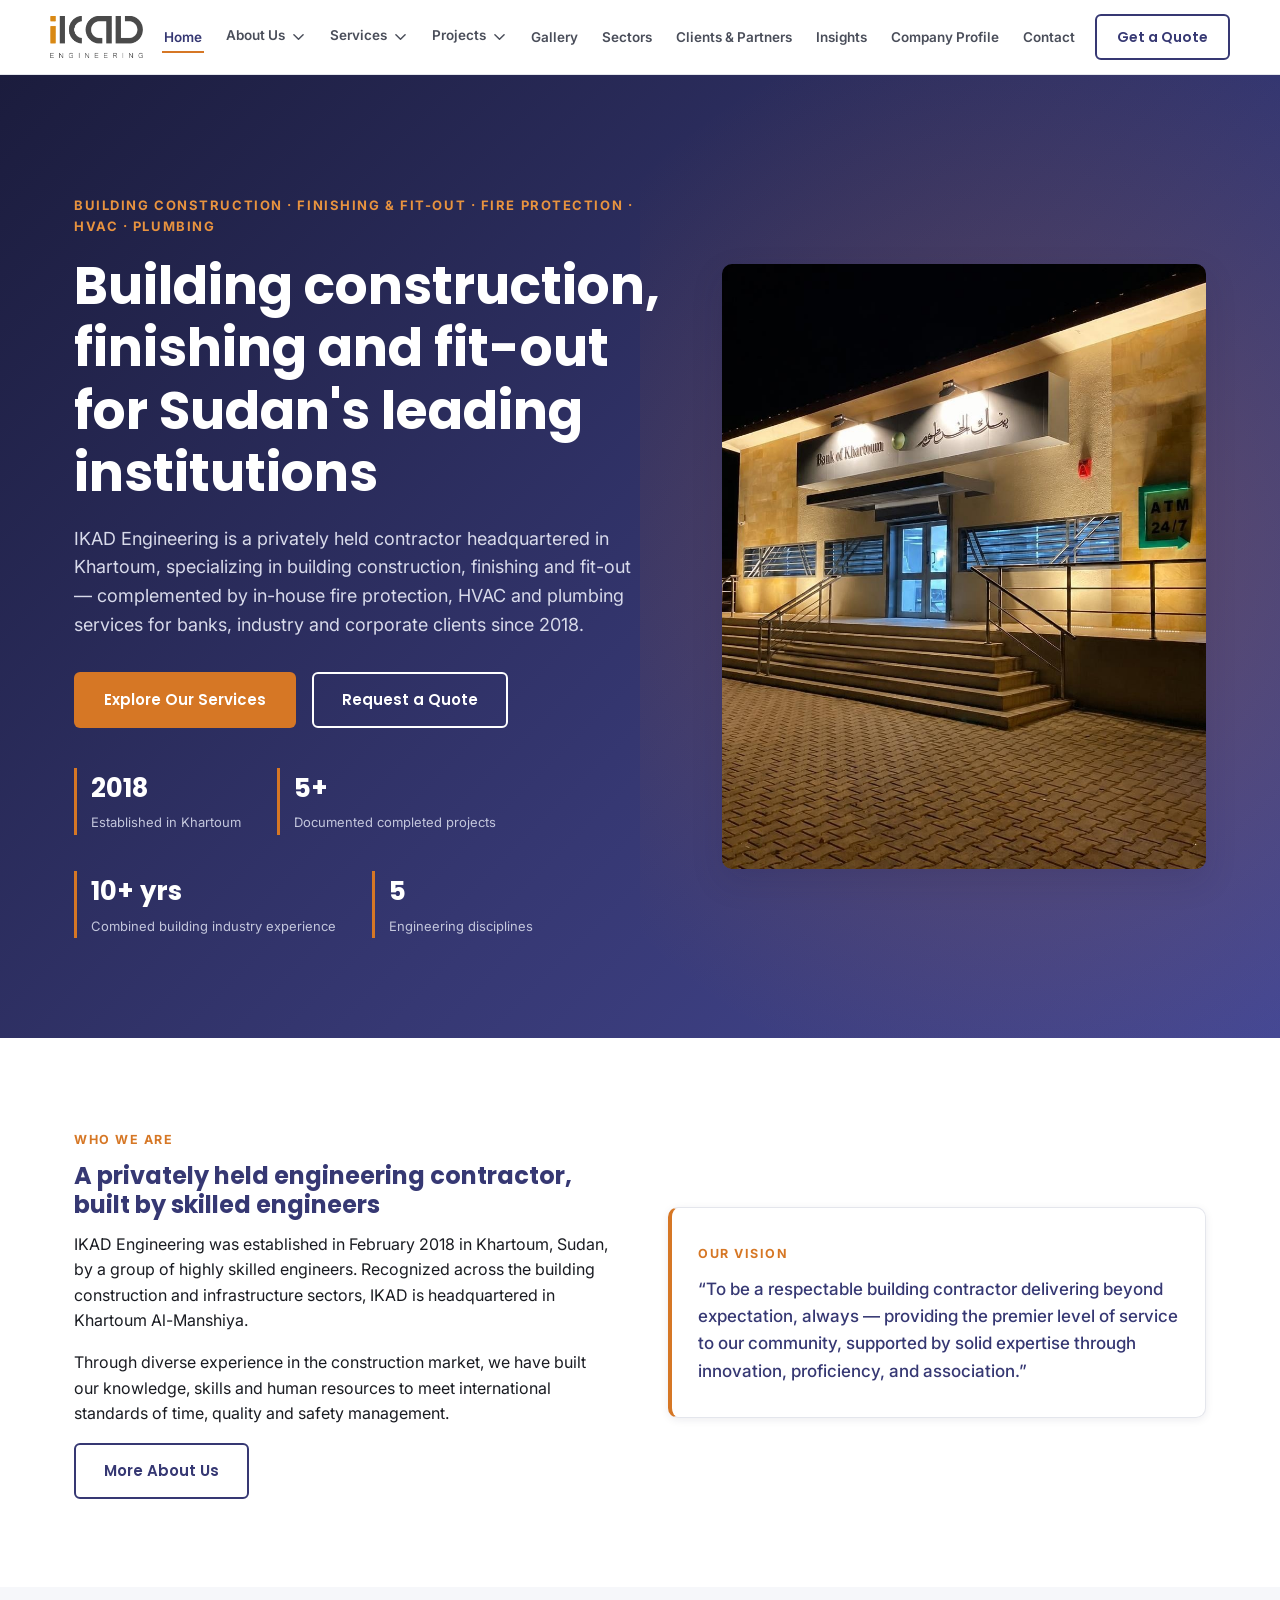
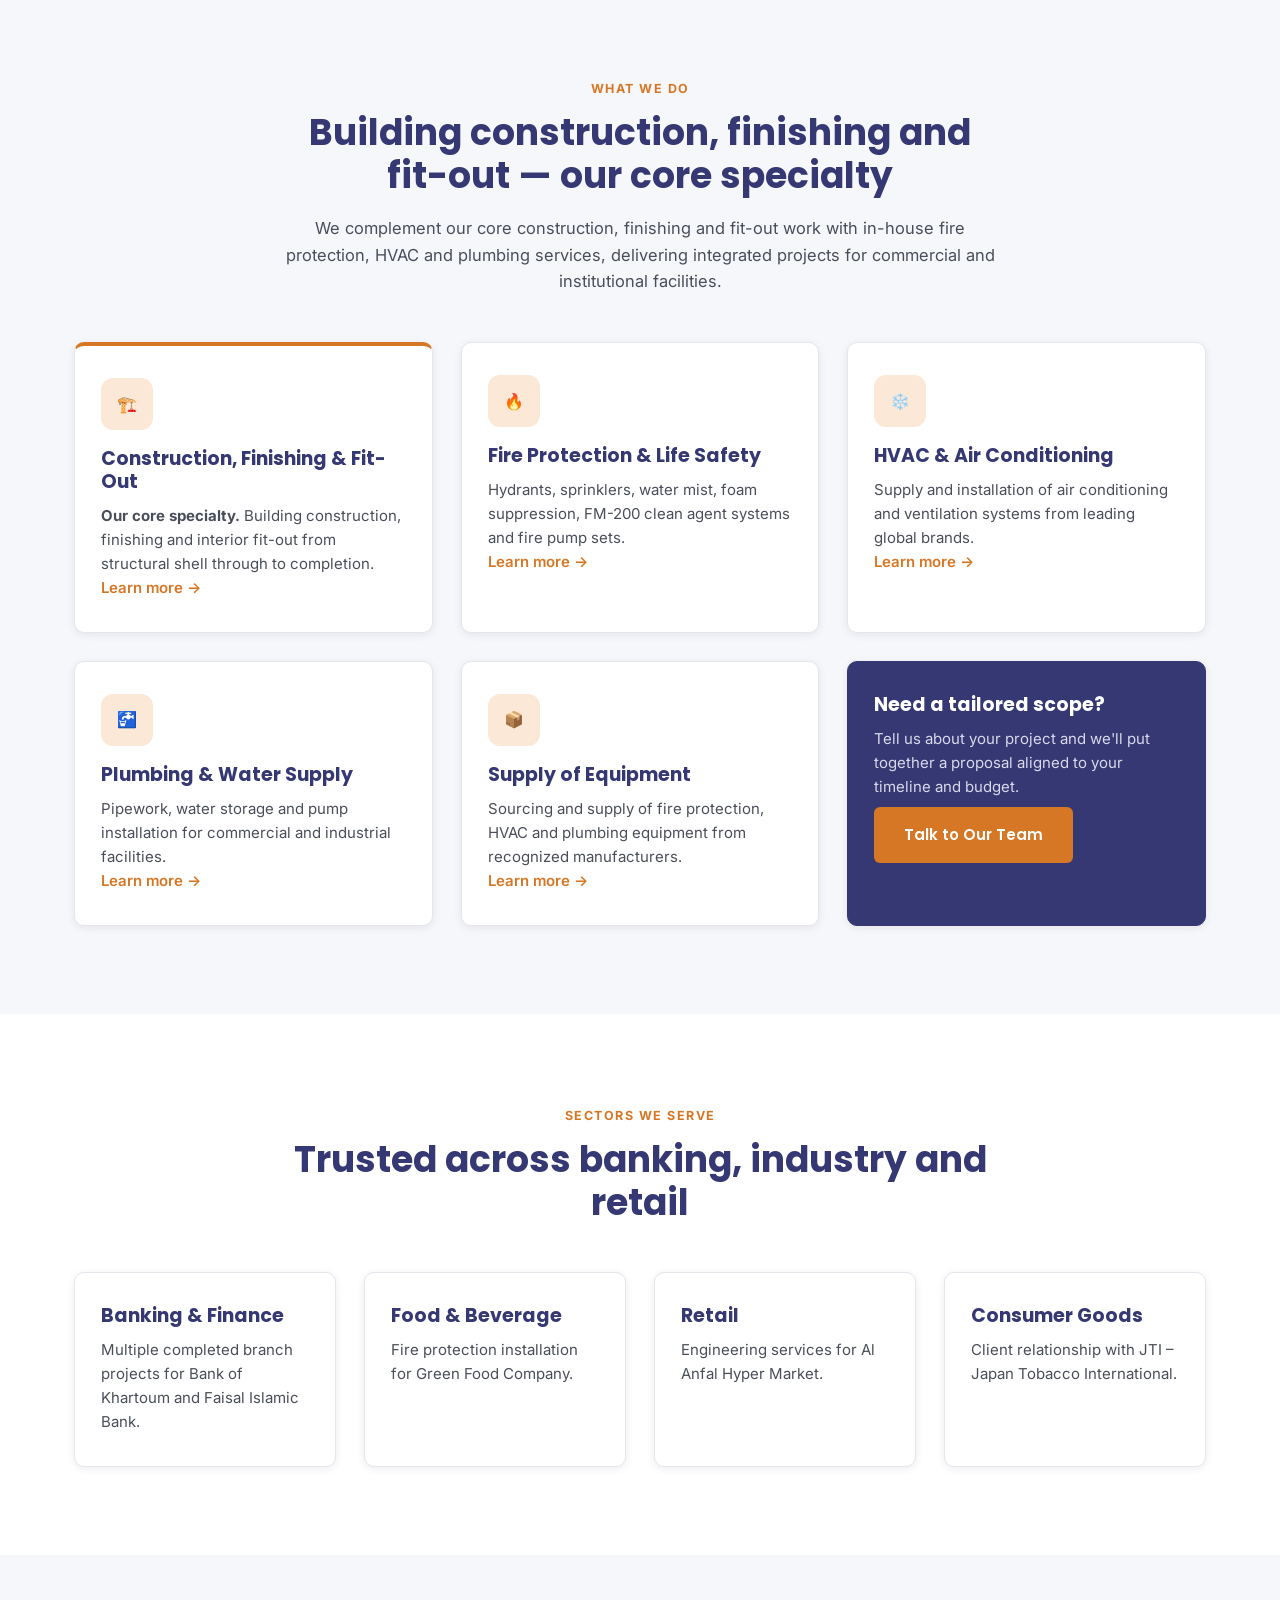
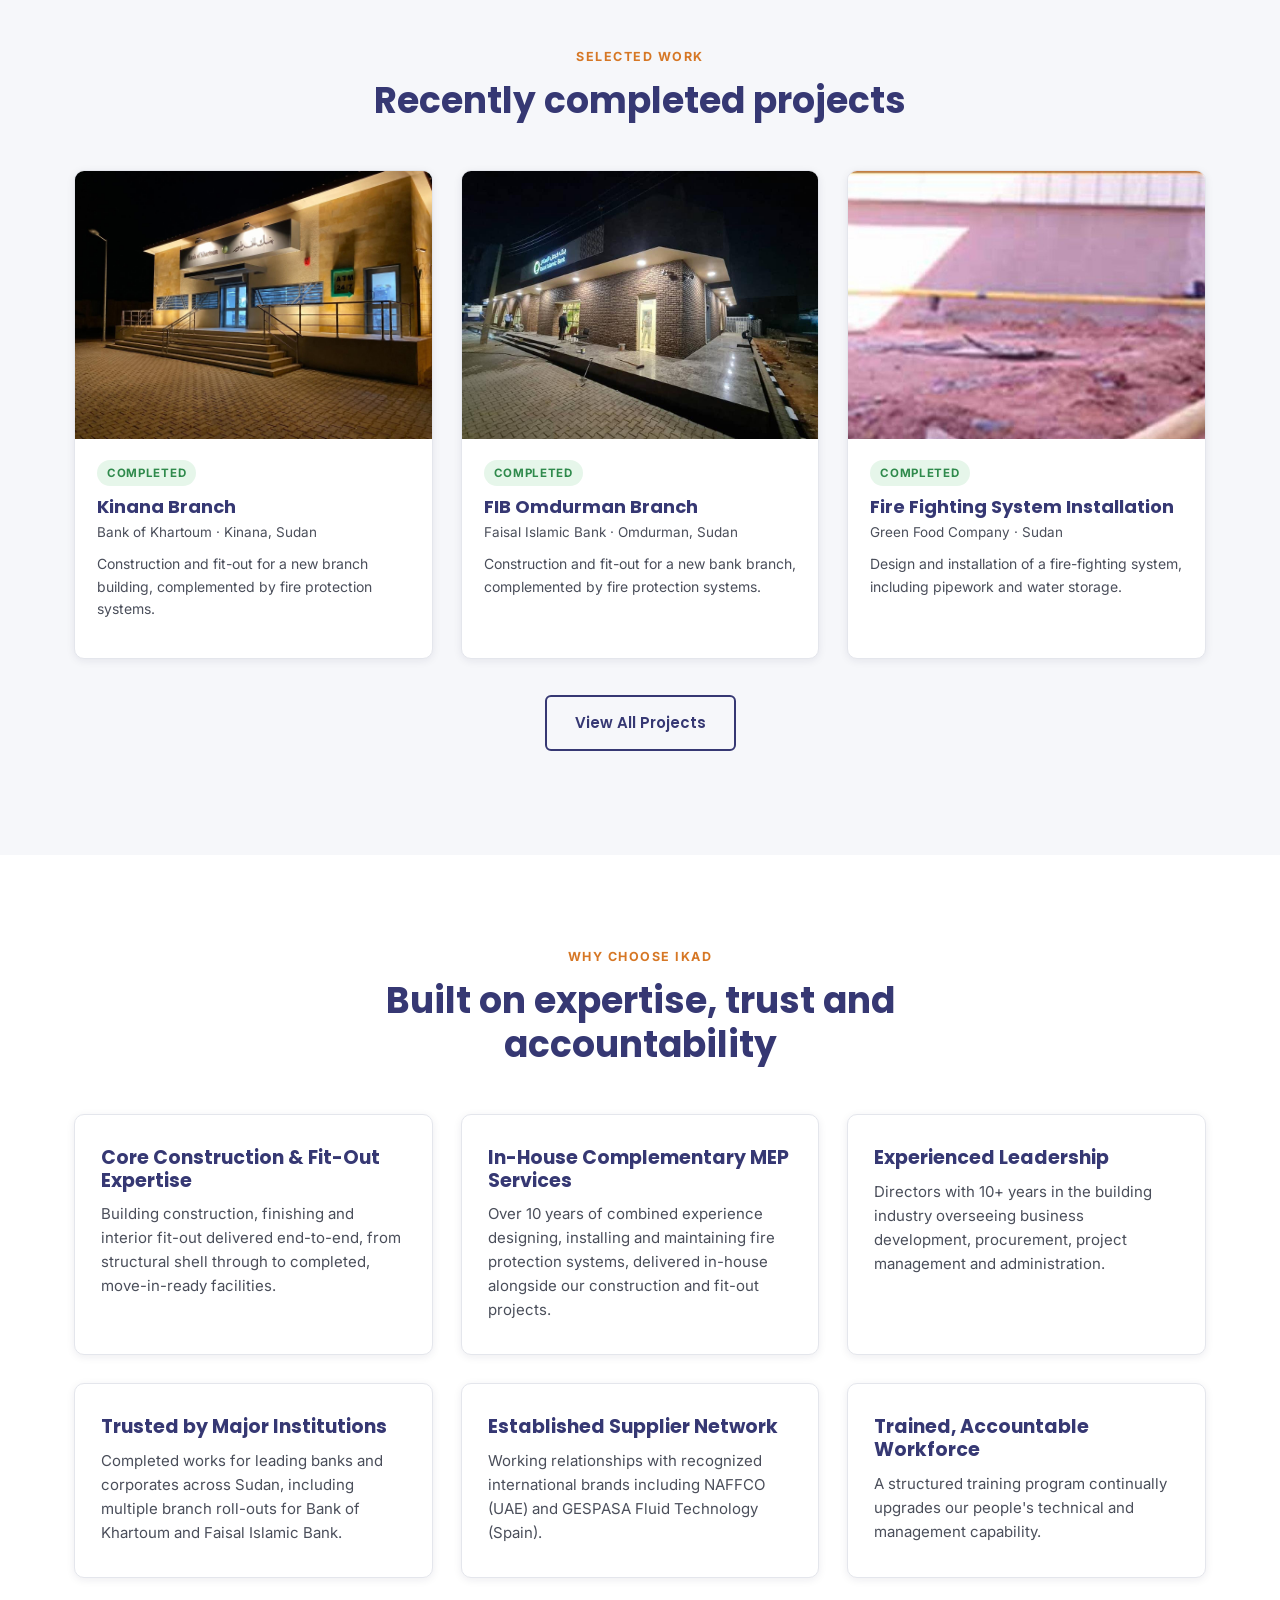
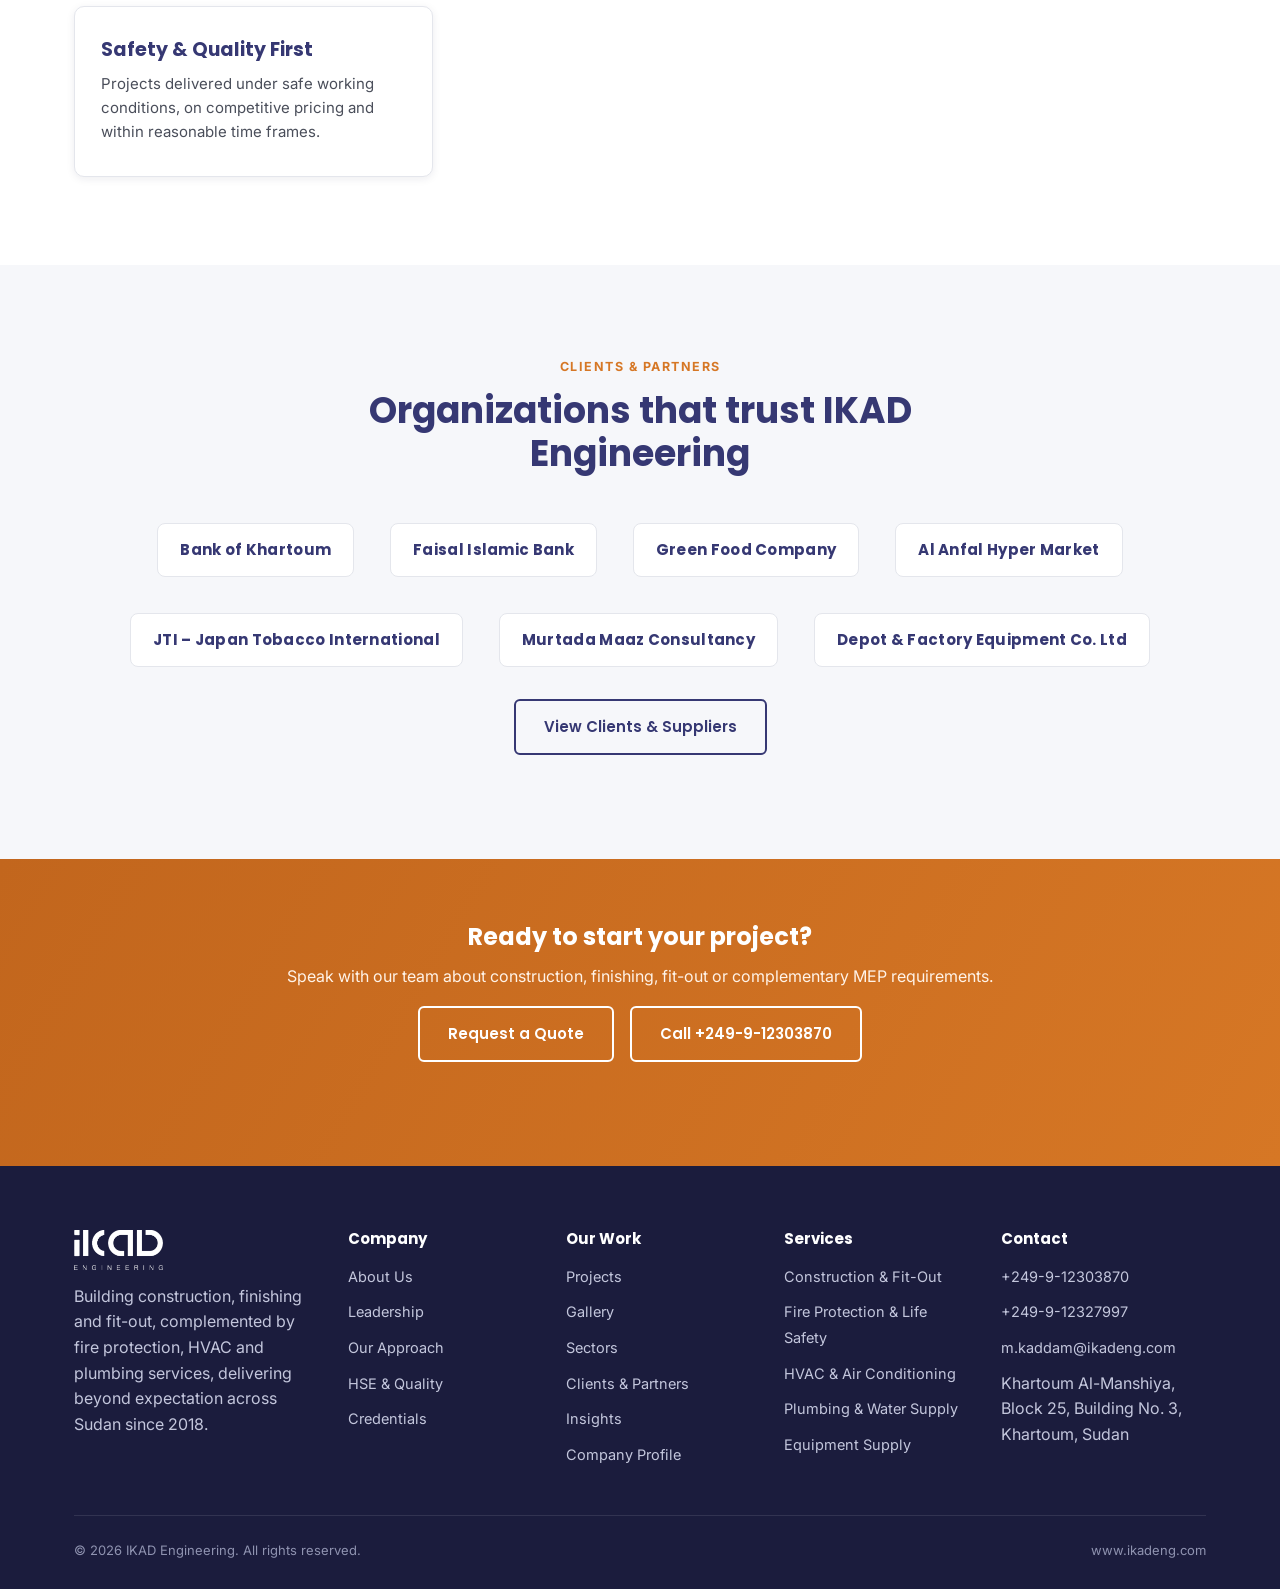
<file: index.html>
<!DOCTYPE html>
<html lang="en">
<head>
<meta charset="UTF-8">
<meta name="viewport" content="width=device-width, initial-scale=1.0">
<title>IKAD Engineering | Building Construction, Finishing &amp; Fit-Out — Khartoum, Sudan</title>
<meta name="description" content="IKAD Engineering is a Khartoum-based contractor specializing in building construction, finishing and fit-out, complemented by in-house fire protection, HVAC and plumbing services since 2018.">
<link rel="canonical" href="https://www.ikadeng.com/">
<meta property="og:type" content="website">
<meta property="og:title" content="IKAD Engineering | Building Construction, Finishing & Fit-Out">
<meta property="og:description" content="Khartoum-based contractor specializing in building construction, finishing and fit-out, complemented by in-house MEP services since 2018.">
<meta property="og:image" content="assets/img/projects/bahri-branch-construction.jpg">
<meta property="og:locale" content="en_US">
<meta name="robots" content="index,follow">
<link rel="icon" type="image/png" href="assets/img/brand/favicon-32.png">
<link rel="apple-touch-icon" href="assets/img/brand/favicon.png">
<link rel="preconnect" href="https://fonts.googleapis.com">
<link href="https://fonts.googleapis.com/css2?family=Inter:wght@400;500;600;700&family=Poppins:wght@600;700;800&display=swap" rel="stylesheet">
<link rel="stylesheet" href="assets/css/style.css">
<script>document.documentElement.classList.add("js");</script>
<script type="application/ld+json">
{
  "@context": "https://schema.org",
  "@type": "GeneralContractor",
  "name": "IKAD Engineering",
  "url": "https://www.ikadeng.com/",
  "logo": "assets/img/brand/ikad-logo-full.png",
  "foundingDate": "2018-02",
  "address": {
    "@type": "PostalAddress",
    "streetAddress": "Block 25, Building No. 3, Third Floor, Al-Manshiya",
    "addressLocality": "Khartoum",
    "addressCountry": "SD"
  },
  "telephone": ["+249-9-12303870", "+249-9-12327997"],
  "email": "m.kaddam@ikadeng.com",
  "sameAs": []
}
</script>
</head>
<body>

<header class="site-header">
  <div class="container nav">
    <a href="index.html" class="brand">
      <img src="assets/img/brand/ikad-logo-full.png" alt="IKAD Engineering logo" width="94" height="42">
    </a>
    <nav aria-label="Primary">
      <ul class="nav-links">
        <li><a href="index.html">Home</a></li>
        <li class="has-dropdown">
          <a href="about.html">About Us</a>
          <button class="dropdown-toggle" type="button" aria-expanded="false" aria-label="Toggle About submenu"><svg viewBox="0 0 12 8" fill="none" xmlns="http://www.w3.org/2000/svg"><path d="M1 1L6 6L11 1" stroke="currentColor" stroke-width="1.6" stroke-linecap="round" stroke-linejoin="round"/></svg></button>
          <ul class="dropdown-menu">
            <li><a href="about.html">Company</a></li>
            <li><a href="leadership.html">Leadership</a></li>
            <li><a href="approach.html">Our Approach</a></li>
            <li><a href="hse-quality.html">HSE &amp; Quality</a></li>
            <li><a href="credentials.html">Credentials</a></li>
          </ul>
        </li>
        <li class="has-dropdown">
          <a href="services.html">Services</a>
          <button class="dropdown-toggle" type="button" aria-expanded="false" aria-label="Toggle Services submenu"><svg viewBox="0 0 12 8" fill="none" xmlns="http://www.w3.org/2000/svg"><path d="M1 1L6 6L11 1" stroke="currentColor" stroke-width="1.6" stroke-linecap="round" stroke-linejoin="round"/></svg></button>
          <ul class="dropdown-menu">
            <li><a href="services.html#construction">Construction</a></li>
            <li><a href="services.html#finishing">Finishing &amp; Fit-Out</a></li>
            <li><a href="services.html#mep">MEP</a></li>
            <li><a href="services.html#fire-protection">Fire &amp; Life Safety</a></li>
            <li><a href="services.html#hvac">HVAC</a></li>
            <li><a href="services.html#plumbing">Plumbing</a></li>
            <li><a href="services.html#supply">Equipment Supply</a></li>
          </ul>
        </li>
        <li class="has-dropdown">
          <a href="projects.html">Projects</a>
          <button class="dropdown-toggle" type="button" aria-expanded="false" aria-label="Toggle Projects submenu"><svg viewBox="0 0 12 8" fill="none" xmlns="http://www.w3.org/2000/svg"><path d="M1 1L6 6L11 1" stroke="currentColor" stroke-width="1.6" stroke-linecap="round" stroke-linejoin="round"/></svg></button>
          <ul class="dropdown-menu">
            <li><a href="projects.html#banking">Banking</a></li>
            <li><a href="projects.html#commercial">Commercial</a></li>
            <li><a href="projects.html#industrial">Industrial</a></li>
            <li><a href="projects.html#retail">Retail</a></li>
            <li><a href="projects.html#fire-protection">Fire Protection</a></li>
          </ul>
        </li>
        <li><a href="gallery.html">Gallery</a></li>
        <li><a href="sectors.html">Sectors</a></li>
        <li><a href="clients.html">Clients &amp; Partners</a></li>
        <li><a href="insights.html">Insights</a></li>
        <li><a href="company-profile.html">Company Profile</a></li>
        <li><a href="contact.html">Contact</a></li>
      </ul>
    </nav>
    <div class="nav-cta">
      <a href="contact.html" class="btn btn-outline-dark">Get a Quote</a>
      <button class="nav-toggle" aria-label="Toggle menu" aria-expanded="false"><span></span><span></span><span></span></button>
    </div>
  </div>
</header>

<main>
  <section class="hero">
    <div class="container">
      <div>
        <span class="hero-eyebrow">Building Construction &middot; Finishing &amp; Fit-Out &middot; Fire Protection &middot; HVAC &middot; Plumbing</span>
        <h1>Building construction, finishing and fit-out for Sudan's leading institutions</h1>
        <p class="lead">IKAD Engineering is a privately held contractor headquartered in Khartoum, specializing in building construction, finishing and fit-out &mdash; complemented by in-house fire protection, HVAC and plumbing services for banks, industry and corporate clients since 2018.</p>
        <div class="hero-actions">
          <a href="services.html" class="btn btn-primary">Explore Our Services</a>
          <a href="contact.html" class="btn btn-outline">Request a Quote</a>
        </div>
        <div class="hero-stats">
          <div><strong>2018</strong><span>Established in Khartoum</span></div>
          <div><strong>5+</strong><span>Documented completed projects</span></div>
          <div><strong>10+ yrs</strong><span>Combined building industry experience</span></div>
          <div><strong>5</strong><span>Engineering disciplines</span></div>
        </div>
      </div>
      <div class="hero-media reveal">
        <img src="assets/img/projects/kinana-branch-exterior-finishing.jpg" alt="Completed Bank of Khartoum branch project delivered by IKAD Engineering" loading="eager">
      </div>
    </div>
  </section>

  <section aria-label="Introduction">
    <div class="container two-col">
      <div class="reveal">
        <span class="eyebrow">Who We Are</span>
        <h2>A privately held engineering contractor, built by skilled engineers</h2>
        <p>IKAD Engineering was established in February 2018 in Khartoum, Sudan, by a group of highly skilled engineers. Recognized across the building construction and infrastructure sectors, IKAD is headquartered in Khartoum Al-Manshiya.</p>
        <p>Through diverse experience in the construction market, we have built our knowledge, skills and human resources to meet international standards of time, quality and safety management.</p>
        <a href="about.html" class="btn btn-outline-dark">More About Us</a>
      </div>
      <div class="card reveal" style="border-left:4px solid var(--orange-500);">
        <span class="eyebrow">Our Vision</span>
        <p style="font-size:17px;color:var(--navy-700);font-weight:500;">&ldquo;To be a respectable building contractor delivering beyond expectation, always &mdash; providing the premier level of service to our community, supported by solid expertise through innovation, proficiency, and association.&rdquo;</p>
      </div>
    </div>
  </section>

  <section class="bg-soft" id="services">
    <div class="container">
      <div class="section-head center reveal">
        <span class="eyebrow">What We Do</span>
        <h2>Building construction, finishing and fit-out &mdash; our core specialty</h2>
        <p>We complement our core construction, finishing and fit-out work with in-house fire protection, HVAC and plumbing services, delivering integrated projects for commercial and institutional facilities.</p>
      </div>
      <div class="grid grid-3">
        <div class="card reveal" style="border-top:4px solid var(--orange-500);">
          <div class="icon">🏗️</div>
          <h3>Construction, Finishing &amp; Fit-Out</h3>
          <p><strong>Our core specialty.</strong> Building construction, finishing and interior fit-out from structural shell through to completion.</p>
          <p><a href="services.html#construction" style="color:var(--orange-500);font-weight:600;">Learn more &rarr;</a></p>
        </div>
        <div class="card reveal">
          <div class="icon">🔥</div>
          <h3>Fire Protection &amp; Life Safety</h3>
          <p>Hydrants, sprinklers, water mist, foam suppression, FM-200 clean agent systems and fire pump sets.</p>
          <p><a href="services.html#fire-protection" style="color:var(--orange-500);font-weight:600;">Learn more &rarr;</a></p>
        </div>
        <div class="card reveal">
          <div class="icon">❄️</div>
          <h3>HVAC &amp; Air Conditioning</h3>
          <p>Supply and installation of air conditioning and ventilation systems from leading global brands.</p>
          <p><a href="services.html#hvac" style="color:var(--orange-500);font-weight:600;">Learn more &rarr;</a></p>
        </div>
        <div class="card reveal">
          <div class="icon">🚰</div>
          <h3>Plumbing &amp; Water Supply</h3>
          <p>Pipework, water storage and pump installation for commercial and industrial facilities.</p>
          <p><a href="services.html#plumbing" style="color:var(--orange-500);font-weight:600;">Learn more &rarr;</a></p>
        </div>
        <div class="card reveal">
          <div class="icon">📦</div>
          <h3>Supply of Equipment</h3>
          <p>Sourcing and supply of fire protection, HVAC and plumbing equipment from recognized manufacturers.</p>
          <p><a href="services.html#supply" style="color:var(--orange-500);font-weight:600;">Learn more &rarr;</a></p>
        </div>
        <div class="card reveal" style="background:var(--navy-700);border-color:var(--navy-700);">
          <h3 style="color:#fff;">Need a tailored scope?</h3>
          <p style="color:#d8daea;">Tell us about your project and we'll put together a proposal aligned to your timeline and budget.</p>
          <a href="contact.html" class="btn btn-primary" style="margin-top:8px;">Talk to Our Team</a>
        </div>
      </div>
    </div>
  </section>

  <section>
    <div class="container">
      <div class="section-head center reveal">
        <span class="eyebrow">Sectors We Serve</span>
        <h2>Trusted across banking, industry and retail</h2>
      </div>
      <div class="grid grid-4">
        <div class="card reveal"><h3>Banking &amp; Finance</h3><p>Multiple completed branch projects for Bank of Khartoum and Faisal Islamic Bank.</p></div>
        <div class="card reveal"><h3>Food &amp; Beverage</h3><p>Fire protection installation for Green Food Company.</p></div>
        <div class="card reveal"><h3>Retail</h3><p>Engineering services for Al Anfal Hyper Market.</p></div>
        <div class="card reveal"><h3>Consumer Goods</h3><p>Client relationship with JTI &ndash; Japan Tobacco International.</p></div>
      </div>
    </div>
  </section>

  <section class="bg-soft">
    <div class="container">
      <div class="section-head center reveal">
        <span class="eyebrow">Selected Work</span>
        <h2>Recently completed projects</h2>
      </div>
      <div class="grid grid-3">
        <div class="project-card reveal">
          <div class="thumb"><img src="assets/img/projects/kinana-branch-exterior-finishing.jpg" alt="Bank of Khartoum Kinana branch completed project" loading="lazy"></div>
          <div class="body">
            <span class="status">Completed</span>
            <h3>Kinana Branch</h3>
            <div class="meta">Bank of Khartoum &middot; Kinana, Sudan</div>
            <p class="scope">Construction and fit-out for a new branch building, complemented by fire protection systems.</p>
          </div>
        </div>
        <div class="project-card reveal">
          <div class="thumb"><img src="assets/img/projects/fib-omdurman-branch-exterior.jpg" alt="Faisal Islamic Bank Omdurman branch completed project" loading="lazy"></div>
          <div class="body">
            <span class="status">Completed</span>
            <h3>FIB Omdurman Branch</h3>
            <div class="meta">Faisal Islamic Bank &middot; Omdurman, Sudan</div>
            <p class="scope">Construction and fit-out for a new bank branch, complemented by fire protection systems.</p>
          </div>
        </div>
        <div class="project-card reveal">
          <div class="thumb"><img src="assets/img/projects/green-food-firefighting-pipework.jpg" alt="Green Food Company fire fighting system installation" loading="lazy"></div>
          <div class="body">
            <span class="status">Completed</span>
            <h3>Fire Fighting System Installation</h3>
            <div class="meta">Green Food Company &middot; Sudan</div>
            <p class="scope">Design and installation of a fire-fighting system, including pipework and water storage.</p>
          </div>
        </div>
      </div>
      <p style="text-align:center;margin-top:36px;"><a href="projects.html" class="btn btn-outline-dark">View All Projects</a></p>
    </div>
  </section>

  <section>
    <div class="container">
      <div class="section-head center reveal">
        <span class="eyebrow">Why Choose IKAD</span>
        <h2>Built on expertise, trust and accountability</h2>
      </div>
      <div class="grid grid-3">
        <div class="card reveal">
          <h3>Core Construction &amp; Fit-Out Expertise</h3>
          <p>Building construction, finishing and interior fit-out delivered end-to-end, from structural shell through to completed, move-in-ready facilities.</p>
        </div>
        <div class="card reveal">
          <h3>In-House Complementary MEP Services</h3>
          <p>Over 10 years of combined experience designing, installing and maintaining fire protection systems, delivered in-house alongside our construction and fit-out projects.</p>
        </div>
        <div class="card reveal">
          <h3>Experienced Leadership</h3>
          <p>Directors with 10+ years in the building industry overseeing business development, procurement, project management and administration.</p>
        </div>
        <div class="card reveal">
          <h3>Trusted by Major Institutions</h3>
          <p>Completed works for leading banks and corporates across Sudan, including multiple branch roll-outs for Bank of Khartoum and Faisal Islamic Bank.</p>
        </div>
        <div class="card reveal">
          <h3>Established Supplier Network</h3>
          <p>Working relationships with recognized international brands including NAFFCO (UAE) and GESPASA Fluid Technology (Spain).</p>
        </div>
        <div class="card reveal">
          <h3>Trained, Accountable Workforce</h3>
          <p>A structured training program continually upgrades our people's technical and management capability.</p>
        </div>
        <div class="card reveal">
          <h3>Safety &amp; Quality First</h3>
          <p>Projects delivered under safe working conditions, on competitive pricing and within reasonable time frames.</p>
        </div>
      </div>
    </div>
  </section>

  <section class="bg-soft">
    <div class="container">
      <div class="section-head center reveal">
        <span class="eyebrow">Clients &amp; Partners</span>
        <h2>Organizations that trust IKAD Engineering</h2>
      </div>
      <div class="logo-strip reveal">
        <span class="chip">Bank of Khartoum</span>
        <span class="chip">Faisal Islamic Bank</span>
        <span class="chip">Green Food Company</span>
        <span class="chip">Al Anfal Hyper Market</span>
        <span class="chip">JTI &ndash; Japan Tobacco International</span>
        <span class="chip">Murtada Maaz Consultancy</span>
        <span class="chip">Depot &amp; Factory Equipment Co. Ltd</span>
      </div>
      <p style="text-align:center;margin-top:32px;"><a href="clients.html" class="btn btn-outline-dark">View Clients &amp; Suppliers</a></p>
    </div>
  </section>

  <section class="cta-band">
    <div class="container">
      <h2>Ready to start your project?</h2>
      <p>Speak with our team about construction, finishing, fit-out or complementary MEP requirements.</p>
      <div class="hero-actions" style="justify-content:center;">
        <a href="contact.html" class="btn btn-outline">Request a Quote</a>
        <a href="tel:+249912303870" class="btn btn-outline">Call +249-9-12303870</a>
      </div>
    </div>
  </section>
</main>

<footer class="site-footer">
  <div class="container">
    <div class="footer-grid">
      <div>
        <div class="footer-brand">
          <img src="assets/img/brand/ikad-logo-full.png" alt="IKAD Engineering">
        </div>
        <p>Building construction, finishing and fit-out, complemented by fire protection, HVAC and plumbing services, delivering beyond expectation across Sudan since 2018.</p>
      </div>
      <div>
        <h4>Company</h4>
        <ul>
          <li><a href="about.html">About Us</a></li>
          <li><a href="leadership.html">Leadership</a></li>
          <li><a href="approach.html">Our Approach</a></li>
          <li><a href="hse-quality.html">HSE &amp; Quality</a></li>
          <li><a href="credentials.html">Credentials</a></li>
        </ul>
      </div>
      <div>
        <h4>Our Work</h4>
        <ul>
          <li><a href="projects.html">Projects</a></li>
          <li><a href="gallery.html">Gallery</a></li>
          <li><a href="sectors.html">Sectors</a></li>
          <li><a href="clients.html">Clients &amp; Partners</a></li>
          <li><a href="insights.html">Insights</a></li>
          <li><a href="company-profile.html">Company Profile</a></li>
        </ul>
      </div>
      <div>
        <h4>Services</h4>
        <ul>
          <li><a href="services.html#construction">Construction &amp; Fit-Out</a></li>
          <li><a href="services.html#fire-protection">Fire Protection &amp; Life Safety</a></li>
          <li><a href="services.html#hvac">HVAC &amp; Air Conditioning</a></li>
          <li><a href="services.html#plumbing">Plumbing &amp; Water Supply</a></li>
          <li><a href="services.html#supply">Equipment Supply</a></li>
        </ul>
      </div>
      <div>
        <h4>Contact</h4>
        <ul>
          <li><a href="tel:+249912303870">+249-9-12303870</a></li>
          <li><a href="tel:+249912327997">+249-9-12327997</a></li>
          <li><a href="mailto:m.kaddam@ikadeng.com">m.kaddam@ikadeng.com</a></li>
          <li>Khartoum Al-Manshiya, Block 25, Building No. 3, Khartoum, Sudan</li>
        </ul>
      </div>
    </div>
    <div class="footer-bottom">
      <span>&copy; <span data-year></span> IKAD Engineering. All rights reserved.</span>
      <span>www.ikadeng.com</span>
    </div>
  </div>
</footer>
<div class="mobile-bar">
  <div class="row">
    <a class="call" href="tel:+249912303870">Call Us</a>
    <a class="email" href="mailto:m.kaddam@ikadeng.com">Email Us</a>
  </div>
</div>
<script src="assets/js/main.js"></script>
</body>
</html>
</file>
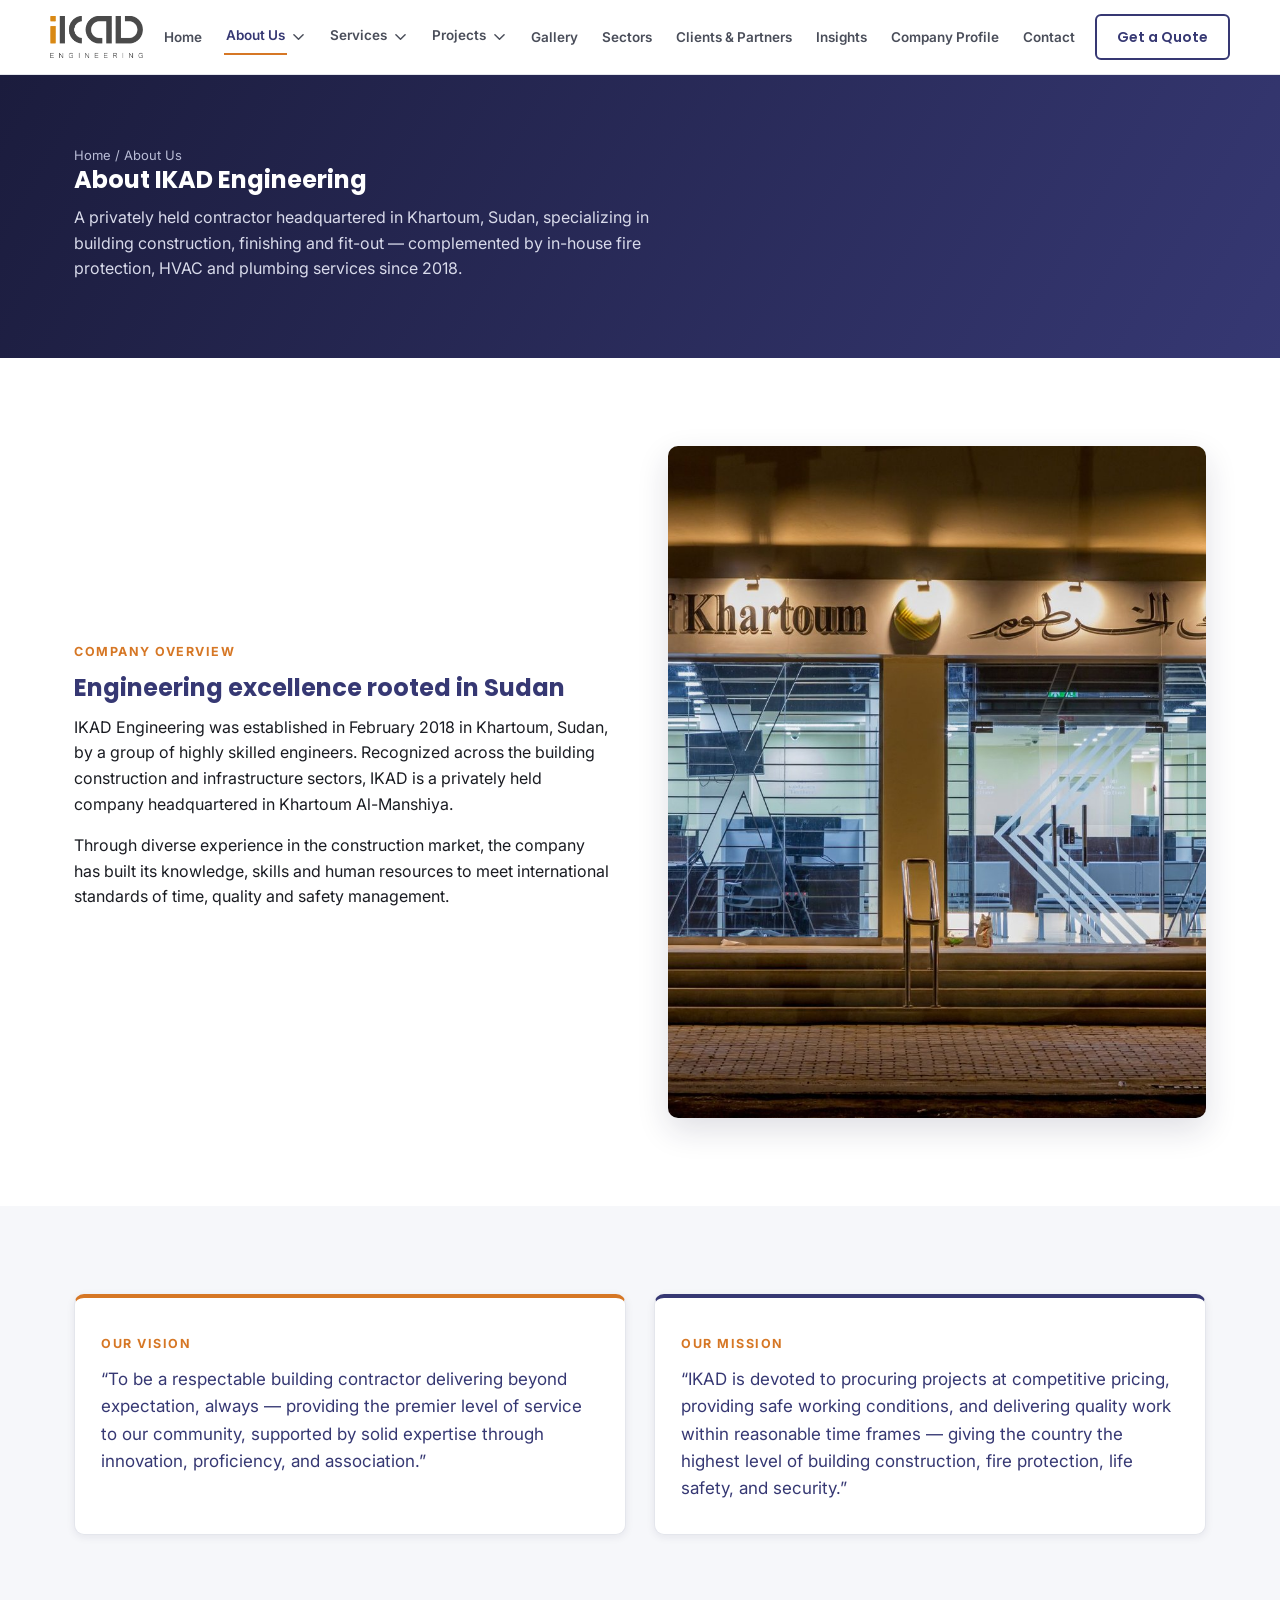
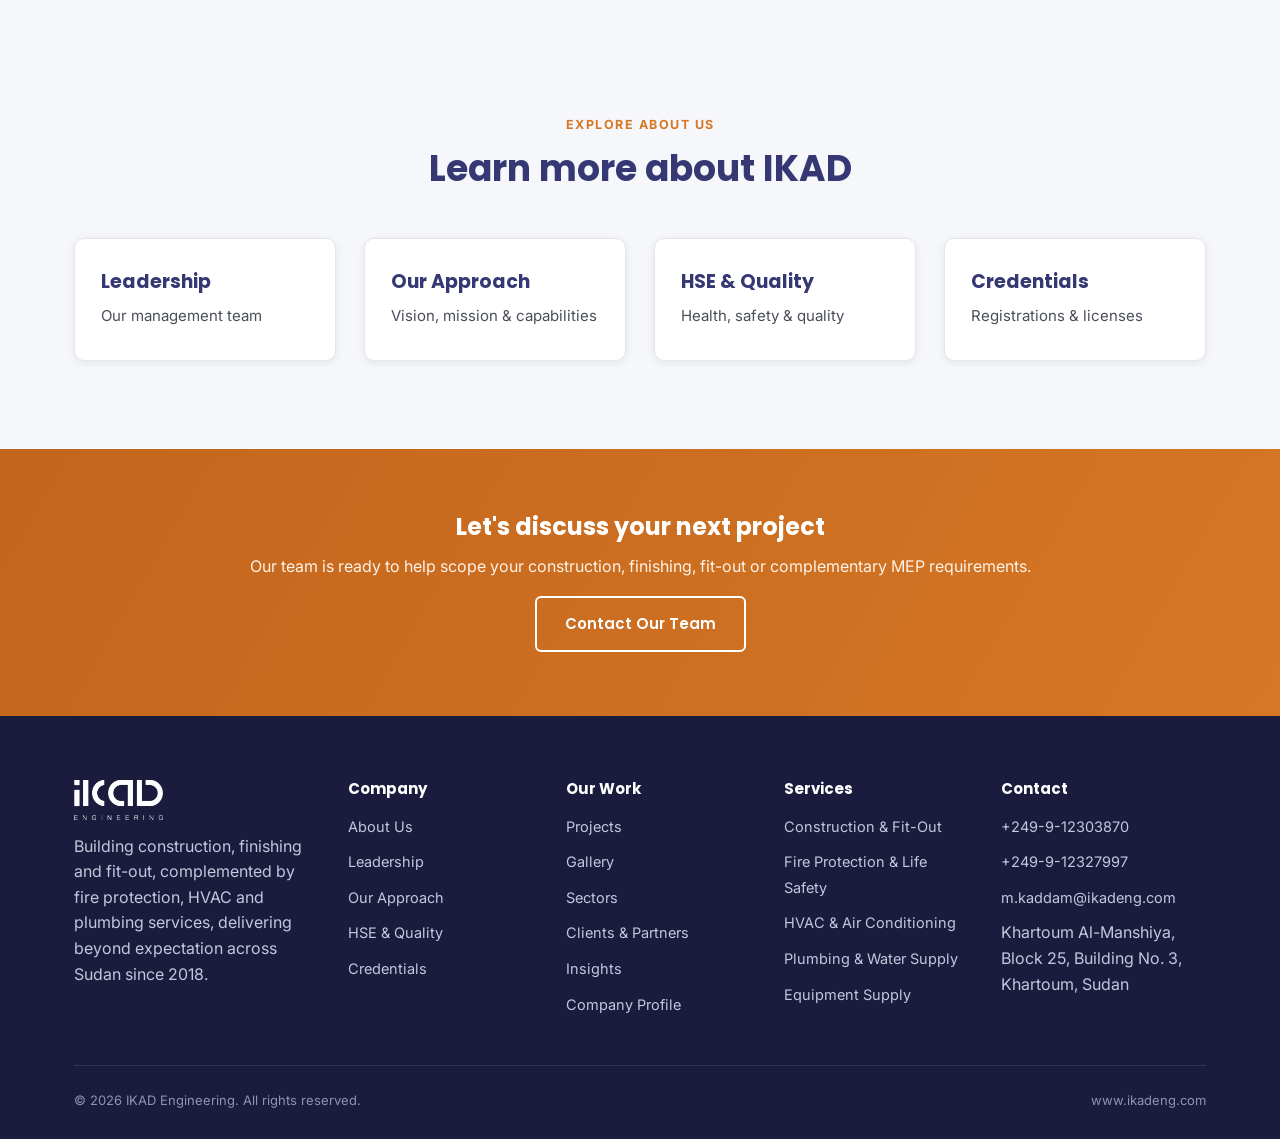
<file: about.html>
<!DOCTYPE html>
<html lang="en">
<head>
<meta charset="UTF-8">
<meta name="viewport" content="width=device-width, initial-scale=1.0">
<title>About IKAD Engineering | Vision, Mission &amp; Capabilities</title>
<meta name="description" content="Learn about IKAD Engineering — a Khartoum-based contractor established in 2018 specializing in building construction, finishing and fit-out.">
<link rel="canonical" href="https://www.ikadeng.com/about.html">
<meta property="og:title" content="About IKAD Engineering">
<meta property="og:description" content="Our vision, mission, management team and engineering capabilities.">
<meta property="og:image" content="assets/img/projects/bahri-branch-exterior-night.jpg">
<link rel="icon" type="image/png" href="assets/img/brand/favicon-32.png">
<link rel="preconnect" href="https://fonts.googleapis.com">
<link href="https://fonts.googleapis.com/css2?family=Inter:wght@400;500;600;700&family=Poppins:wght@600;700;800&display=swap" rel="stylesheet">
<link rel="stylesheet" href="assets/css/style.css">
<script>document.documentElement.classList.add("js");</script>
</head>
<body>

<header class="site-header">
  <div class="container nav">
    <a href="index.html" class="brand">
      <img src="assets/img/brand/ikad-logo-full.png" alt="IKAD Engineering logo" width="94" height="42">
    </a>
    <nav aria-label="Primary">
      <ul class="nav-links">
        <li><a href="index.html">Home</a></li>
        <li class="has-dropdown">
          <a href="about.html">About Us</a>
          <button class="dropdown-toggle" type="button" aria-expanded="false" aria-label="Toggle About submenu"><svg viewBox="0 0 12 8" fill="none" xmlns="http://www.w3.org/2000/svg"><path d="M1 1L6 6L11 1" stroke="currentColor" stroke-width="1.6" stroke-linecap="round" stroke-linejoin="round"/></svg></button>
          <ul class="dropdown-menu">
            <li><a href="about.html">Company</a></li>
            <li><a href="leadership.html">Leadership</a></li>
            <li><a href="approach.html">Our Approach</a></li>
            <li><a href="hse-quality.html">HSE &amp; Quality</a></li>
            <li><a href="credentials.html">Credentials</a></li>
          </ul>
        </li>
        <li class="has-dropdown">
          <a href="services.html">Services</a>
          <button class="dropdown-toggle" type="button" aria-expanded="false" aria-label="Toggle Services submenu"><svg viewBox="0 0 12 8" fill="none" xmlns="http://www.w3.org/2000/svg"><path d="M1 1L6 6L11 1" stroke="currentColor" stroke-width="1.6" stroke-linecap="round" stroke-linejoin="round"/></svg></button>
          <ul class="dropdown-menu">
            <li><a href="services.html#construction">Construction</a></li>
            <li><a href="services.html#finishing">Finishing &amp; Fit-Out</a></li>
            <li><a href="services.html#mep">MEP</a></li>
            <li><a href="services.html#fire-protection">Fire &amp; Life Safety</a></li>
            <li><a href="services.html#hvac">HVAC</a></li>
            <li><a href="services.html#plumbing">Plumbing</a></li>
            <li><a href="services.html#supply">Equipment Supply</a></li>
          </ul>
        </li>
        <li class="has-dropdown">
          <a href="projects.html">Projects</a>
          <button class="dropdown-toggle" type="button" aria-expanded="false" aria-label="Toggle Projects submenu"><svg viewBox="0 0 12 8" fill="none" xmlns="http://www.w3.org/2000/svg"><path d="M1 1L6 6L11 1" stroke="currentColor" stroke-width="1.6" stroke-linecap="round" stroke-linejoin="round"/></svg></button>
          <ul class="dropdown-menu">
            <li><a href="projects.html#banking">Banking</a></li>
            <li><a href="projects.html#commercial">Commercial</a></li>
            <li><a href="projects.html#industrial">Industrial</a></li>
            <li><a href="projects.html#retail">Retail</a></li>
            <li><a href="projects.html#fire-protection">Fire Protection</a></li>
          </ul>
        </li>
        <li><a href="gallery.html">Gallery</a></li>
        <li><a href="sectors.html">Sectors</a></li>
        <li><a href="clients.html">Clients &amp; Partners</a></li>
        <li><a href="insights.html">Insights</a></li>
        <li><a href="company-profile.html">Company Profile</a></li>
        <li><a href="contact.html">Contact</a></li>
      </ul>
    </nav>
    <div class="nav-cta">
      <a href="contact.html" class="btn btn-outline-dark">Get a Quote</a>
      <button class="nav-toggle" aria-label="Toggle menu" aria-expanded="false"><span></span><span></span><span></span></button>
    </div>
  </div>
</header>

<main>
  <section class="page-hero">
    <div class="container">
      <div class="breadcrumb"><a href="index.html">Home</a> / About Us</div>
      <h1>About IKAD Engineering</h1>
      <p style="color:#d8daea;max-width:60ch;">A privately held contractor headquartered in Khartoum, Sudan, specializing in building construction, finishing and fit-out &mdash; complemented by in-house fire protection, HVAC and plumbing services since 2018.</p>
    </div>
  </section>

  <section>
    <div class="container two-col">
      <div class="reveal">
        <span class="eyebrow">Company Overview</span>
        <h2>Engineering excellence rooted in Sudan</h2>
        <p>IKAD Engineering was established in February 2018 in Khartoum, Sudan, by a group of highly skilled engineers. Recognized across the building construction and infrastructure sectors, IKAD is a privately held company headquartered in Khartoum Al-Manshiya.</p>
        <p>Through diverse experience in the construction market, the company has built its knowledge, skills and human resources to meet international standards of time, quality and safety management.</p>
      </div>
      <div class="hero-media reveal">
        <img src="assets/img/projects/bahri-branch-exterior-night.jpg" alt="Completed Bank of Khartoum branch, part of IKAD Engineering's civil works" loading="lazy">
      </div>
    </div>
  </section>

  <section class="bg-soft">
    <div class="container">
      <div class="grid grid-2">
        <div class="card reveal" style="border-top:4px solid var(--orange-500);">
          <span class="eyebrow">Our Vision</span>
          <p style="font-size:17px;color:var(--navy-700);">&ldquo;To be a respectable building contractor delivering beyond expectation, always &mdash; providing the premier level of service to our community, supported by solid expertise through innovation, proficiency, and association.&rdquo;</p>
        </div>
        <div class="card reveal" style="border-top:4px solid var(--navy-700);">
          <span class="eyebrow">Our Mission</span>
          <p style="font-size:17px;color:var(--navy-700);">&ldquo;IKAD is devoted to procuring projects at competitive pricing, providing safe working conditions, and delivering quality work within reasonable time frames &mdash; giving the country the highest level of building construction, fire protection, life safety, and security.&rdquo;</p>
        </div>
      </div>
    </div>
  </section>

  <section class="bg-soft">
    <div class="container">
      <div class="section-head center reveal">
        <span class="eyebrow">Explore About Us</span>
        <h2>Learn more about IKAD</h2>
      </div>
      <div class="grid grid-4">
        <a class="card reveal" href="leadership.html" style="display:block;color:inherit;text-decoration:none;"><h3>Leadership</h3><p>Our management team</p></a>
        <a class="card reveal" href="approach.html" style="display:block;color:inherit;text-decoration:none;"><h3>Our Approach</h3><p>Vision, mission &amp; capabilities</p></a>
        <a class="card reveal" href="hse-quality.html" style="display:block;color:inherit;text-decoration:none;"><h3>HSE &amp; Quality</h3><p>Health, safety &amp; quality</p></a>
        <a class="card reveal" href="credentials.html" style="display:block;color:inherit;text-decoration:none;"><h3>Credentials</h3><p>Registrations &amp; licenses</p></a>
      </div>
    </div>
  </section>

  <section class="cta-band">
    <div class="container">
      <h2>Let's discuss your next project</h2>
      <p>Our team is ready to help scope your construction, finishing, fit-out or complementary MEP requirements.</p>
      <a href="contact.html" class="btn btn-outline">Contact Our Team</a>
    </div>
  </section>
</main>

<footer class="site-footer">
  <div class="container">
    <div class="footer-grid">
      <div>
        <div class="footer-brand">
          <img src="assets/img/brand/ikad-logo-full.png" alt="IKAD Engineering">
        </div>
        <p>Building construction, finishing and fit-out, complemented by fire protection, HVAC and plumbing services, delivering beyond expectation across Sudan since 2018.</p>
      </div>
      <div>
        <h4>Company</h4>
        <ul>
          <li><a href="about.html">About Us</a></li>
          <li><a href="leadership.html">Leadership</a></li>
          <li><a href="approach.html">Our Approach</a></li>
          <li><a href="hse-quality.html">HSE &amp; Quality</a></li>
          <li><a href="credentials.html">Credentials</a></li>
        </ul>
      </div>
      <div>
        <h4>Our Work</h4>
        <ul>
          <li><a href="projects.html">Projects</a></li>
          <li><a href="gallery.html">Gallery</a></li>
          <li><a href="sectors.html">Sectors</a></li>
          <li><a href="clients.html">Clients &amp; Partners</a></li>
          <li><a href="insights.html">Insights</a></li>
          <li><a href="company-profile.html">Company Profile</a></li>
        </ul>
      </div>
      <div>
        <h4>Services</h4>
        <ul>
          <li><a href="services.html#construction">Construction &amp; Fit-Out</a></li>
          <li><a href="services.html#fire-protection">Fire Protection &amp; Life Safety</a></li>
          <li><a href="services.html#hvac">HVAC &amp; Air Conditioning</a></li>
          <li><a href="services.html#plumbing">Plumbing &amp; Water Supply</a></li>
          <li><a href="services.html#supply">Equipment Supply</a></li>
        </ul>
      </div>
      <div>
        <h4>Contact</h4>
        <ul>
          <li><a href="tel:+249912303870">+249-9-12303870</a></li>
          <li><a href="tel:+249912327997">+249-9-12327997</a></li>
          <li><a href="mailto:m.kaddam@ikadeng.com">m.kaddam@ikadeng.com</a></li>
          <li>Khartoum Al-Manshiya, Block 25, Building No. 3, Khartoum, Sudan</li>
        </ul>
      </div>
    </div>
    <div class="footer-bottom">
      <span>&copy; <span data-year></span> IKAD Engineering. All rights reserved.</span>
      <span>www.ikadeng.com</span>
    </div>
  </div>
</footer>
<div class="mobile-bar">
  <div class="row">
    <a class="call" href="tel:+249912303870">Call Us</a>
    <a class="email" href="mailto:m.kaddam@ikadeng.com">Email Us</a>
  </div>
</div>
<script src="assets/js/main.js"></script>
</body>
</html>
</file>
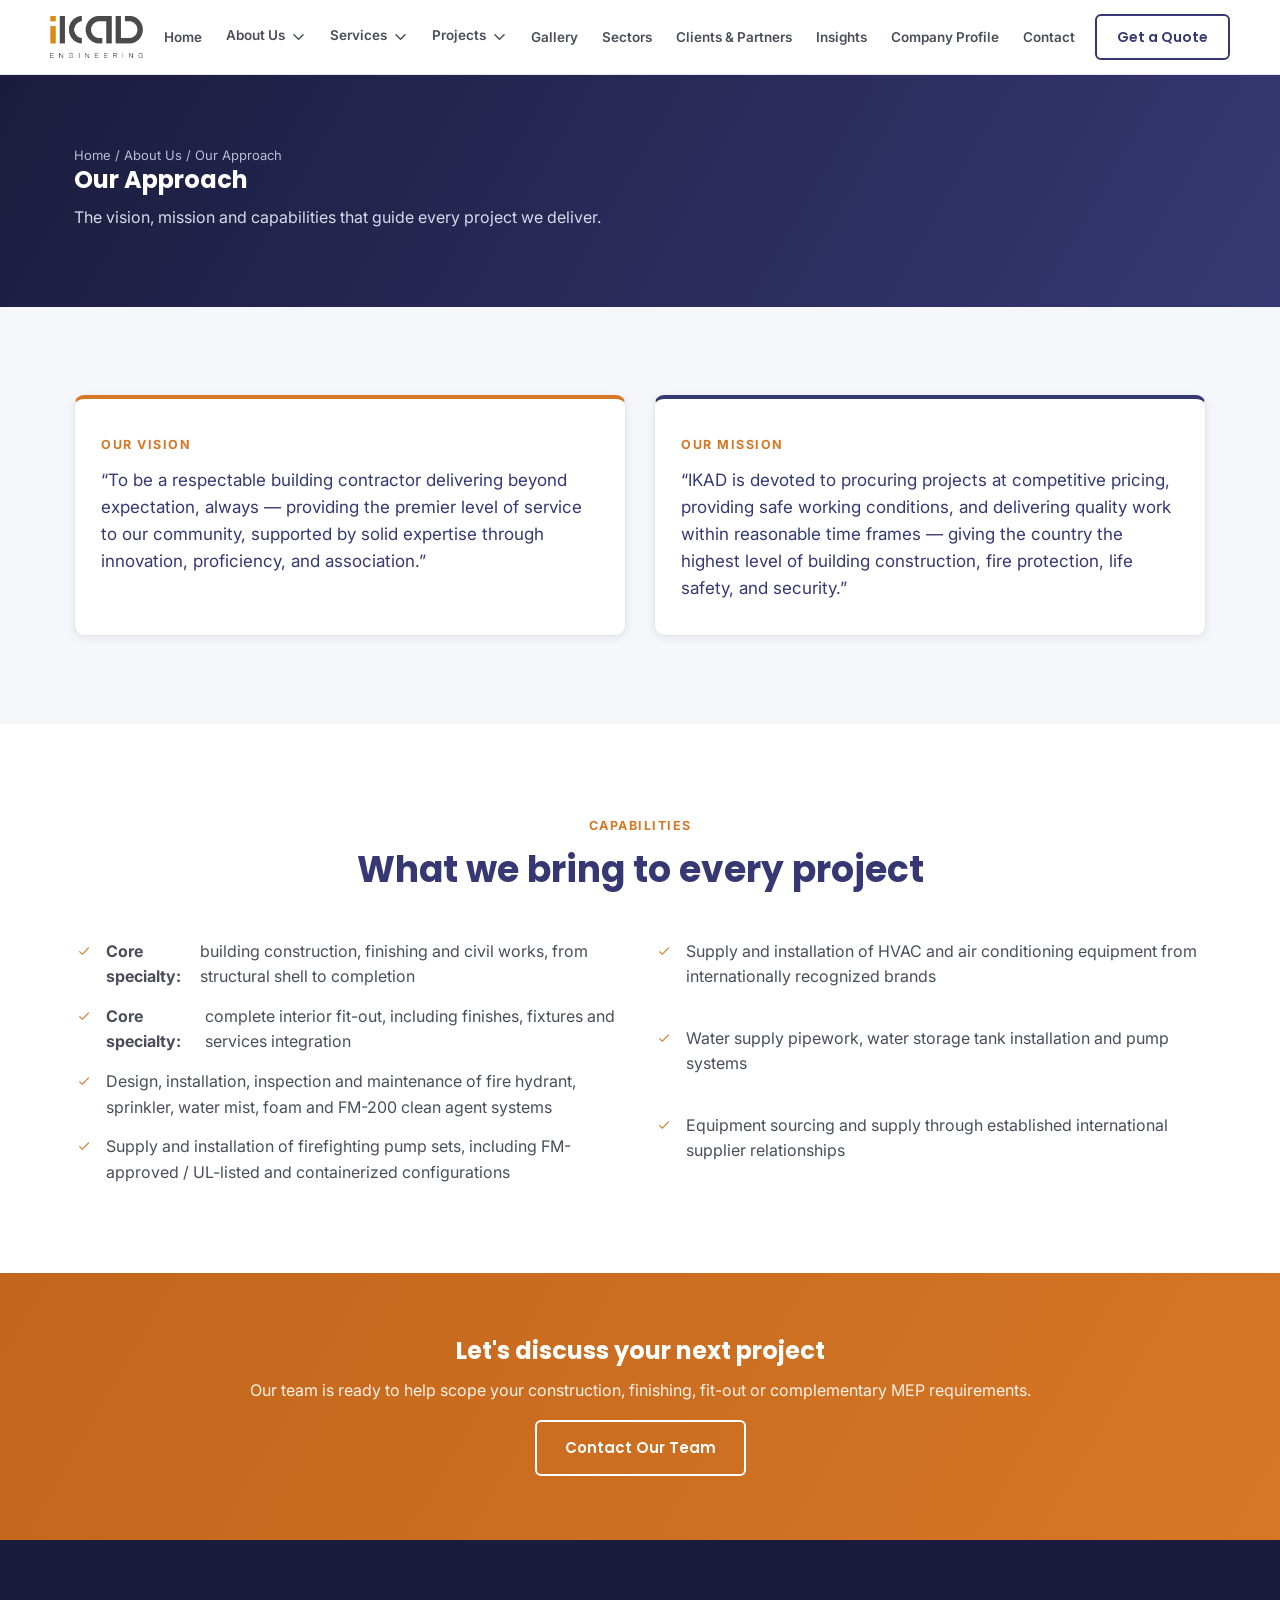
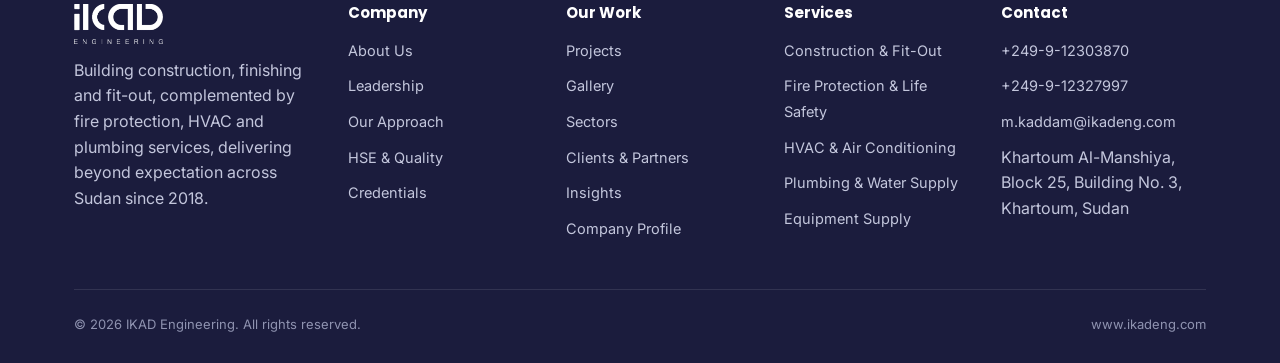
<file: approach.html>
<!DOCTYPE html>
<html lang="en">
<head>
<meta charset="UTF-8">
<meta name="viewport" content="width=device-width, initial-scale=1.0">
<title>Our Approach | IKAD Engineering</title>
<meta name="description" content="IKAD Engineering’s vision, mission and capabilities across building construction, finishing, fit-out and complementary MEP works.">
<link rel="canonical" href="https://www.ikadeng.com/approach.html">
<meta property="og:title" content="Our Approach — IKAD Engineering">
<meta property="og:description" content="Our vision, mission and capabilities.">
<link rel="icon" type="image/png" href="assets/img/brand/favicon-32.png">
<link rel="preconnect" href="https://fonts.googleapis.com">
<link href="https://fonts.googleapis.com/css2?family=Inter:wght@400;500;600;700&family=Poppins:wght@600;700;800&display=swap" rel="stylesheet">
<link rel="stylesheet" href="assets/css/style.css">
<script>document.documentElement.classList.add("js");</script>
</head>
<body>

<header class="site-header">
  <div class="container nav">
    <a href="index.html" class="brand">
      <img src="assets/img/brand/ikad-logo-full.png" alt="IKAD Engineering logo" width="94" height="42">
    </a>
    <nav aria-label="Primary">
      <ul class="nav-links">
        <li><a href="index.html">Home</a></li>
        <li class="has-dropdown">
          <a href="about.html">About Us</a>
          <button class="dropdown-toggle" type="button" aria-expanded="false" aria-label="Toggle About submenu"><svg viewBox="0 0 12 8" fill="none" xmlns="http://www.w3.org/2000/svg"><path d="M1 1L6 6L11 1" stroke="currentColor" stroke-width="1.6" stroke-linecap="round" stroke-linejoin="round"/></svg></button>
          <ul class="dropdown-menu">
            <li><a href="about.html">Company</a></li>
            <li><a href="leadership.html">Leadership</a></li>
            <li><a href="approach.html">Our Approach</a></li>
            <li><a href="hse-quality.html">HSE &amp; Quality</a></li>
            <li><a href="credentials.html">Credentials</a></li>
          </ul>
        </li>
        <li class="has-dropdown">
          <a href="services.html">Services</a>
          <button class="dropdown-toggle" type="button" aria-expanded="false" aria-label="Toggle Services submenu"><svg viewBox="0 0 12 8" fill="none" xmlns="http://www.w3.org/2000/svg"><path d="M1 1L6 6L11 1" stroke="currentColor" stroke-width="1.6" stroke-linecap="round" stroke-linejoin="round"/></svg></button>
          <ul class="dropdown-menu">
            <li><a href="services.html#construction">Construction</a></li>
            <li><a href="services.html#finishing">Finishing &amp; Fit-Out</a></li>
            <li><a href="services.html#mep">MEP</a></li>
            <li><a href="services.html#fire-protection">Fire &amp; Life Safety</a></li>
            <li><a href="services.html#hvac">HVAC</a></li>
            <li><a href="services.html#plumbing">Plumbing</a></li>
            <li><a href="services.html#supply">Equipment Supply</a></li>
          </ul>
        </li>
        <li class="has-dropdown">
          <a href="projects.html">Projects</a>
          <button class="dropdown-toggle" type="button" aria-expanded="false" aria-label="Toggle Projects submenu"><svg viewBox="0 0 12 8" fill="none" xmlns="http://www.w3.org/2000/svg"><path d="M1 1L6 6L11 1" stroke="currentColor" stroke-width="1.6" stroke-linecap="round" stroke-linejoin="round"/></svg></button>
          <ul class="dropdown-menu">
            <li><a href="projects.html#banking">Banking</a></li>
            <li><a href="projects.html#commercial">Commercial</a></li>
            <li><a href="projects.html#industrial">Industrial</a></li>
            <li><a href="projects.html#retail">Retail</a></li>
            <li><a href="projects.html#fire-protection">Fire Protection</a></li>
          </ul>
        </li>
        <li><a href="gallery.html">Gallery</a></li>
        <li><a href="sectors.html">Sectors</a></li>
        <li><a href="clients.html">Clients &amp; Partners</a></li>
        <li><a href="insights.html">Insights</a></li>
        <li><a href="company-profile.html">Company Profile</a></li>
        <li><a href="contact.html">Contact</a></li>
      </ul>
    </nav>
    <div class="nav-cta">
      <a href="contact.html" class="btn btn-outline-dark">Get a Quote</a>
      <button class="nav-toggle" aria-label="Toggle menu" aria-expanded="false"><span></span><span></span><span></span></button>
    </div>
  </div>
</header>

<main>
  <section class="page-hero">
    <div class="container">
      <div class="breadcrumb"><a href="index.html">Home</a> / About Us / Our Approach</div>
      <h1>Our Approach</h1>
      <p style="color:#d8daea;max-width:60ch;">The vision, mission and capabilities that guide every project we deliver.</p>
    </div>
  </section>

  <section class="bg-soft">
    <div class="container">
      <div class="grid grid-2">
        <div class="card reveal" style="border-top:4px solid var(--orange-500);">
          <span class="eyebrow">Our Vision</span>
          <p style="font-size:17px;color:var(--navy-700);">&ldquo;To be a respectable building contractor delivering beyond expectation, always &mdash; providing the premier level of service to our community, supported by solid expertise through innovation, proficiency, and association.&rdquo;</p>
        </div>
        <div class="card reveal" style="border-top:4px solid var(--navy-700);">
          <span class="eyebrow">Our Mission</span>
          <p style="font-size:17px;color:var(--navy-700);">&ldquo;IKAD is devoted to procuring projects at competitive pricing, providing safe working conditions, and delivering quality work within reasonable time frames &mdash; giving the country the highest level of building construction, fire protection, life safety, and security.&rdquo;</p>
        </div>
      </div>
    </div>
  </section>

  <section>
    <div class="container">
      <div class="section-head center reveal">
        <span class="eyebrow">Capabilities</span>
        <h2>What we bring to every project</h2>
      </div>
      <div class="grid grid-2">
        <ul class="check-list reveal">
          <li><strong>Core specialty:</strong> building construction, finishing and civil works, from structural shell to completion</li>
          <li><strong>Core specialty:</strong> complete interior fit-out, including finishes, fixtures and services integration</li>
          <li>Design, installation, inspection and maintenance of fire hydrant, sprinkler, water mist, foam and FM-200 clean agent systems</li>
          <li>Supply and installation of firefighting pump sets, including FM-approved / UL-listed and containerized configurations</li>
        </ul>
        <ul class="check-list reveal">
          <li>Supply and installation of HVAC and air conditioning equipment from internationally recognized brands</li>
          <li>Water supply pipework, water storage tank installation and pump systems</li>
          <li>Equipment sourcing and supply through established international supplier relationships</li>
        </ul>
      </div>
    </div>
  </section>

  <section class="cta-band">
    <div class="container">
      <h2>Let's discuss your next project</h2>
      <p>Our team is ready to help scope your construction, finishing, fit-out or complementary MEP requirements.</p>
      <a href="contact.html" class="btn btn-outline">Contact Our Team</a>
    </div>
  </section>

</main>

<footer class="site-footer">
  <div class="container">
    <div class="footer-grid">
      <div>
        <div class="footer-brand">
          <img src="assets/img/brand/ikad-logo-full.png" alt="IKAD Engineering">
        </div>
        <p>Building construction, finishing and fit-out, complemented by fire protection, HVAC and plumbing services, delivering beyond expectation across Sudan since 2018.</p>
      </div>
      <div>
        <h4>Company</h4>
        <ul>
          <li><a href="about.html">About Us</a></li>
          <li><a href="leadership.html">Leadership</a></li>
          <li><a href="approach.html">Our Approach</a></li>
          <li><a href="hse-quality.html">HSE &amp; Quality</a></li>
          <li><a href="credentials.html">Credentials</a></li>
        </ul>
      </div>
      <div>
        <h4>Our Work</h4>
        <ul>
          <li><a href="projects.html">Projects</a></li>
          <li><a href="gallery.html">Gallery</a></li>
          <li><a href="sectors.html">Sectors</a></li>
          <li><a href="clients.html">Clients &amp; Partners</a></li>
          <li><a href="insights.html">Insights</a></li>
          <li><a href="company-profile.html">Company Profile</a></li>
        </ul>
      </div>
      <div>
        <h4>Services</h4>
        <ul>
          <li><a href="services.html#construction">Construction &amp; Fit-Out</a></li>
          <li><a href="services.html#fire-protection">Fire Protection &amp; Life Safety</a></li>
          <li><a href="services.html#hvac">HVAC &amp; Air Conditioning</a></li>
          <li><a href="services.html#plumbing">Plumbing &amp; Water Supply</a></li>
          <li><a href="services.html#supply">Equipment Supply</a></li>
        </ul>
      </div>
      <div>
        <h4>Contact</h4>
        <ul>
          <li><a href="tel:+249912303870">+249-9-12303870</a></li>
          <li><a href="tel:+249912327997">+249-9-12327997</a></li>
          <li><a href="mailto:m.kaddam@ikadeng.com">m.kaddam@ikadeng.com</a></li>
          <li>Khartoum Al-Manshiya, Block 25, Building No. 3, Khartoum, Sudan</li>
        </ul>
      </div>
    </div>
    <div class="footer-bottom">
      <span>&copy; <span data-year></span> IKAD Engineering. All rights reserved.</span>
      <span>www.ikadeng.com</span>
    </div>
  </div>
</footer>
<div class="mobile-bar">
  <div class="row">
    <a class="call" href="tel:+249912303870">Call Us</a>
    <a class="email" href="mailto:m.kaddam@ikadeng.com">Email Us</a>
  </div>
</div>
<script src="assets/js/main.js"></script>
</body>
</html>
</file>
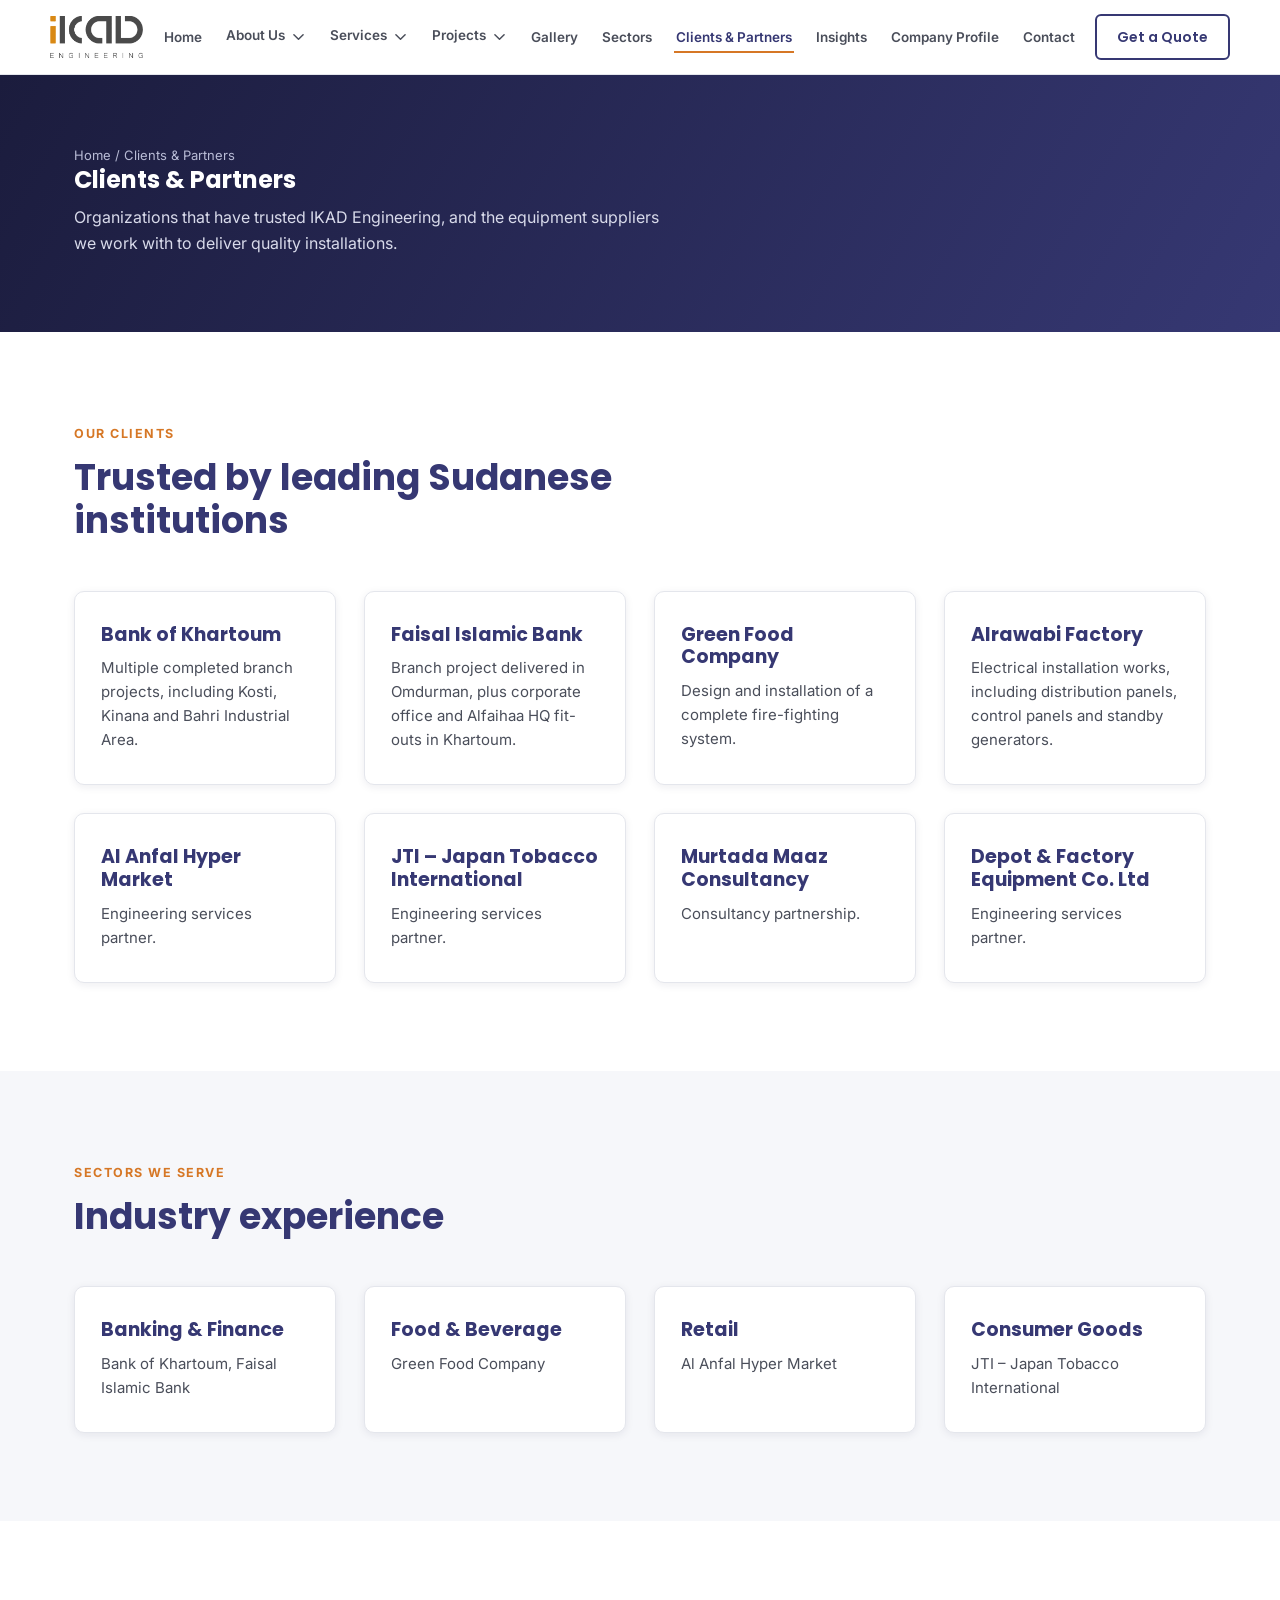
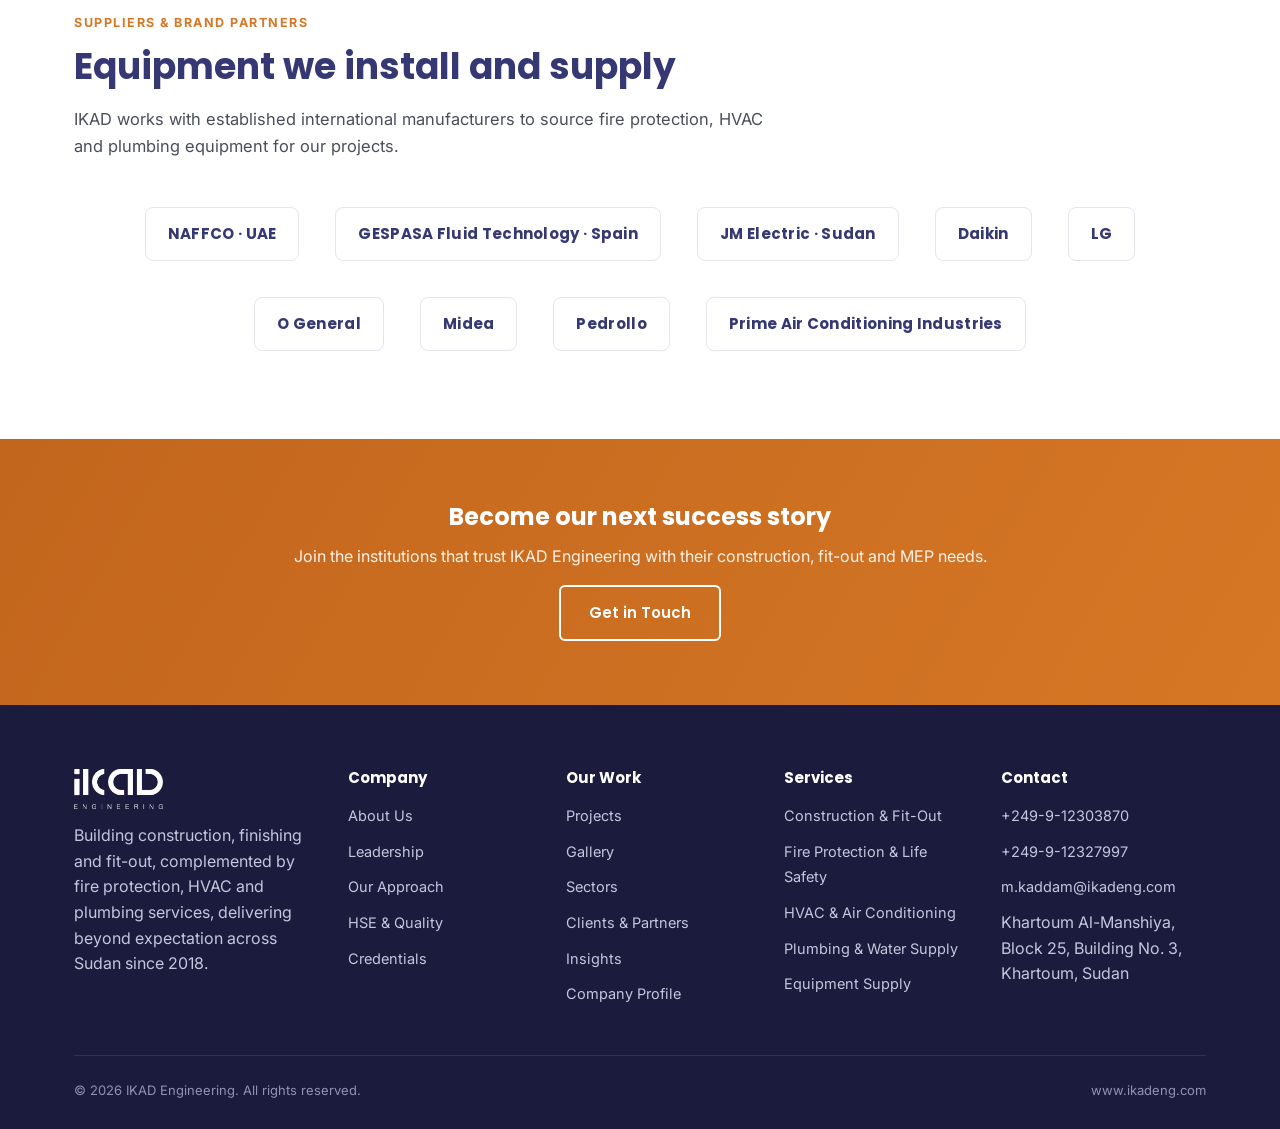
<file: clients.html>
<!DOCTYPE html>
<html lang="en">
<head>
<meta charset="UTF-8">
<meta name="viewport" content="width=device-width, initial-scale=1.0">
<title>Clients &amp; Partners | IKAD Engineering</title>
<meta name="description" content="Clients, partners and equipment suppliers working with IKAD Engineering, including Bank of Khartoum, Faisal Islamic Bank, NAFFCO and GESPASA.">
<link rel="canonical" href="https://www.ikadeng.com/clients.html">
<meta property="og:title" content="Clients & Partners — IKAD Engineering">
<meta property="og:description" content="Clients, partners and equipment suppliers working with IKAD Engineering.">
<link rel="icon" type="image/png" href="assets/img/brand/favicon-32.png">
<link rel="preconnect" href="https://fonts.googleapis.com">
<link href="https://fonts.googleapis.com/css2?family=Inter:wght@400;500;600;700&family=Poppins:wght@600;700;800&display=swap" rel="stylesheet">
<link rel="stylesheet" href="assets/css/style.css">
<script>document.documentElement.classList.add("js");</script>
</head>
<body>

<header class="site-header">
  <div class="container nav">
    <a href="index.html" class="brand">
      <img src="assets/img/brand/ikad-logo-full.png" alt="IKAD Engineering logo" width="94" height="42">
    </a>
    <nav aria-label="Primary">
      <ul class="nav-links">
        <li><a href="index.html">Home</a></li>
        <li class="has-dropdown">
          <a href="about.html">About Us</a>
          <button class="dropdown-toggle" type="button" aria-expanded="false" aria-label="Toggle About submenu"><svg viewBox="0 0 12 8" fill="none" xmlns="http://www.w3.org/2000/svg"><path d="M1 1L6 6L11 1" stroke="currentColor" stroke-width="1.6" stroke-linecap="round" stroke-linejoin="round"/></svg></button>
          <ul class="dropdown-menu">
            <li><a href="about.html">Company</a></li>
            <li><a href="leadership.html">Leadership</a></li>
            <li><a href="approach.html">Our Approach</a></li>
            <li><a href="hse-quality.html">HSE &amp; Quality</a></li>
            <li><a href="credentials.html">Credentials</a></li>
          </ul>
        </li>
        <li class="has-dropdown">
          <a href="services.html">Services</a>
          <button class="dropdown-toggle" type="button" aria-expanded="false" aria-label="Toggle Services submenu"><svg viewBox="0 0 12 8" fill="none" xmlns="http://www.w3.org/2000/svg"><path d="M1 1L6 6L11 1" stroke="currentColor" stroke-width="1.6" stroke-linecap="round" stroke-linejoin="round"/></svg></button>
          <ul class="dropdown-menu">
            <li><a href="services.html#construction">Construction</a></li>
            <li><a href="services.html#finishing">Finishing &amp; Fit-Out</a></li>
            <li><a href="services.html#mep">MEP</a></li>
            <li><a href="services.html#fire-protection">Fire &amp; Life Safety</a></li>
            <li><a href="services.html#hvac">HVAC</a></li>
            <li><a href="services.html#plumbing">Plumbing</a></li>
            <li><a href="services.html#supply">Equipment Supply</a></li>
          </ul>
        </li>
        <li class="has-dropdown">
          <a href="projects.html">Projects</a>
          <button class="dropdown-toggle" type="button" aria-expanded="false" aria-label="Toggle Projects submenu"><svg viewBox="0 0 12 8" fill="none" xmlns="http://www.w3.org/2000/svg"><path d="M1 1L6 6L11 1" stroke="currentColor" stroke-width="1.6" stroke-linecap="round" stroke-linejoin="round"/></svg></button>
          <ul class="dropdown-menu">
            <li><a href="projects.html#banking">Banking</a></li>
            <li><a href="projects.html#commercial">Commercial</a></li>
            <li><a href="projects.html#industrial">Industrial</a></li>
            <li><a href="projects.html#retail">Retail</a></li>
            <li><a href="projects.html#fire-protection">Fire Protection</a></li>
          </ul>
        </li>
        <li><a href="gallery.html">Gallery</a></li>
        <li><a href="sectors.html">Sectors</a></li>
        <li><a href="clients.html">Clients &amp; Partners</a></li>
        <li><a href="insights.html">Insights</a></li>
        <li><a href="company-profile.html">Company Profile</a></li>
        <li><a href="contact.html">Contact</a></li>
      </ul>
    </nav>
    <div class="nav-cta">
      <a href="contact.html" class="btn btn-outline-dark">Get a Quote</a>
      <button class="nav-toggle" aria-label="Toggle menu" aria-expanded="false"><span></span><span></span><span></span></button>
    </div>
  </div>
</header>

<main>
  <section class="page-hero">
    <div class="container">
      <div class="breadcrumb"><a href="index.html">Home</a> / Clients &amp; Partners</div>
      <h1>Clients &amp; Partners</h1>
      <p style="color:#d8daea;max-width:60ch;">Organizations that have trusted IKAD Engineering, and the equipment suppliers we work with to deliver quality installations.</p>
    </div>
  </section>

  <section>
    <div class="container">
      <div class="section-head reveal">
        <span class="eyebrow">Our Clients</span>
        <h2>Trusted by leading Sudanese institutions</h2>
      </div>
      <div class="grid grid-4">
        <div class="card reveal"><h3>Bank of Khartoum</h3><p>Multiple completed branch projects, including Kosti, Kinana and Bahri Industrial Area.</p></div>
        <div class="card reveal"><h3>Faisal Islamic Bank</h3><p>Branch project delivered in Omdurman, plus corporate office and Alfaihaa HQ fit-outs in Khartoum.</p></div>
        <div class="card reveal"><h3>Green Food Company</h3><p>Design and installation of a complete fire-fighting system.</p></div>
        <div class="card reveal"><h3>Alrawabi Factory</h3><p>Electrical installation works, including distribution panels, control panels and standby generators.</p></div>
        <div class="card reveal"><h3>Al Anfal Hyper Market</h3><p>Engineering services partner.</p></div>
        <div class="card reveal"><h3>JTI &ndash; Japan Tobacco International</h3><p>Engineering services partner.</p></div>
        <div class="card reveal"><h3>Murtada Maaz Consultancy</h3><p>Consultancy partnership.</p></div>
        <div class="card reveal"><h3>Depot &amp; Factory Equipment Co. Ltd</h3><p>Engineering services partner.</p></div>
      </div>
    </div>
  </section>

  <section class="bg-soft">
    <div class="container">
      <div class="section-head reveal">
        <span class="eyebrow">Sectors We Serve</span>
        <h2>Industry experience</h2>
      </div>
      <div class="grid grid-4">
        <div class="card reveal"><h3>Banking &amp; Finance</h3><p>Bank of Khartoum, Faisal Islamic Bank</p></div>
        <div class="card reveal"><h3>Food &amp; Beverage</h3><p>Green Food Company</p></div>
        <div class="card reveal"><h3>Retail</h3><p>Al Anfal Hyper Market</p></div>
        <div class="card reveal"><h3>Consumer Goods</h3><p>JTI &ndash; Japan Tobacco International</p></div>
      </div>
    </div>
  </section>

  <section>
    <div class="container">
      <div class="section-head reveal">
        <span class="eyebrow">Suppliers &amp; Brand Partners</span>
        <h2>Equipment we install and supply</h2>
        <p>IKAD works with established international manufacturers to source fire protection, HVAC and plumbing equipment for our projects.</p>
      </div>
      <div class="logo-strip reveal">
        <span class="chip">NAFFCO &middot; UAE</span>
        <span class="chip">GESPASA Fluid Technology &middot; Spain</span>
        <span class="chip">JM Electric &middot; Sudan</span>
        <span class="chip">Daikin</span>
        <span class="chip">LG</span>
        <span class="chip">O General</span>
        <span class="chip">Midea</span>
        <span class="chip">Pedrollo</span>
        <span class="chip">Prime Air Conditioning Industries</span>
      </div>
    </div>
  </section>

  <section class="cta-band">
    <div class="container">
      <h2>Become our next success story</h2>
      <p>Join the institutions that trust IKAD Engineering with their construction, fit-out and MEP needs.</p>
      <a href="contact.html" class="btn btn-outline">Get in Touch</a>
    </div>
  </section>
</main>

<footer class="site-footer">
  <div class="container">
    <div class="footer-grid">
      <div>
        <div class="footer-brand">
          <img src="assets/img/brand/ikad-logo-full.png" alt="IKAD Engineering">
        </div>
        <p>Building construction, finishing and fit-out, complemented by fire protection, HVAC and plumbing services, delivering beyond expectation across Sudan since 2018.</p>
      </div>
      <div>
        <h4>Company</h4>
        <ul>
          <li><a href="about.html">About Us</a></li>
          <li><a href="leadership.html">Leadership</a></li>
          <li><a href="approach.html">Our Approach</a></li>
          <li><a href="hse-quality.html">HSE &amp; Quality</a></li>
          <li><a href="credentials.html">Credentials</a></li>
        </ul>
      </div>
      <div>
        <h4>Our Work</h4>
        <ul>
          <li><a href="projects.html">Projects</a></li>
          <li><a href="gallery.html">Gallery</a></li>
          <li><a href="sectors.html">Sectors</a></li>
          <li><a href="clients.html">Clients &amp; Partners</a></li>
          <li><a href="insights.html">Insights</a></li>
          <li><a href="company-profile.html">Company Profile</a></li>
        </ul>
      </div>
      <div>
        <h4>Services</h4>
        <ul>
          <li><a href="services.html#construction">Construction &amp; Fit-Out</a></li>
          <li><a href="services.html#fire-protection">Fire Protection &amp; Life Safety</a></li>
          <li><a href="services.html#hvac">HVAC &amp; Air Conditioning</a></li>
          <li><a href="services.html#plumbing">Plumbing &amp; Water Supply</a></li>
          <li><a href="services.html#supply">Equipment Supply</a></li>
        </ul>
      </div>
      <div>
        <h4>Contact</h4>
        <ul>
          <li><a href="tel:+249912303870">+249-9-12303870</a></li>
          <li><a href="tel:+249912327997">+249-9-12327997</a></li>
          <li><a href="mailto:m.kaddam@ikadeng.com">m.kaddam@ikadeng.com</a></li>
          <li>Khartoum Al-Manshiya, Block 25, Building No. 3, Khartoum, Sudan</li>
        </ul>
      </div>
    </div>
    <div class="footer-bottom">
      <span>&copy; <span data-year></span> IKAD Engineering. All rights reserved.</span>
      <span>www.ikadeng.com</span>
    </div>
  </div>
</footer>
<div class="mobile-bar">
  <div class="row">
    <a class="call" href="tel:+249912303870">Call Us</a>
    <a class="email" href="mailto:m.kaddam@ikadeng.com">Email Us</a>
  </div>
</div>
<script src="assets/js/main.js"></script>
</body>
</html>
</file>
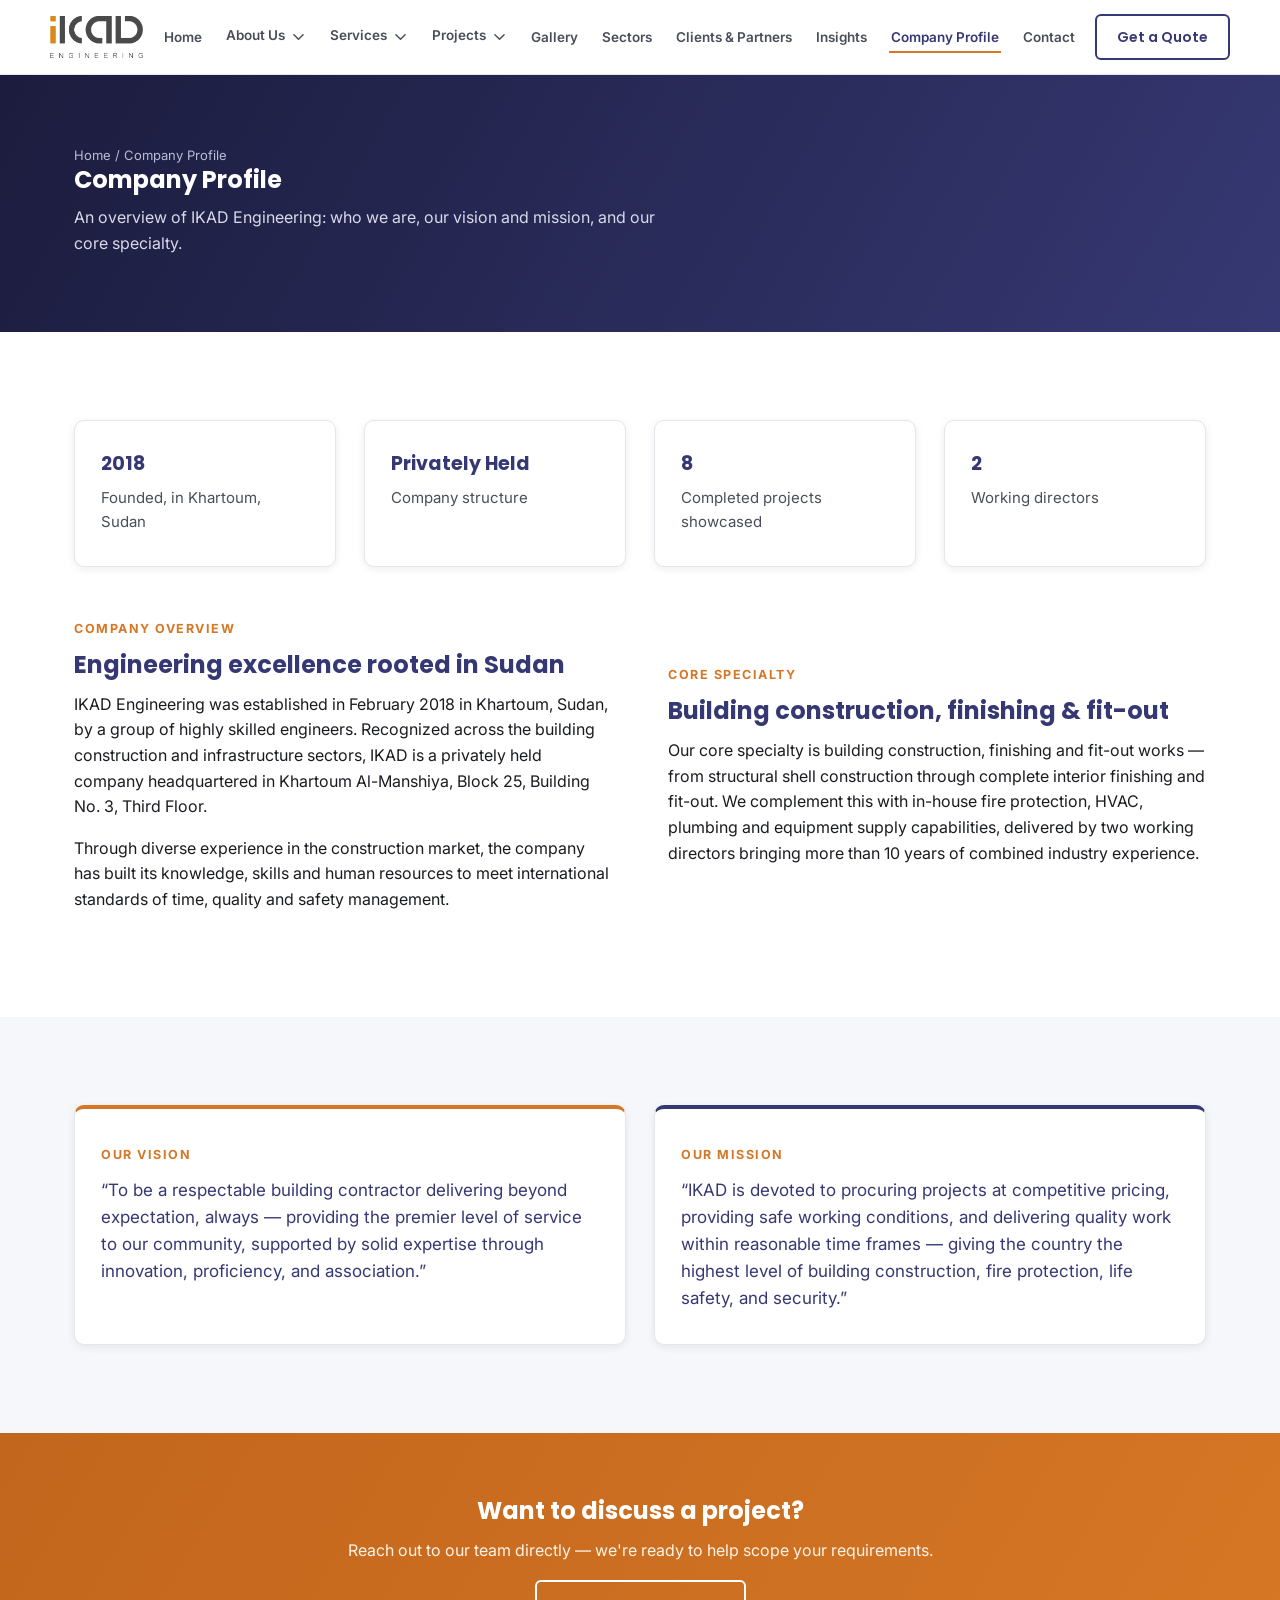
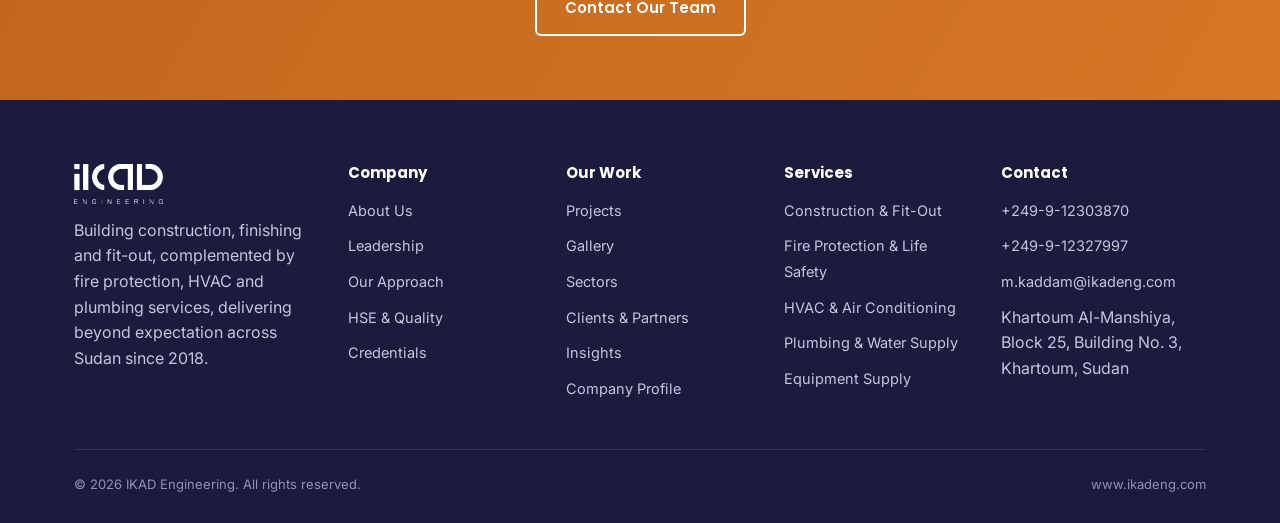
<file: company-profile.html>
<!DOCTYPE html>
<html lang="en">
<head>
<meta charset="UTF-8">
<meta name="viewport" content="width=device-width, initial-scale=1.0">
<title>Company Profile | IKAD Engineering</title>
<meta name="description" content="IKAD Engineering company profile: overview, vision, mission and core specialty in building construction, finishing and fit-out.">
<link rel="canonical" href="https://www.ikadeng.com/company-profile.html">
<meta property="og:title" content="Company Profile — IKAD Engineering">
<meta property="og:description" content="Company overview, vision, mission and core specialty.">
<link rel="icon" type="image/png" href="assets/img/brand/favicon-32.png">
<link rel="preconnect" href="https://fonts.googleapis.com">
<link href="https://fonts.googleapis.com/css2?family=Inter:wght@400;500;600;700&family=Poppins:wght@600;700;800&display=swap" rel="stylesheet">
<link rel="stylesheet" href="assets/css/style.css">
<script>document.documentElement.classList.add("js");</script>
</head>
<body>

<header class="site-header">
  <div class="container nav">
    <a href="index.html" class="brand">
      <img src="assets/img/brand/ikad-logo-full.png" alt="IKAD Engineering logo" width="94" height="42">
    </a>
    <nav aria-label="Primary">
      <ul class="nav-links">
        <li><a href="index.html">Home</a></li>
        <li class="has-dropdown">
          <a href="about.html">About Us</a>
          <button class="dropdown-toggle" type="button" aria-expanded="false" aria-label="Toggle About submenu"><svg viewBox="0 0 12 8" fill="none" xmlns="http://www.w3.org/2000/svg"><path d="M1 1L6 6L11 1" stroke="currentColor" stroke-width="1.6" stroke-linecap="round" stroke-linejoin="round"/></svg></button>
          <ul class="dropdown-menu">
            <li><a href="about.html">Company</a></li>
            <li><a href="leadership.html">Leadership</a></li>
            <li><a href="approach.html">Our Approach</a></li>
            <li><a href="hse-quality.html">HSE &amp; Quality</a></li>
            <li><a href="credentials.html">Credentials</a></li>
          </ul>
        </li>
        <li class="has-dropdown">
          <a href="services.html">Services</a>
          <button class="dropdown-toggle" type="button" aria-expanded="false" aria-label="Toggle Services submenu"><svg viewBox="0 0 12 8" fill="none" xmlns="http://www.w3.org/2000/svg"><path d="M1 1L6 6L11 1" stroke="currentColor" stroke-width="1.6" stroke-linecap="round" stroke-linejoin="round"/></svg></button>
          <ul class="dropdown-menu">
            <li><a href="services.html#construction">Construction</a></li>
            <li><a href="services.html#finishing">Finishing &amp; Fit-Out</a></li>
            <li><a href="services.html#mep">MEP</a></li>
            <li><a href="services.html#fire-protection">Fire &amp; Life Safety</a></li>
            <li><a href="services.html#hvac">HVAC</a></li>
            <li><a href="services.html#plumbing">Plumbing</a></li>
            <li><a href="services.html#supply">Equipment Supply</a></li>
          </ul>
        </li>
        <li class="has-dropdown">
          <a href="projects.html">Projects</a>
          <button class="dropdown-toggle" type="button" aria-expanded="false" aria-label="Toggle Projects submenu"><svg viewBox="0 0 12 8" fill="none" xmlns="http://www.w3.org/2000/svg"><path d="M1 1L6 6L11 1" stroke="currentColor" stroke-width="1.6" stroke-linecap="round" stroke-linejoin="round"/></svg></button>
          <ul class="dropdown-menu">
            <li><a href="projects.html#banking">Banking</a></li>
            <li><a href="projects.html#commercial">Commercial</a></li>
            <li><a href="projects.html#industrial">Industrial</a></li>
            <li><a href="projects.html#retail">Retail</a></li>
            <li><a href="projects.html#fire-protection">Fire Protection</a></li>
          </ul>
        </li>
        <li><a href="gallery.html">Gallery</a></li>
        <li><a href="sectors.html">Sectors</a></li>
        <li><a href="clients.html">Clients &amp; Partners</a></li>
        <li><a href="insights.html">Insights</a></li>
        <li><a href="company-profile.html">Company Profile</a></li>
        <li><a href="contact.html">Contact</a></li>
      </ul>
    </nav>
    <div class="nav-cta">
      <a href="contact.html" class="btn btn-outline-dark">Get a Quote</a>
      <button class="nav-toggle" aria-label="Toggle menu" aria-expanded="false"><span></span><span></span><span></span></button>
    </div>
  </div>
</header>

<main>
  <section class="page-hero">
    <div class="container">
      <div class="breadcrumb"><a href="index.html">Home</a> / Company Profile</div>
      <h1>Company Profile</h1>
      <p style="color:#d8daea;max-width:60ch;">An overview of IKAD Engineering: who we are, our vision and mission, and our core specialty.</p>
    </div>
  </section>

  <section>
    <div class="container">
      <div class="grid grid-4" style="margin-bottom:48px;">
        <div class="card reveal"><h3>2018</h3><p>Founded, in Khartoum, Sudan</p></div>
        <div class="card reveal"><h3>Privately Held</h3><p>Company structure</p></div>
        <div class="card reveal"><h3>8</h3><p>Completed projects showcased</p></div>
        <div class="card reveal"><h3>2</h3><p>Working directors</p></div>
      </div>
      <div class="two-col">
        <div class="reveal">
          <span class="eyebrow">Company Overview</span>
          <h2>Engineering excellence rooted in Sudan</h2>
          <p>IKAD Engineering was established in February 2018 in Khartoum, Sudan, by a group of highly skilled engineers. Recognized across the building construction and infrastructure sectors, IKAD is a privately held company headquartered in Khartoum Al-Manshiya, Block 25, Building No. 3, Third Floor.</p>
          <p>Through diverse experience in the construction market, the company has built its knowledge, skills and human resources to meet international standards of time, quality and safety management.</p>
        </div>
        <div class="reveal">
          <span class="eyebrow">Core Specialty</span>
          <h2>Building construction, finishing &amp; fit-out</h2>
          <p>Our core specialty is building construction, finishing and fit-out works &mdash; from structural shell construction through complete interior finishing and fit-out. We complement this with in-house fire protection, HVAC, plumbing and equipment supply capabilities, delivered by two working directors bringing more than 10 years of combined industry experience.</p>
        </div>
      </div>
    </div>
  </section>

  <section class="bg-soft">
    <div class="container">
      <div class="grid grid-2">
        <div class="card reveal" style="border-top:4px solid var(--orange-500);">
          <span class="eyebrow">Our Vision</span>
          <p style="font-size:17px;color:var(--navy-700);">&ldquo;To be a respectable building contractor delivering beyond expectation, always &mdash; providing the premier level of service to our community, supported by solid expertise through innovation, proficiency, and association.&rdquo;</p>
        </div>
        <div class="card reveal" style="border-top:4px solid var(--navy-700);">
          <span class="eyebrow">Our Mission</span>
          <p style="font-size:17px;color:var(--navy-700);">&ldquo;IKAD is devoted to procuring projects at competitive pricing, providing safe working conditions, and delivering quality work within reasonable time frames &mdash; giving the country the highest level of building construction, fire protection, life safety, and security.&rdquo;</p>
        </div>
      </div>
    </div>
  </section>

  <section class="cta-band">
    <div class="container">
      <h2>Want to discuss a project?</h2>
      <p>Reach out to our team directly &mdash; we're ready to help scope your requirements.</p>
      <a href="contact.html" class="btn btn-outline">Contact Our Team</a>
    </div>
  </section>

</main>

<footer class="site-footer">
  <div class="container">
    <div class="footer-grid">
      <div>
        <div class="footer-brand">
          <img src="assets/img/brand/ikad-logo-full.png" alt="IKAD Engineering">
        </div>
        <p>Building construction, finishing and fit-out, complemented by fire protection, HVAC and plumbing services, delivering beyond expectation across Sudan since 2018.</p>
      </div>
      <div>
        <h4>Company</h4>
        <ul>
          <li><a href="about.html">About Us</a></li>
          <li><a href="leadership.html">Leadership</a></li>
          <li><a href="approach.html">Our Approach</a></li>
          <li><a href="hse-quality.html">HSE &amp; Quality</a></li>
          <li><a href="credentials.html">Credentials</a></li>
        </ul>
      </div>
      <div>
        <h4>Our Work</h4>
        <ul>
          <li><a href="projects.html">Projects</a></li>
          <li><a href="gallery.html">Gallery</a></li>
          <li><a href="sectors.html">Sectors</a></li>
          <li><a href="clients.html">Clients &amp; Partners</a></li>
          <li><a href="insights.html">Insights</a></li>
          <li><a href="company-profile.html">Company Profile</a></li>
        </ul>
      </div>
      <div>
        <h4>Services</h4>
        <ul>
          <li><a href="services.html#construction">Construction &amp; Fit-Out</a></li>
          <li><a href="services.html#fire-protection">Fire Protection &amp; Life Safety</a></li>
          <li><a href="services.html#hvac">HVAC &amp; Air Conditioning</a></li>
          <li><a href="services.html#plumbing">Plumbing &amp; Water Supply</a></li>
          <li><a href="services.html#supply">Equipment Supply</a></li>
        </ul>
      </div>
      <div>
        <h4>Contact</h4>
        <ul>
          <li><a href="tel:+249912303870">+249-9-12303870</a></li>
          <li><a href="tel:+249912327997">+249-9-12327997</a></li>
          <li><a href="mailto:m.kaddam@ikadeng.com">m.kaddam@ikadeng.com</a></li>
          <li>Khartoum Al-Manshiya, Block 25, Building No. 3, Khartoum, Sudan</li>
        </ul>
      </div>
    </div>
    <div class="footer-bottom">
      <span>&copy; <span data-year></span> IKAD Engineering. All rights reserved.</span>
      <span>www.ikadeng.com</span>
    </div>
  </div>
</footer>
<div class="mobile-bar">
  <div class="row">
    <a class="call" href="tel:+249912303870">Call Us</a>
    <a class="email" href="mailto:m.kaddam@ikadeng.com">Email Us</a>
  </div>
</div>
<script src="assets/js/main.js"></script>
</body>
</html>
</file>
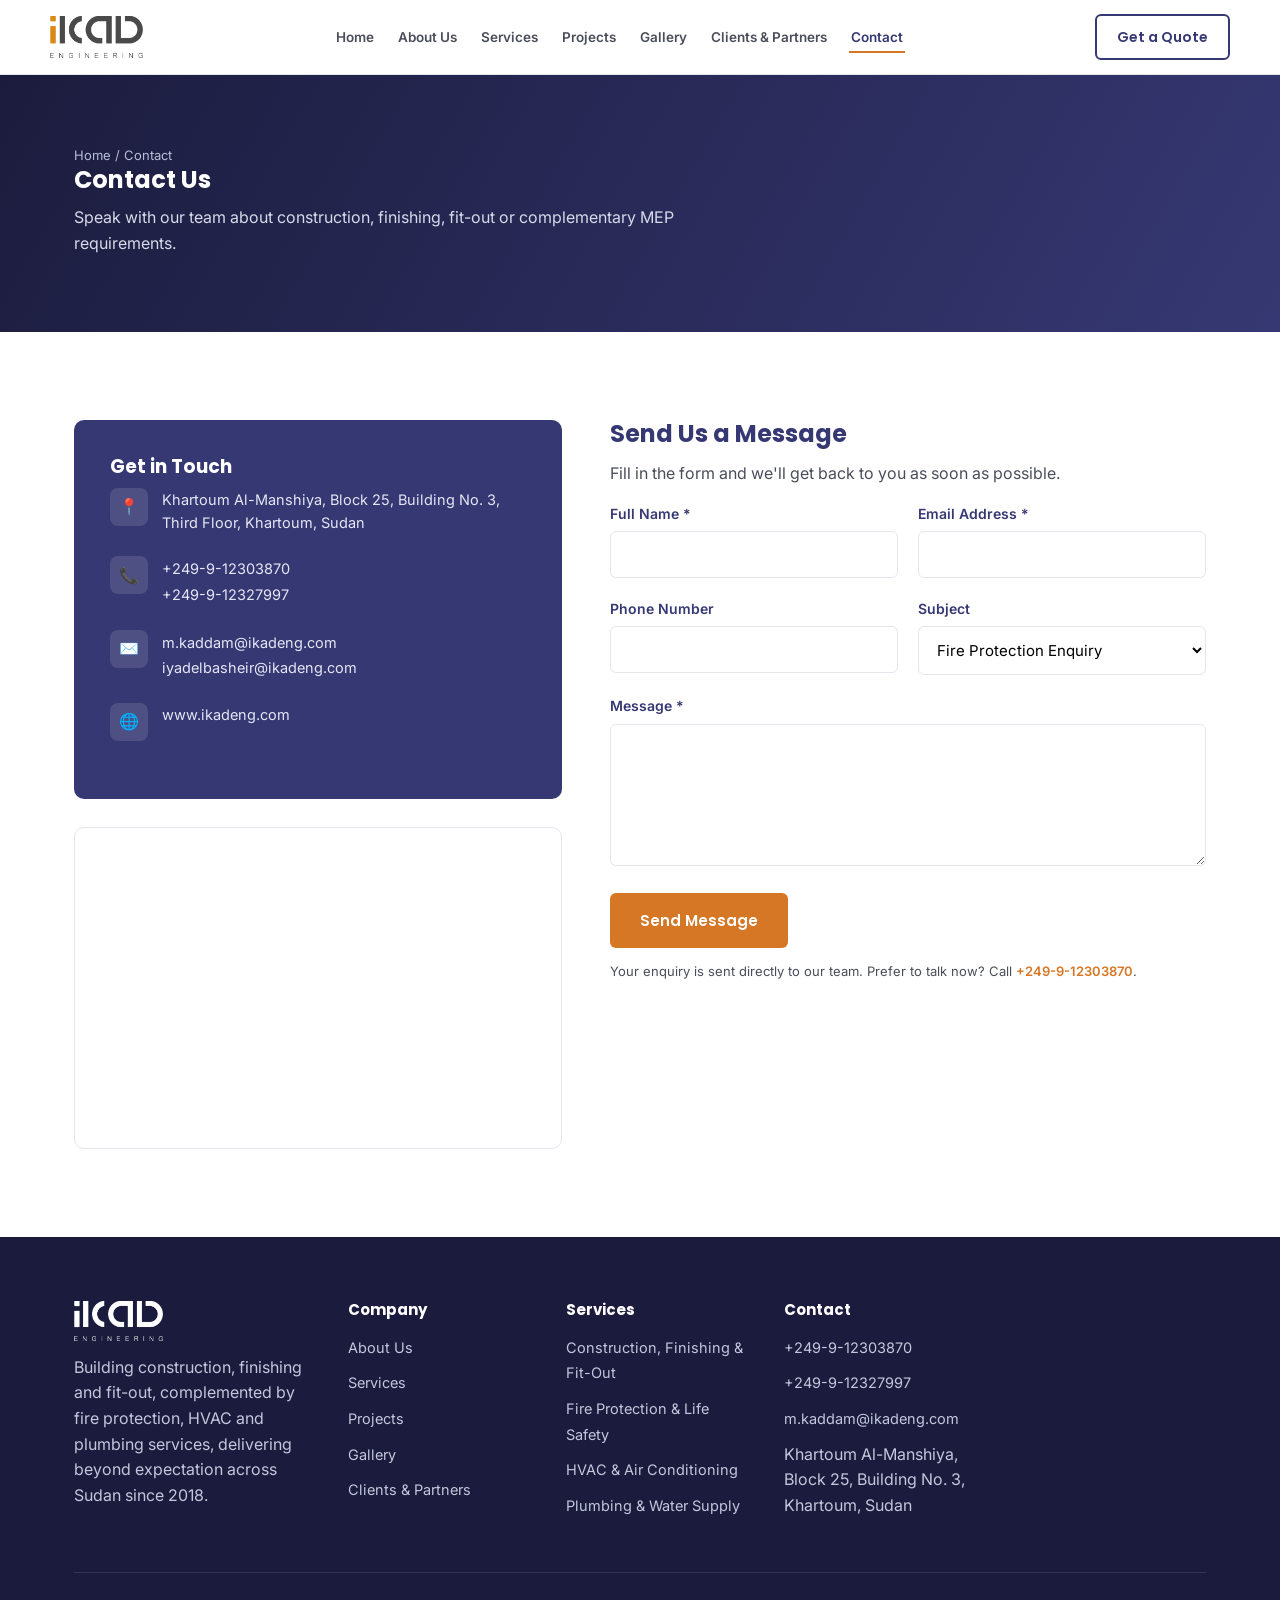
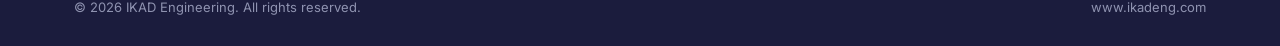
<file: contact.html>
<!DOCTYPE html>
<html lang="en">
<head>
<meta charset="UTF-8">
<meta name="viewport" content="width=device-width, initial-scale=1.0">
<title>Contact IKAD Engineering | Khartoum, Sudan</title>
<meta name="description" content="Contact IKAD Engineering in Khartoum, Sudan for building construction, fit-out and complementary MEP enquiries. Phone, email and office address.">
<link rel="canonical" href="https://www.ikadeng.com/contact.html">
<meta property="og:title" content="Contact IKAD Engineering">
<meta property="og:description" content="Reach IKAD Engineering in Khartoum, Sudan for building construction, fit-out and complementary MEP enquiries.">
<link rel="icon" type="image/png" href="assets/img/brand/favicon-32.png">
<link rel="preconnect" href="https://fonts.googleapis.com">
<link href="https://fonts.googleapis.com/css2?family=Inter:wght@400;500;600;700&family=Poppins:wght@600;700;800&display=swap" rel="stylesheet">
<link rel="stylesheet" href="assets/css/style.css">
<script>document.documentElement.classList.add("js");</script>
</head>
<body>

<header class="site-header">
  <div class="container nav">
    <a href="index.html" class="brand">
      <img src="assets/img/brand/ikad-logo-full.png" alt="IKAD Engineering logo" width="94" height="42">
    </a>
    <nav aria-label="Primary">
      <ul class="nav-links">
        <li><a href="index.html">Home</a></li>
        <li><a href="about.html">About Us</a></li>
        <li><a href="services.html">Services</a></li>
        <li><a href="projects.html">Projects</a></li>
        <li><a href="gallery.html">Gallery</a></li>
        <li><a href="clients.html">Clients &amp; Partners</a></li>
        <li><a href="contact.html">Contact</a></li>
      </ul>
    </nav>
    <div class="nav-cta">
      <a href="contact.html" class="btn btn-outline-dark">Get a Quote</a>
      <button class="nav-toggle" aria-label="Toggle menu" aria-expanded="false"><span></span><span></span><span></span></button>
    </div>
  </div>
</header>

<main>
  <section class="page-hero">
    <div class="container">
      <div class="breadcrumb"><a href="index.html">Home</a> / Contact</div>
      <h1>Contact Us</h1>
      <p style="color:#d8daea;max-width:60ch;">Speak with our team about construction, finishing, fit-out or complementary MEP requirements.</p>
    </div>
  </section>

  <section>
    <div class="container contact-grid">
      <div class="reveal">
        <div class="contact-info-card">
          <h3>Get in Touch</h3>
          <div class="contact-info-item">
            <div class="ico">📍</div>
            <span>Khartoum Al-Manshiya, Block 25, Building No. 3, Third Floor, Khartoum, Sudan</span>
          </div>
          <div class="contact-info-item">
            <div class="ico">📞</div>
            <div>
              <a href="tel:+249912303870">+249-9-12303870</a><br>
              <a href="tel:+249912327997">+249-9-12327997</a>
            </div>
          </div>
          <div class="contact-info-item">
            <div class="ico">✉️</div>
            <div>
              <a href="mailto:m.kaddam@ikadeng.com">m.kaddam@ikadeng.com</a><br>
              <a href="mailto:iyadelbasheir@ikadeng.com">iyadelbasheir@ikadeng.com</a>
            </div>
          </div>
          <div class="contact-info-item">
            <div class="ico">🌐</div>
            <a href="https://www.ikadeng.com" target="_blank" rel="noopener">www.ikadeng.com</a>
          </div>
        </div>
        <div class="map-wrap reveal">
          <iframe src="https://www.google.com/maps?q=Khartoum%20Al-Manshiya%2C%20Khartoum%2C%20Sudan&output=embed" loading="lazy" referrerpolicy="no-referrer-when-downgrade" title="IKAD Engineering location map"></iframe>
        </div>
      </div>

      <div class="reveal">
        <h2>Send Us a Message</h2>
        <p style="color:var(--ink-soft);">Fill in the form and we'll get back to you as soon as possible.</p>
        <form id="contact-form" novalidate>
          <div class="form-field" style="position:absolute;left:-9999px;" aria-hidden="true">
            <label for="website">Website</label>
            <input type="text" id="website" name="website" tabindex="-1" autocomplete="off">
          </div>
          <div class="form-row">
            <div class="form-field">
              <label for="name">Full Name *</label>
              <input type="text" id="name" name="name" required autocomplete="name">
            </div>
            <div class="form-field">
              <label for="email">Email Address *</label>
              <input type="email" id="email" name="email" required autocomplete="email">
            </div>
          </div>
          <div class="form-row">
            <div class="form-field">
              <label for="phone">Phone Number</label>
              <input type="tel" id="phone" name="phone" autocomplete="tel">
            </div>
            <div class="form-field">
              <label for="subject">Subject</label>
              <select id="subject" name="subject">
                <option value="Fire Protection Enquiry">Fire Protection Enquiry</option>
                <option value="HVAC Enquiry">HVAC Enquiry</option>
                <option value="Plumbing Enquiry">Plumbing Enquiry</option>
                <option value="Construction Enquiry">Construction Enquiry</option>
                <option value="Equipment Supply Enquiry">Equipment Supply Enquiry</option>
                <option value="General Enquiry">General Enquiry</option>
              </select>
            </div>
          </div>
          <div class="form-field">
            <label for="message">Message *</label>
            <textarea id="message" name="message" rows="6" required></textarea>
          </div>
          <button type="submit" class="btn btn-primary">Send Message</button>
          <p id="form-status" class="form-note" role="status" aria-live="polite"></p>
          <p class="form-note">Your enquiry is sent directly to our team. Prefer to talk now? Call <a href="tel:+249912303870" style="color:var(--orange-500);font-weight:600;">+249-9-12303870</a>.</p>
        </form>
      </div>
    </div>
  </section>
</main>

<footer class="site-footer">
  <div class="container">
    <div class="footer-grid">
      <div>
        <div class="footer-brand">
          <img src="assets/img/brand/ikad-logo-full.png" alt="IKAD Engineering">
        </div>
        <p>Building construction, finishing and fit-out, complemented by fire protection, HVAC and plumbing services, delivering beyond expectation across Sudan since 2018.</p>
      </div>
      <div>
        <h4>Company</h4>
        <ul>
          <li><a href="about.html">About Us</a></li>
          <li><a href="services.html">Services</a></li>
          <li><a href="projects.html">Projects</a></li>
          <li><a href="gallery.html">Gallery</a></li>
          <li><a href="clients.html">Clients &amp; Partners</a></li>
        </ul>
      </div>
      <div>
        <h4>Services</h4>
        <ul>
          <li><a href="services.html#construction">Construction, Finishing &amp; Fit-Out</a></li>
          <li><a href="services.html#fire-protection">Fire Protection &amp; Life Safety</a></li>
          <li><a href="services.html#hvac">HVAC &amp; Air Conditioning</a></li>
          <li><a href="services.html#plumbing">Plumbing &amp; Water Supply</a></li>
        </ul>
      </div>
      <div>
        <h4>Contact</h4>
        <ul>
          <li><a href="tel:+249912303870">+249-9-12303870</a></li>
          <li><a href="tel:+249912327997">+249-9-12327997</a></li>
          <li><a href="mailto:m.kaddam@ikadeng.com">m.kaddam@ikadeng.com</a></li>
          <li>Khartoum Al-Manshiya, Block 25, Building No. 3, Khartoum, Sudan</li>
        </ul>
      </div>
    </div>
    <div class="footer-bottom">
      <span>&copy; <span data-year></span> IKAD Engineering. All rights reserved.</span>
      <span>www.ikadeng.com</span>
    </div>
  </div>
</footer>
<div class="mobile-bar">
  <div class="row">
    <a class="call" href="tel:+249912303870">Call Us</a>
    <a class="email" href="mailto:m.kaddam@ikadeng.com">Email Us</a>
  </div>
</div>
<script src="assets/js/main.js"></script>
</body>
</html>
</file>
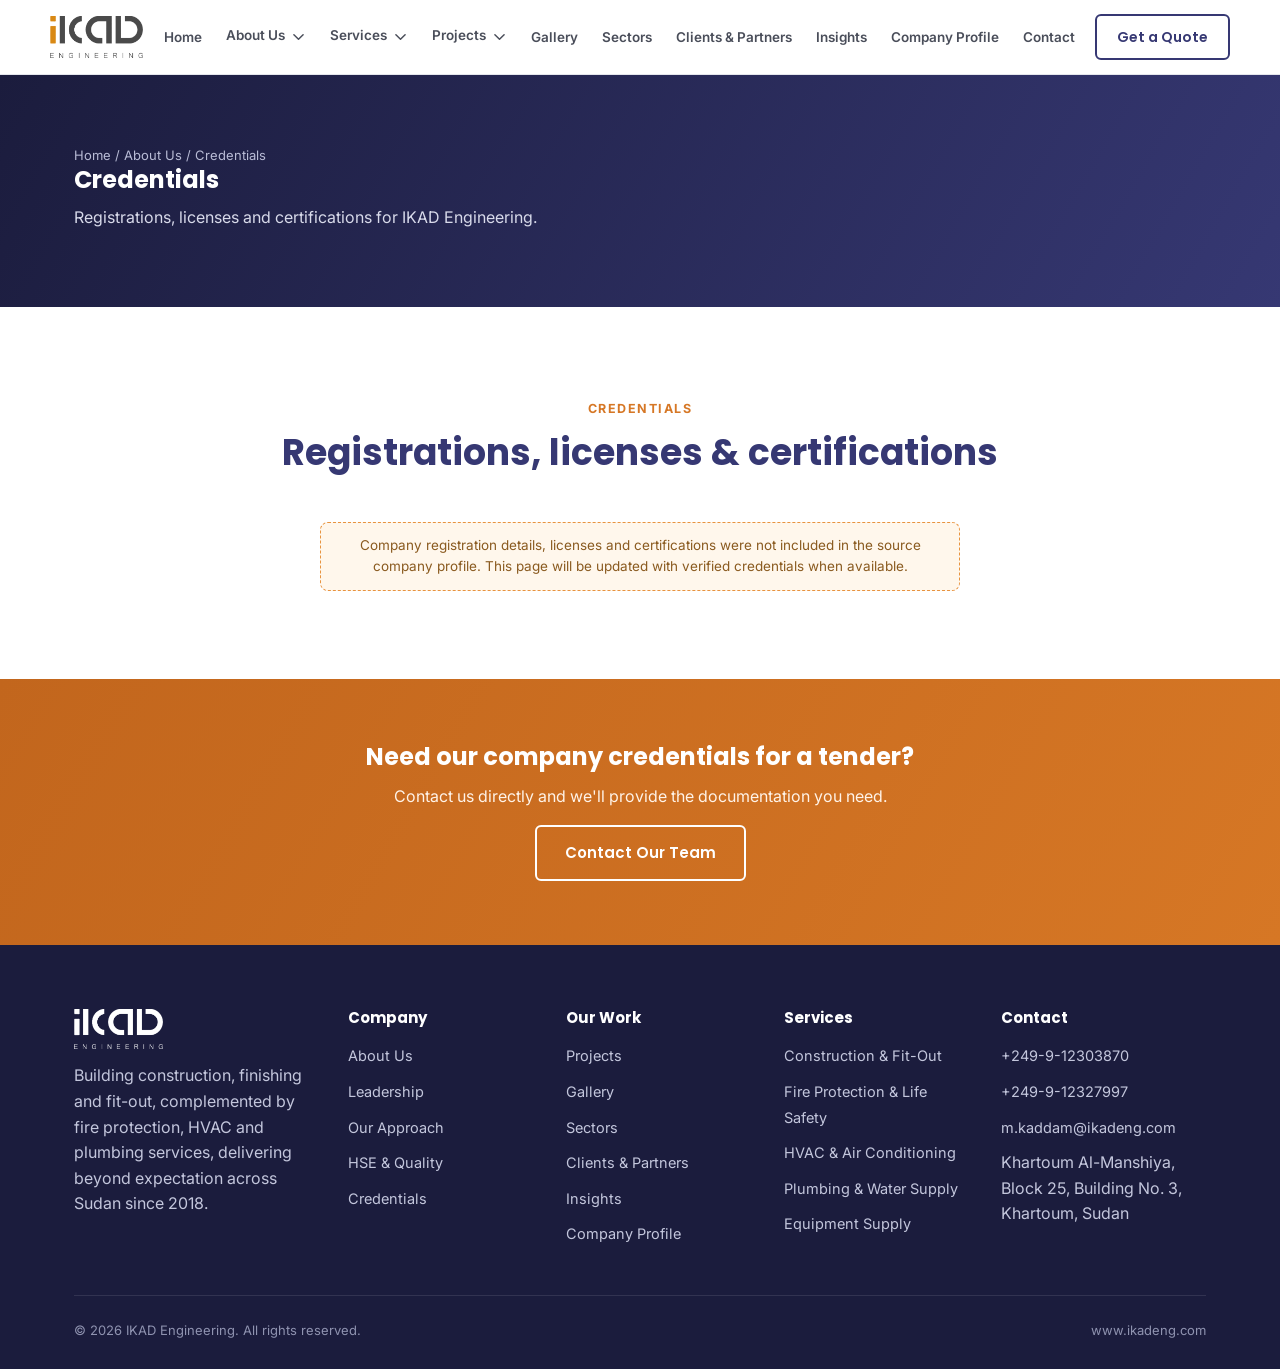
<file: credentials.html>
<!DOCTYPE html>
<html lang="en">
<head>
<meta charset="UTF-8">
<meta name="viewport" content="width=device-width, initial-scale=1.0">
<title>Credentials | IKAD Engineering</title>
<meta name="description" content="Company registrations, licenses and certifications for IKAD Engineering.">
<link rel="canonical" href="https://www.ikadeng.com/credentials.html">
<meta property="og:title" content="Credentials — IKAD Engineering">
<meta property="og:description" content="Registrations, licenses and certifications.">
<link rel="icon" type="image/png" href="assets/img/brand/favicon-32.png">
<link rel="preconnect" href="https://fonts.googleapis.com">
<link href="https://fonts.googleapis.com/css2?family=Inter:wght@400;500;600;700&family=Poppins:wght@600;700;800&display=swap" rel="stylesheet">
<link rel="stylesheet" href="assets/css/style.css">
<script>document.documentElement.classList.add("js");</script>
</head>
<body>

<header class="site-header">
  <div class="container nav">
    <a href="index.html" class="brand">
      <img src="assets/img/brand/ikad-logo-full.png" alt="IKAD Engineering logo" width="94" height="42">
    </a>
    <nav aria-label="Primary">
      <ul class="nav-links">
        <li><a href="index.html">Home</a></li>
        <li class="has-dropdown">
          <a href="about.html">About Us</a>
          <button class="dropdown-toggle" type="button" aria-expanded="false" aria-label="Toggle About submenu"><svg viewBox="0 0 12 8" fill="none" xmlns="http://www.w3.org/2000/svg"><path d="M1 1L6 6L11 1" stroke="currentColor" stroke-width="1.6" stroke-linecap="round" stroke-linejoin="round"/></svg></button>
          <ul class="dropdown-menu">
            <li><a href="about.html">Company</a></li>
            <li><a href="leadership.html">Leadership</a></li>
            <li><a href="approach.html">Our Approach</a></li>
            <li><a href="hse-quality.html">HSE &amp; Quality</a></li>
            <li><a href="credentials.html">Credentials</a></li>
          </ul>
        </li>
        <li class="has-dropdown">
          <a href="services.html">Services</a>
          <button class="dropdown-toggle" type="button" aria-expanded="false" aria-label="Toggle Services submenu"><svg viewBox="0 0 12 8" fill="none" xmlns="http://www.w3.org/2000/svg"><path d="M1 1L6 6L11 1" stroke="currentColor" stroke-width="1.6" stroke-linecap="round" stroke-linejoin="round"/></svg></button>
          <ul class="dropdown-menu">
            <li><a href="services.html#construction">Construction</a></li>
            <li><a href="services.html#finishing">Finishing &amp; Fit-Out</a></li>
            <li><a href="services.html#mep">MEP</a></li>
            <li><a href="services.html#fire-protection">Fire &amp; Life Safety</a></li>
            <li><a href="services.html#hvac">HVAC</a></li>
            <li><a href="services.html#plumbing">Plumbing</a></li>
            <li><a href="services.html#supply">Equipment Supply</a></li>
          </ul>
        </li>
        <li class="has-dropdown">
          <a href="projects.html">Projects</a>
          <button class="dropdown-toggle" type="button" aria-expanded="false" aria-label="Toggle Projects submenu"><svg viewBox="0 0 12 8" fill="none" xmlns="http://www.w3.org/2000/svg"><path d="M1 1L6 6L11 1" stroke="currentColor" stroke-width="1.6" stroke-linecap="round" stroke-linejoin="round"/></svg></button>
          <ul class="dropdown-menu">
            <li><a href="projects.html#banking">Banking</a></li>
            <li><a href="projects.html#commercial">Commercial</a></li>
            <li><a href="projects.html#industrial">Industrial</a></li>
            <li><a href="projects.html#retail">Retail</a></li>
            <li><a href="projects.html#fire-protection">Fire Protection</a></li>
          </ul>
        </li>
        <li><a href="gallery.html">Gallery</a></li>
        <li><a href="sectors.html">Sectors</a></li>
        <li><a href="clients.html">Clients &amp; Partners</a></li>
        <li><a href="insights.html">Insights</a></li>
        <li><a href="company-profile.html">Company Profile</a></li>
        <li><a href="contact.html">Contact</a></li>
      </ul>
    </nav>
    <div class="nav-cta">
      <a href="contact.html" class="btn btn-outline-dark">Get a Quote</a>
      <button class="nav-toggle" aria-label="Toggle menu" aria-expanded="false"><span></span><span></span><span></span></button>
    </div>
  </div>
</header>

<main>
  <section class="page-hero">
    <div class="container">
      <div class="breadcrumb"><a href="index.html">Home</a> / About Us / Credentials</div>
      <h1>Credentials</h1>
      <p style="color:#d8daea;max-width:60ch;">Registrations, licenses and certifications for IKAD Engineering.</p>
    </div>
  </section>

  <section>
    <div class="container">
      <div class="section-head center reveal">
        <span class="eyebrow">Credentials</span>
        <h2>Registrations, licenses &amp; certifications</h2>
      </div>
      <div class="placeholder-note reveal" style="max-width:640px;margin:32px auto 0;text-align:center;">Company registration details, licenses and certifications were not included in the source company profile. This page will be updated with verified credentials when available.</div>
    </div>
  </section>

  <section class="cta-band">
    <div class="container">
      <h2>Need our company credentials for a tender?</h2>
      <p>Contact us directly and we'll provide the documentation you need.</p>
      <a href="contact.html" class="btn btn-outline">Contact Our Team</a>
    </div>
  </section>

</main>

<footer class="site-footer">
  <div class="container">
    <div class="footer-grid">
      <div>
        <div class="footer-brand">
          <img src="assets/img/brand/ikad-logo-full.png" alt="IKAD Engineering">
        </div>
        <p>Building construction, finishing and fit-out, complemented by fire protection, HVAC and plumbing services, delivering beyond expectation across Sudan since 2018.</p>
      </div>
      <div>
        <h4>Company</h4>
        <ul>
          <li><a href="about.html">About Us</a></li>
          <li><a href="leadership.html">Leadership</a></li>
          <li><a href="approach.html">Our Approach</a></li>
          <li><a href="hse-quality.html">HSE &amp; Quality</a></li>
          <li><a href="credentials.html">Credentials</a></li>
        </ul>
      </div>
      <div>
        <h4>Our Work</h4>
        <ul>
          <li><a href="projects.html">Projects</a></li>
          <li><a href="gallery.html">Gallery</a></li>
          <li><a href="sectors.html">Sectors</a></li>
          <li><a href="clients.html">Clients &amp; Partners</a></li>
          <li><a href="insights.html">Insights</a></li>
          <li><a href="company-profile.html">Company Profile</a></li>
        </ul>
      </div>
      <div>
        <h4>Services</h4>
        <ul>
          <li><a href="services.html#construction">Construction &amp; Fit-Out</a></li>
          <li><a href="services.html#fire-protection">Fire Protection &amp; Life Safety</a></li>
          <li><a href="services.html#hvac">HVAC &amp; Air Conditioning</a></li>
          <li><a href="services.html#plumbing">Plumbing &amp; Water Supply</a></li>
          <li><a href="services.html#supply">Equipment Supply</a></li>
        </ul>
      </div>
      <div>
        <h4>Contact</h4>
        <ul>
          <li><a href="tel:+249912303870">+249-9-12303870</a></li>
          <li><a href="tel:+249912327997">+249-9-12327997</a></li>
          <li><a href="mailto:m.kaddam@ikadeng.com">m.kaddam@ikadeng.com</a></li>
          <li>Khartoum Al-Manshiya, Block 25, Building No. 3, Khartoum, Sudan</li>
        </ul>
      </div>
    </div>
    <div class="footer-bottom">
      <span>&copy; <span data-year></span> IKAD Engineering. All rights reserved.</span>
      <span>www.ikadeng.com</span>
    </div>
  </div>
</footer>
<div class="mobile-bar">
  <div class="row">
    <a class="call" href="tel:+249912303870">Call Us</a>
    <a class="email" href="mailto:m.kaddam@ikadeng.com">Email Us</a>
  </div>
</div>
<script src="assets/js/main.js"></script>
</body>
</html>
</file>
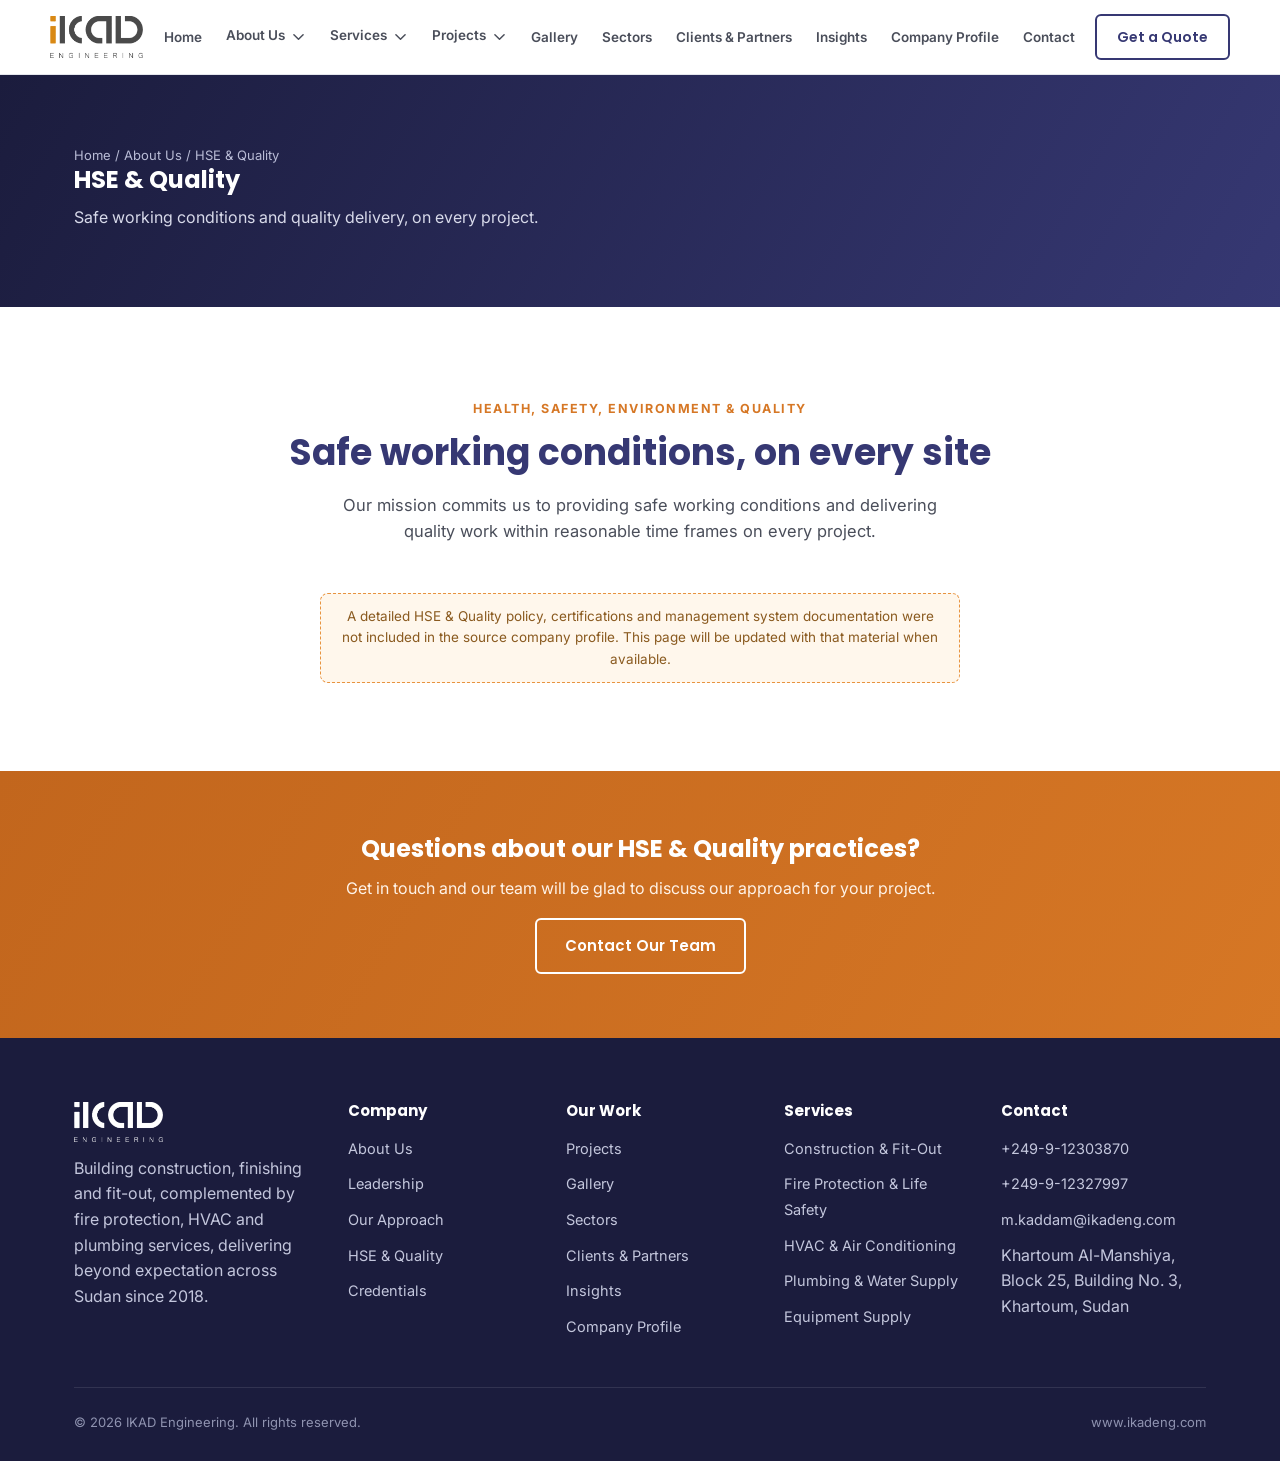
<file: hse-quality.html>
<!DOCTYPE html>
<html lang="en">
<head>
<meta charset="UTF-8">
<meta name="viewport" content="width=device-width, initial-scale=1.0">
<title>HSE & Quality | IKAD Engineering</title>
<meta name="description" content="IKAD Engineering is committed to safe working conditions and quality delivery on every project.">
<link rel="canonical" href="https://www.ikadeng.com/hse-quality.html">
<meta property="og:title" content="HSE & Quality — IKAD Engineering">
<meta property="og:description" content="Health, safety, environment and quality at IKAD Engineering.">
<link rel="icon" type="image/png" href="assets/img/brand/favicon-32.png">
<link rel="preconnect" href="https://fonts.googleapis.com">
<link href="https://fonts.googleapis.com/css2?family=Inter:wght@400;500;600;700&family=Poppins:wght@600;700;800&display=swap" rel="stylesheet">
<link rel="stylesheet" href="assets/css/style.css">
<script>document.documentElement.classList.add("js");</script>
</head>
<body>

<header class="site-header">
  <div class="container nav">
    <a href="index.html" class="brand">
      <img src="assets/img/brand/ikad-logo-full.png" alt="IKAD Engineering logo" width="94" height="42">
    </a>
    <nav aria-label="Primary">
      <ul class="nav-links">
        <li><a href="index.html">Home</a></li>
        <li class="has-dropdown">
          <a href="about.html">About Us</a>
          <button class="dropdown-toggle" type="button" aria-expanded="false" aria-label="Toggle About submenu"><svg viewBox="0 0 12 8" fill="none" xmlns="http://www.w3.org/2000/svg"><path d="M1 1L6 6L11 1" stroke="currentColor" stroke-width="1.6" stroke-linecap="round" stroke-linejoin="round"/></svg></button>
          <ul class="dropdown-menu">
            <li><a href="about.html">Company</a></li>
            <li><a href="leadership.html">Leadership</a></li>
            <li><a href="approach.html">Our Approach</a></li>
            <li><a href="hse-quality.html">HSE &amp; Quality</a></li>
            <li><a href="credentials.html">Credentials</a></li>
          </ul>
        </li>
        <li class="has-dropdown">
          <a href="services.html">Services</a>
          <button class="dropdown-toggle" type="button" aria-expanded="false" aria-label="Toggle Services submenu"><svg viewBox="0 0 12 8" fill="none" xmlns="http://www.w3.org/2000/svg"><path d="M1 1L6 6L11 1" stroke="currentColor" stroke-width="1.6" stroke-linecap="round" stroke-linejoin="round"/></svg></button>
          <ul class="dropdown-menu">
            <li><a href="services.html#construction">Construction</a></li>
            <li><a href="services.html#finishing">Finishing &amp; Fit-Out</a></li>
            <li><a href="services.html#mep">MEP</a></li>
            <li><a href="services.html#fire-protection">Fire &amp; Life Safety</a></li>
            <li><a href="services.html#hvac">HVAC</a></li>
            <li><a href="services.html#plumbing">Plumbing</a></li>
            <li><a href="services.html#supply">Equipment Supply</a></li>
          </ul>
        </li>
        <li class="has-dropdown">
          <a href="projects.html">Projects</a>
          <button class="dropdown-toggle" type="button" aria-expanded="false" aria-label="Toggle Projects submenu"><svg viewBox="0 0 12 8" fill="none" xmlns="http://www.w3.org/2000/svg"><path d="M1 1L6 6L11 1" stroke="currentColor" stroke-width="1.6" stroke-linecap="round" stroke-linejoin="round"/></svg></button>
          <ul class="dropdown-menu">
            <li><a href="projects.html#banking">Banking</a></li>
            <li><a href="projects.html#commercial">Commercial</a></li>
            <li><a href="projects.html#industrial">Industrial</a></li>
            <li><a href="projects.html#retail">Retail</a></li>
            <li><a href="projects.html#fire-protection">Fire Protection</a></li>
          </ul>
        </li>
        <li><a href="gallery.html">Gallery</a></li>
        <li><a href="sectors.html">Sectors</a></li>
        <li><a href="clients.html">Clients &amp; Partners</a></li>
        <li><a href="insights.html">Insights</a></li>
        <li><a href="company-profile.html">Company Profile</a></li>
        <li><a href="contact.html">Contact</a></li>
      </ul>
    </nav>
    <div class="nav-cta">
      <a href="contact.html" class="btn btn-outline-dark">Get a Quote</a>
      <button class="nav-toggle" aria-label="Toggle menu" aria-expanded="false"><span></span><span></span><span></span></button>
    </div>
  </div>
</header>

<main>
  <section class="page-hero">
    <div class="container">
      <div class="breadcrumb"><a href="index.html">Home</a> / About Us / HSE & Quality</div>
      <h1>HSE &amp; Quality</h1>
      <p style="color:#d8daea;max-width:60ch;">Safe working conditions and quality delivery, on every project.</p>
    </div>
  </section>

  <section>
    <div class="container">
      <div class="section-head center reveal">
        <span class="eyebrow">Health, Safety, Environment &amp; Quality</span>
        <h2>Safe working conditions, on every site</h2>
        <p style="max-width:60ch;margin:0 auto;">Our mission commits us to providing safe working conditions and delivering quality work within reasonable time frames on every project.</p>
      </div>
      <div class="placeholder-note reveal" style="max-width:640px;margin:32px auto 0;text-align:center;">A detailed HSE &amp; Quality policy, certifications and management system documentation were not included in the source company profile. This page will be updated with that material when available.</div>
    </div>
  </section>

  <section class="cta-band">
    <div class="container">
      <h2>Questions about our HSE &amp; Quality practices?</h2>
      <p>Get in touch and our team will be glad to discuss our approach for your project.</p>
      <a href="contact.html" class="btn btn-outline">Contact Our Team</a>
    </div>
  </section>

</main>

<footer class="site-footer">
  <div class="container">
    <div class="footer-grid">
      <div>
        <div class="footer-brand">
          <img src="assets/img/brand/ikad-logo-full.png" alt="IKAD Engineering">
        </div>
        <p>Building construction, finishing and fit-out, complemented by fire protection, HVAC and plumbing services, delivering beyond expectation across Sudan since 2018.</p>
      </div>
      <div>
        <h4>Company</h4>
        <ul>
          <li><a href="about.html">About Us</a></li>
          <li><a href="leadership.html">Leadership</a></li>
          <li><a href="approach.html">Our Approach</a></li>
          <li><a href="hse-quality.html">HSE &amp; Quality</a></li>
          <li><a href="credentials.html">Credentials</a></li>
        </ul>
      </div>
      <div>
        <h4>Our Work</h4>
        <ul>
          <li><a href="projects.html">Projects</a></li>
          <li><a href="gallery.html">Gallery</a></li>
          <li><a href="sectors.html">Sectors</a></li>
          <li><a href="clients.html">Clients &amp; Partners</a></li>
          <li><a href="insights.html">Insights</a></li>
          <li><a href="company-profile.html">Company Profile</a></li>
        </ul>
      </div>
      <div>
        <h4>Services</h4>
        <ul>
          <li><a href="services.html#construction">Construction &amp; Fit-Out</a></li>
          <li><a href="services.html#fire-protection">Fire Protection &amp; Life Safety</a></li>
          <li><a href="services.html#hvac">HVAC &amp; Air Conditioning</a></li>
          <li><a href="services.html#plumbing">Plumbing &amp; Water Supply</a></li>
          <li><a href="services.html#supply">Equipment Supply</a></li>
        </ul>
      </div>
      <div>
        <h4>Contact</h4>
        <ul>
          <li><a href="tel:+249912303870">+249-9-12303870</a></li>
          <li><a href="tel:+249912327997">+249-9-12327997</a></li>
          <li><a href="mailto:m.kaddam@ikadeng.com">m.kaddam@ikadeng.com</a></li>
          <li>Khartoum Al-Manshiya, Block 25, Building No. 3, Khartoum, Sudan</li>
        </ul>
      </div>
    </div>
    <div class="footer-bottom">
      <span>&copy; <span data-year></span> IKAD Engineering. All rights reserved.</span>
      <span>www.ikadeng.com</span>
    </div>
  </div>
</footer>
<div class="mobile-bar">
  <div class="row">
    <a class="call" href="tel:+249912303870">Call Us</a>
    <a class="email" href="mailto:m.kaddam@ikadeng.com">Email Us</a>
  </div>
</div>
<script src="assets/js/main.js"></script>
</body>
</html>
</file>
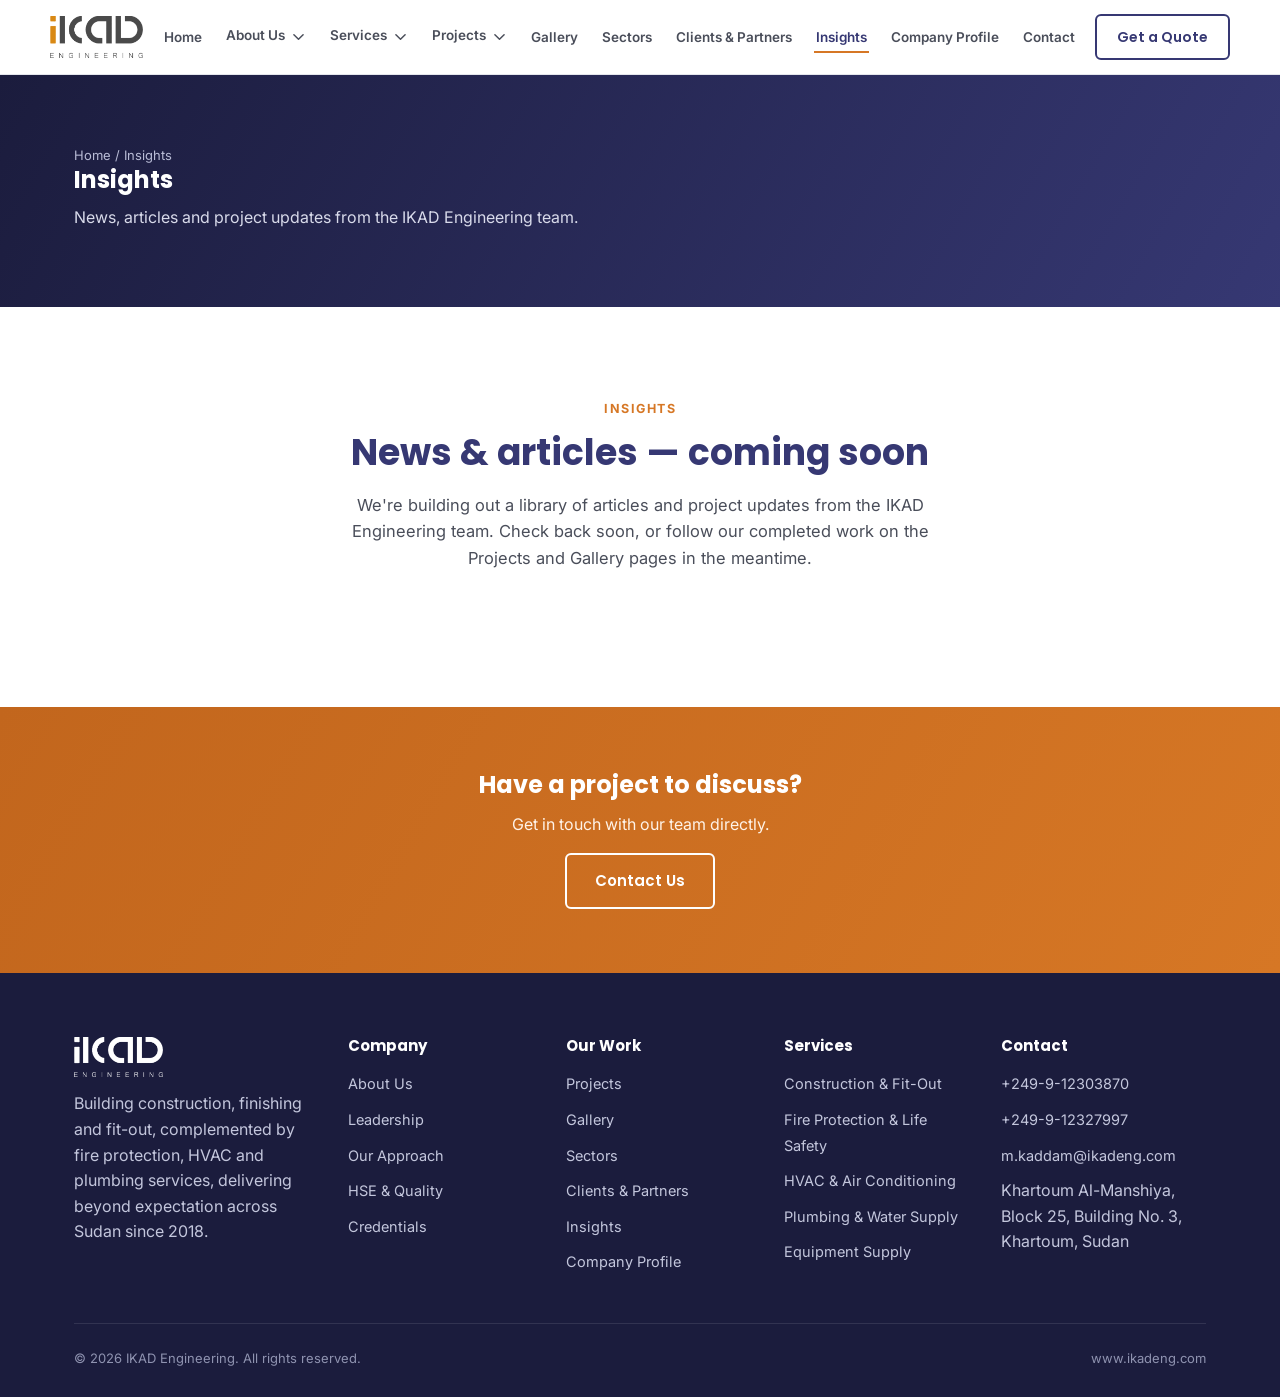
<file: insights.html>
<!DOCTYPE html>
<html lang="en">
<head>
<meta charset="UTF-8">
<meta name="viewport" content="width=device-width, initial-scale=1.0">
<title>Insights | IKAD Engineering</title>
<meta name="description" content="News and articles from IKAD Engineering, a Khartoum-based building contractor.">
<link rel="canonical" href="https://www.ikadeng.com/insights.html">
<meta property="og:title" content="Insights — IKAD Engineering">
<meta property="og:description" content="News and articles, coming soon.">
<link rel="icon" type="image/png" href="assets/img/brand/favicon-32.png">
<link rel="preconnect" href="https://fonts.googleapis.com">
<link href="https://fonts.googleapis.com/css2?family=Inter:wght@400;500;600;700&family=Poppins:wght@600;700;800&display=swap" rel="stylesheet">
<link rel="stylesheet" href="assets/css/style.css">
<script>document.documentElement.classList.add("js");</script>
</head>
<body>

<header class="site-header">
  <div class="container nav">
    <a href="index.html" class="brand">
      <img src="assets/img/brand/ikad-logo-full.png" alt="IKAD Engineering logo" width="94" height="42">
    </a>
    <nav aria-label="Primary">
      <ul class="nav-links">
        <li><a href="index.html">Home</a></li>
        <li class="has-dropdown">
          <a href="about.html">About Us</a>
          <button class="dropdown-toggle" type="button" aria-expanded="false" aria-label="Toggle About submenu"><svg viewBox="0 0 12 8" fill="none" xmlns="http://www.w3.org/2000/svg"><path d="M1 1L6 6L11 1" stroke="currentColor" stroke-width="1.6" stroke-linecap="round" stroke-linejoin="round"/></svg></button>
          <ul class="dropdown-menu">
            <li><a href="about.html">Company</a></li>
            <li><a href="leadership.html">Leadership</a></li>
            <li><a href="approach.html">Our Approach</a></li>
            <li><a href="hse-quality.html">HSE &amp; Quality</a></li>
            <li><a href="credentials.html">Credentials</a></li>
          </ul>
        </li>
        <li class="has-dropdown">
          <a href="services.html">Services</a>
          <button class="dropdown-toggle" type="button" aria-expanded="false" aria-label="Toggle Services submenu"><svg viewBox="0 0 12 8" fill="none" xmlns="http://www.w3.org/2000/svg"><path d="M1 1L6 6L11 1" stroke="currentColor" stroke-width="1.6" stroke-linecap="round" stroke-linejoin="round"/></svg></button>
          <ul class="dropdown-menu">
            <li><a href="services.html#construction">Construction</a></li>
            <li><a href="services.html#finishing">Finishing &amp; Fit-Out</a></li>
            <li><a href="services.html#mep">MEP</a></li>
            <li><a href="services.html#fire-protection">Fire &amp; Life Safety</a></li>
            <li><a href="services.html#hvac">HVAC</a></li>
            <li><a href="services.html#plumbing">Plumbing</a></li>
            <li><a href="services.html#supply">Equipment Supply</a></li>
          </ul>
        </li>
        <li class="has-dropdown">
          <a href="projects.html">Projects</a>
          <button class="dropdown-toggle" type="button" aria-expanded="false" aria-label="Toggle Projects submenu"><svg viewBox="0 0 12 8" fill="none" xmlns="http://www.w3.org/2000/svg"><path d="M1 1L6 6L11 1" stroke="currentColor" stroke-width="1.6" stroke-linecap="round" stroke-linejoin="round"/></svg></button>
          <ul class="dropdown-menu">
            <li><a href="projects.html#banking">Banking</a></li>
            <li><a href="projects.html#commercial">Commercial</a></li>
            <li><a href="projects.html#industrial">Industrial</a></li>
            <li><a href="projects.html#retail">Retail</a></li>
            <li><a href="projects.html#fire-protection">Fire Protection</a></li>
          </ul>
        </li>
        <li><a href="gallery.html">Gallery</a></li>
        <li><a href="sectors.html">Sectors</a></li>
        <li><a href="clients.html">Clients &amp; Partners</a></li>
        <li><a href="insights.html">Insights</a></li>
        <li><a href="company-profile.html">Company Profile</a></li>
        <li><a href="contact.html">Contact</a></li>
      </ul>
    </nav>
    <div class="nav-cta">
      <a href="contact.html" class="btn btn-outline-dark">Get a Quote</a>
      <button class="nav-toggle" aria-label="Toggle menu" aria-expanded="false"><span></span><span></span><span></span></button>
    </div>
  </div>
</header>

<main>
  <section class="page-hero">
    <div class="container">
      <div class="breadcrumb"><a href="index.html">Home</a> / Insights</div>
      <h1>Insights</h1>
      <p style="color:#d8daea;max-width:60ch;">News, articles and project updates from the IKAD Engineering team.</p>
    </div>
  </section>

  <section>
    <div class="container">
      <div class="section-head center reveal">
        <span class="eyebrow">Insights</span>
        <h2>News &amp; articles &mdash; coming soon</h2>
        <p style="max-width:60ch;margin:0 auto;">We're building out a library of articles and project updates from the IKAD Engineering team. Check back soon, or follow our completed work on the <a href="projects.html">Projects</a> and <a href="gallery.html">Gallery</a> pages in the meantime.</p>
      </div>
    </div>
  </section>

  <section class="cta-band">
    <div class="container">
      <h2>Have a project to discuss?</h2>
      <p>Get in touch with our team directly.</p>
      <a href="contact.html" class="btn btn-outline">Contact Us</a>
    </div>
  </section>

</main>

<footer class="site-footer">
  <div class="container">
    <div class="footer-grid">
      <div>
        <div class="footer-brand">
          <img src="assets/img/brand/ikad-logo-full.png" alt="IKAD Engineering">
        </div>
        <p>Building construction, finishing and fit-out, complemented by fire protection, HVAC and plumbing services, delivering beyond expectation across Sudan since 2018.</p>
      </div>
      <div>
        <h4>Company</h4>
        <ul>
          <li><a href="about.html">About Us</a></li>
          <li><a href="leadership.html">Leadership</a></li>
          <li><a href="approach.html">Our Approach</a></li>
          <li><a href="hse-quality.html">HSE &amp; Quality</a></li>
          <li><a href="credentials.html">Credentials</a></li>
        </ul>
      </div>
      <div>
        <h4>Our Work</h4>
        <ul>
          <li><a href="projects.html">Projects</a></li>
          <li><a href="gallery.html">Gallery</a></li>
          <li><a href="sectors.html">Sectors</a></li>
          <li><a href="clients.html">Clients &amp; Partners</a></li>
          <li><a href="insights.html">Insights</a></li>
          <li><a href="company-profile.html">Company Profile</a></li>
        </ul>
      </div>
      <div>
        <h4>Services</h4>
        <ul>
          <li><a href="services.html#construction">Construction &amp; Fit-Out</a></li>
          <li><a href="services.html#fire-protection">Fire Protection &amp; Life Safety</a></li>
          <li><a href="services.html#hvac">HVAC &amp; Air Conditioning</a></li>
          <li><a href="services.html#plumbing">Plumbing &amp; Water Supply</a></li>
          <li><a href="services.html#supply">Equipment Supply</a></li>
        </ul>
      </div>
      <div>
        <h4>Contact</h4>
        <ul>
          <li><a href="tel:+249912303870">+249-9-12303870</a></li>
          <li><a href="tel:+249912327997">+249-9-12327997</a></li>
          <li><a href="mailto:m.kaddam@ikadeng.com">m.kaddam@ikadeng.com</a></li>
          <li>Khartoum Al-Manshiya, Block 25, Building No. 3, Khartoum, Sudan</li>
        </ul>
      </div>
    </div>
    <div class="footer-bottom">
      <span>&copy; <span data-year></span> IKAD Engineering. All rights reserved.</span>
      <span>www.ikadeng.com</span>
    </div>
  </div>
</footer>
<div class="mobile-bar">
  <div class="row">
    <a class="call" href="tel:+249912303870">Call Us</a>
    <a class="email" href="mailto:m.kaddam@ikadeng.com">Email Us</a>
  </div>
</div>
<script src="assets/js/main.js"></script>
</body>
</html>
</file>
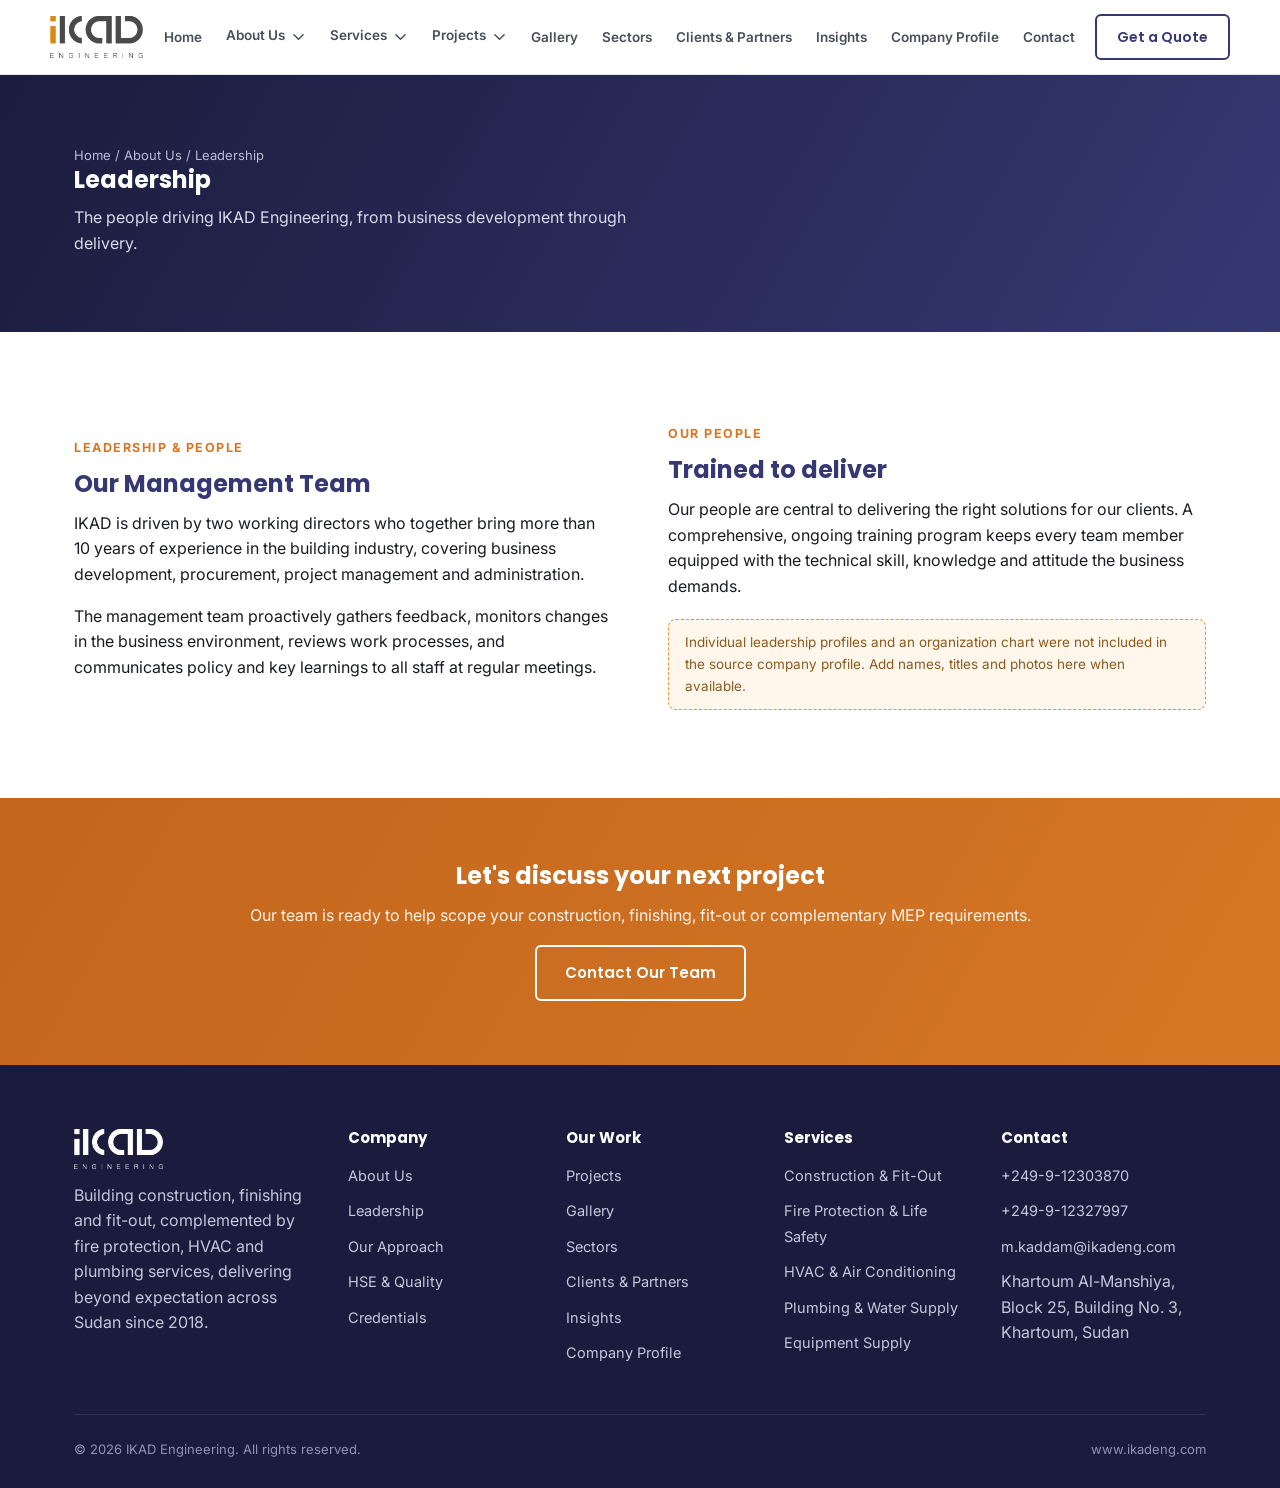
<file: leadership.html>
<!DOCTYPE html>
<html lang="en">
<head>
<meta charset="UTF-8">
<meta name="viewport" content="width=device-width, initial-scale=1.0">
<title>Leadership | IKAD Engineering</title>
<meta name="description" content="The management team behind IKAD Engineering, a Khartoum-based building contractor established in 2018.">
<link rel="canonical" href="https://www.ikadeng.com/leadership.html">
<meta property="og:title" content="Leadership — IKAD Engineering">
<meta property="og:description" content="Our management team and people.">
<link rel="icon" type="image/png" href="assets/img/brand/favicon-32.png">
<link rel="preconnect" href="https://fonts.googleapis.com">
<link href="https://fonts.googleapis.com/css2?family=Inter:wght@400;500;600;700&family=Poppins:wght@600;700;800&display=swap" rel="stylesheet">
<link rel="stylesheet" href="assets/css/style.css">
<script>document.documentElement.classList.add("js");</script>
</head>
<body>

<header class="site-header">
  <div class="container nav">
    <a href="index.html" class="brand">
      <img src="assets/img/brand/ikad-logo-full.png" alt="IKAD Engineering logo" width="94" height="42">
    </a>
    <nav aria-label="Primary">
      <ul class="nav-links">
        <li><a href="index.html">Home</a></li>
        <li class="has-dropdown">
          <a href="about.html">About Us</a>
          <button class="dropdown-toggle" type="button" aria-expanded="false" aria-label="Toggle About submenu"><svg viewBox="0 0 12 8" fill="none" xmlns="http://www.w3.org/2000/svg"><path d="M1 1L6 6L11 1" stroke="currentColor" stroke-width="1.6" stroke-linecap="round" stroke-linejoin="round"/></svg></button>
          <ul class="dropdown-menu">
            <li><a href="about.html">Company</a></li>
            <li><a href="leadership.html">Leadership</a></li>
            <li><a href="approach.html">Our Approach</a></li>
            <li><a href="hse-quality.html">HSE &amp; Quality</a></li>
            <li><a href="credentials.html">Credentials</a></li>
          </ul>
        </li>
        <li class="has-dropdown">
          <a href="services.html">Services</a>
          <button class="dropdown-toggle" type="button" aria-expanded="false" aria-label="Toggle Services submenu"><svg viewBox="0 0 12 8" fill="none" xmlns="http://www.w3.org/2000/svg"><path d="M1 1L6 6L11 1" stroke="currentColor" stroke-width="1.6" stroke-linecap="round" stroke-linejoin="round"/></svg></button>
          <ul class="dropdown-menu">
            <li><a href="services.html#construction">Construction</a></li>
            <li><a href="services.html#finishing">Finishing &amp; Fit-Out</a></li>
            <li><a href="services.html#mep">MEP</a></li>
            <li><a href="services.html#fire-protection">Fire &amp; Life Safety</a></li>
            <li><a href="services.html#hvac">HVAC</a></li>
            <li><a href="services.html#plumbing">Plumbing</a></li>
            <li><a href="services.html#supply">Equipment Supply</a></li>
          </ul>
        </li>
        <li class="has-dropdown">
          <a href="projects.html">Projects</a>
          <button class="dropdown-toggle" type="button" aria-expanded="false" aria-label="Toggle Projects submenu"><svg viewBox="0 0 12 8" fill="none" xmlns="http://www.w3.org/2000/svg"><path d="M1 1L6 6L11 1" stroke="currentColor" stroke-width="1.6" stroke-linecap="round" stroke-linejoin="round"/></svg></button>
          <ul class="dropdown-menu">
            <li><a href="projects.html#banking">Banking</a></li>
            <li><a href="projects.html#commercial">Commercial</a></li>
            <li><a href="projects.html#industrial">Industrial</a></li>
            <li><a href="projects.html#retail">Retail</a></li>
            <li><a href="projects.html#fire-protection">Fire Protection</a></li>
          </ul>
        </li>
        <li><a href="gallery.html">Gallery</a></li>
        <li><a href="sectors.html">Sectors</a></li>
        <li><a href="clients.html">Clients &amp; Partners</a></li>
        <li><a href="insights.html">Insights</a></li>
        <li><a href="company-profile.html">Company Profile</a></li>
        <li><a href="contact.html">Contact</a></li>
      </ul>
    </nav>
    <div class="nav-cta">
      <a href="contact.html" class="btn btn-outline-dark">Get a Quote</a>
      <button class="nav-toggle" aria-label="Toggle menu" aria-expanded="false"><span></span><span></span><span></span></button>
    </div>
  </div>
</header>

<main>
  <section class="page-hero">
    <div class="container">
      <div class="breadcrumb"><a href="index.html">Home</a> / About Us / Leadership</div>
      <h1>Leadership</h1>
      <p style="color:#d8daea;max-width:60ch;">The people driving IKAD Engineering, from business development through delivery.</p>
    </div>
  </section>

  <section>
    <div class="container two-col">
      <div class="reveal">
        <span class="eyebrow">Leadership &amp; People</span>
        <h2>Our Management Team</h2>
        <p>IKAD is driven by two working directors who together bring more than 10 years of experience in the building industry, covering business development, procurement, project management and administration.</p>
        <p>The management team proactively gathers feedback, monitors changes in the business environment, reviews work processes, and communicates policy and key learnings to all staff at regular meetings.</p>
      </div>
      <div class="reveal">
        <span class="eyebrow">Our People</span>
        <h2>Trained to deliver</h2>
        <p>Our people are central to delivering the right solutions for our clients. A comprehensive, ongoing training program keeps every team member equipped with the technical skill, knowledge and attitude the business demands.</p>
        <div class="placeholder-note">Individual leadership profiles and an organization chart were not included in the source company profile. Add names, titles and photos here when available.</div>
      </div>
    </div>
  </section>

  <section class="cta-band">
    <div class="container">
      <h2>Let's discuss your next project</h2>
      <p>Our team is ready to help scope your construction, finishing, fit-out or complementary MEP requirements.</p>
      <a href="contact.html" class="btn btn-outline">Contact Our Team</a>
    </div>
  </section>

</main>

<footer class="site-footer">
  <div class="container">
    <div class="footer-grid">
      <div>
        <div class="footer-brand">
          <img src="assets/img/brand/ikad-logo-full.png" alt="IKAD Engineering">
        </div>
        <p>Building construction, finishing and fit-out, complemented by fire protection, HVAC and plumbing services, delivering beyond expectation across Sudan since 2018.</p>
      </div>
      <div>
        <h4>Company</h4>
        <ul>
          <li><a href="about.html">About Us</a></li>
          <li><a href="leadership.html">Leadership</a></li>
          <li><a href="approach.html">Our Approach</a></li>
          <li><a href="hse-quality.html">HSE &amp; Quality</a></li>
          <li><a href="credentials.html">Credentials</a></li>
        </ul>
      </div>
      <div>
        <h4>Our Work</h4>
        <ul>
          <li><a href="projects.html">Projects</a></li>
          <li><a href="gallery.html">Gallery</a></li>
          <li><a href="sectors.html">Sectors</a></li>
          <li><a href="clients.html">Clients &amp; Partners</a></li>
          <li><a href="insights.html">Insights</a></li>
          <li><a href="company-profile.html">Company Profile</a></li>
        </ul>
      </div>
      <div>
        <h4>Services</h4>
        <ul>
          <li><a href="services.html#construction">Construction &amp; Fit-Out</a></li>
          <li><a href="services.html#fire-protection">Fire Protection &amp; Life Safety</a></li>
          <li><a href="services.html#hvac">HVAC &amp; Air Conditioning</a></li>
          <li><a href="services.html#plumbing">Plumbing &amp; Water Supply</a></li>
          <li><a href="services.html#supply">Equipment Supply</a></li>
        </ul>
      </div>
      <div>
        <h4>Contact</h4>
        <ul>
          <li><a href="tel:+249912303870">+249-9-12303870</a></li>
          <li><a href="tel:+249912327997">+249-9-12327997</a></li>
          <li><a href="mailto:m.kaddam@ikadeng.com">m.kaddam@ikadeng.com</a></li>
          <li>Khartoum Al-Manshiya, Block 25, Building No. 3, Khartoum, Sudan</li>
        </ul>
      </div>
    </div>
    <div class="footer-bottom">
      <span>&copy; <span data-year></span> IKAD Engineering. All rights reserved.</span>
      <span>www.ikadeng.com</span>
    </div>
  </div>
</footer>
<div class="mobile-bar">
  <div class="row">
    <a class="call" href="tel:+249912303870">Call Us</a>
    <a class="email" href="mailto:m.kaddam@ikadeng.com">Email Us</a>
  </div>
</div>
<script src="assets/js/main.js"></script>
</body>
</html>
</file>
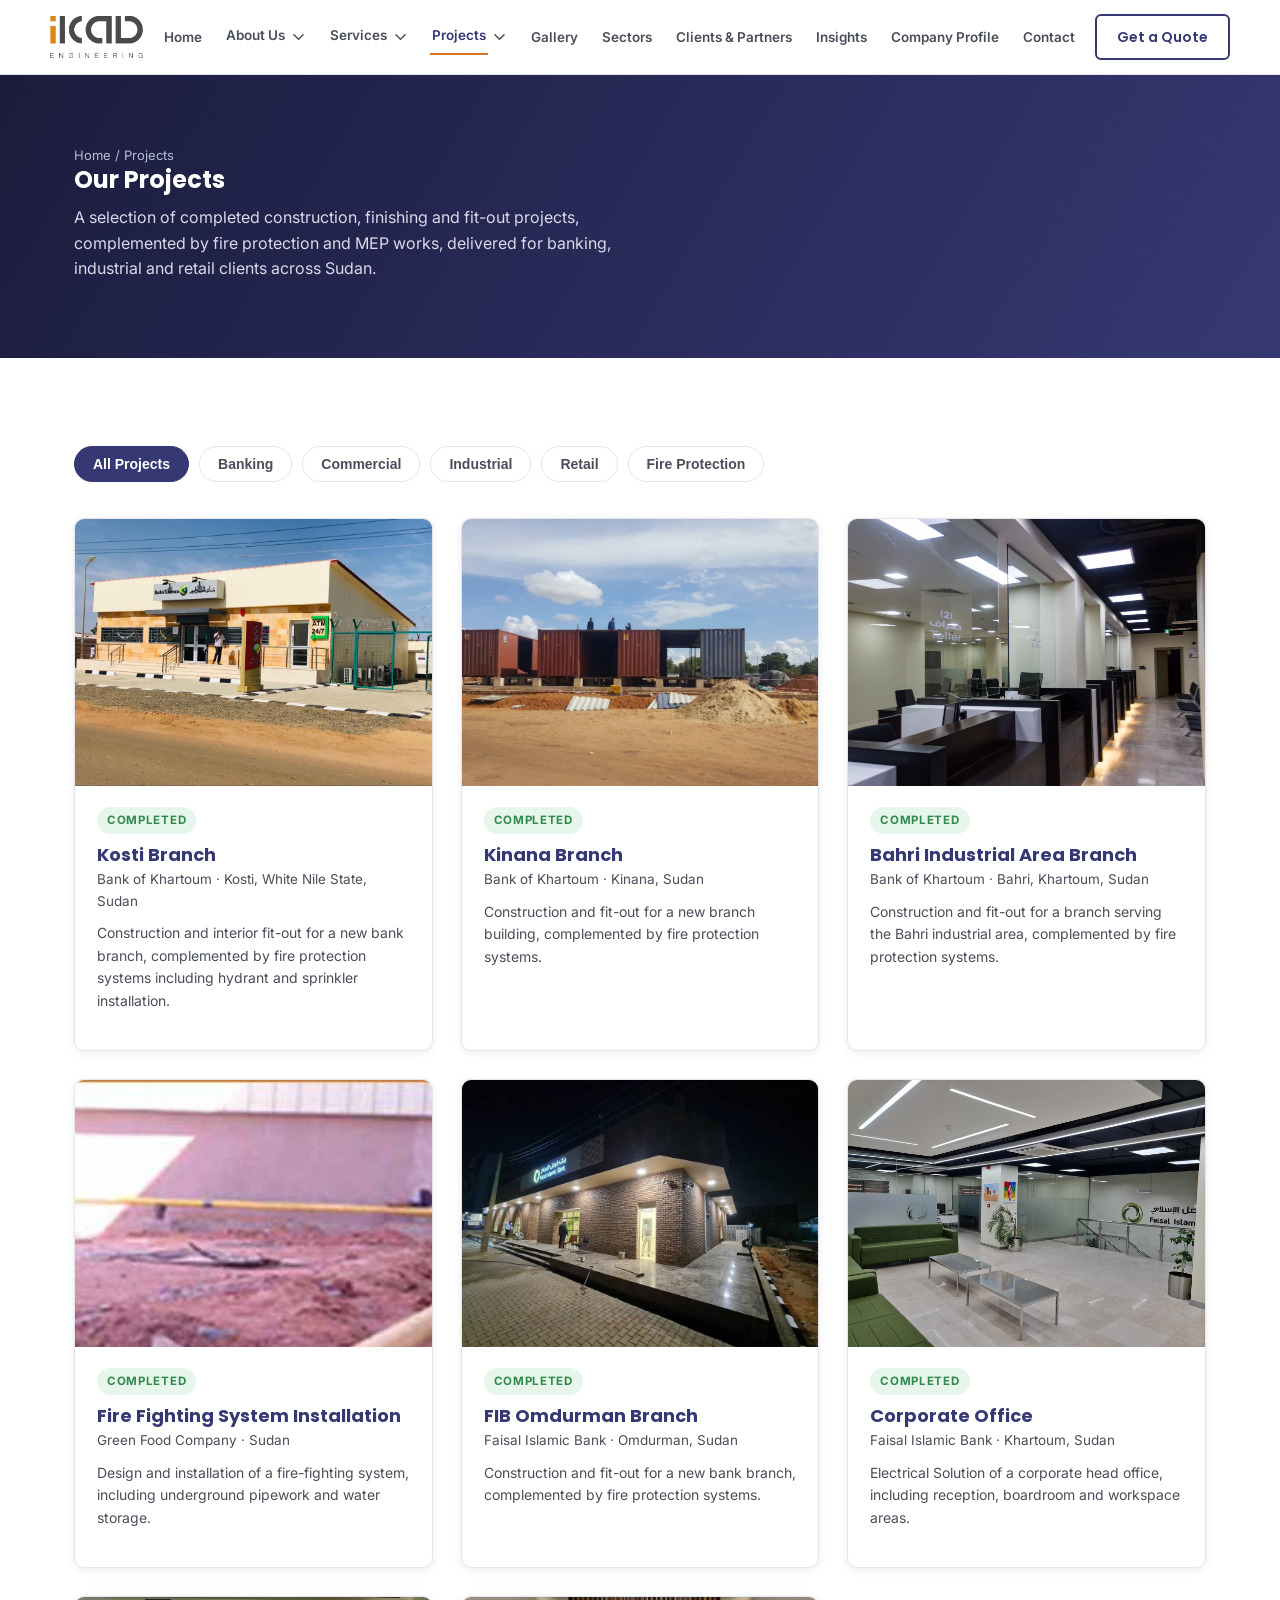
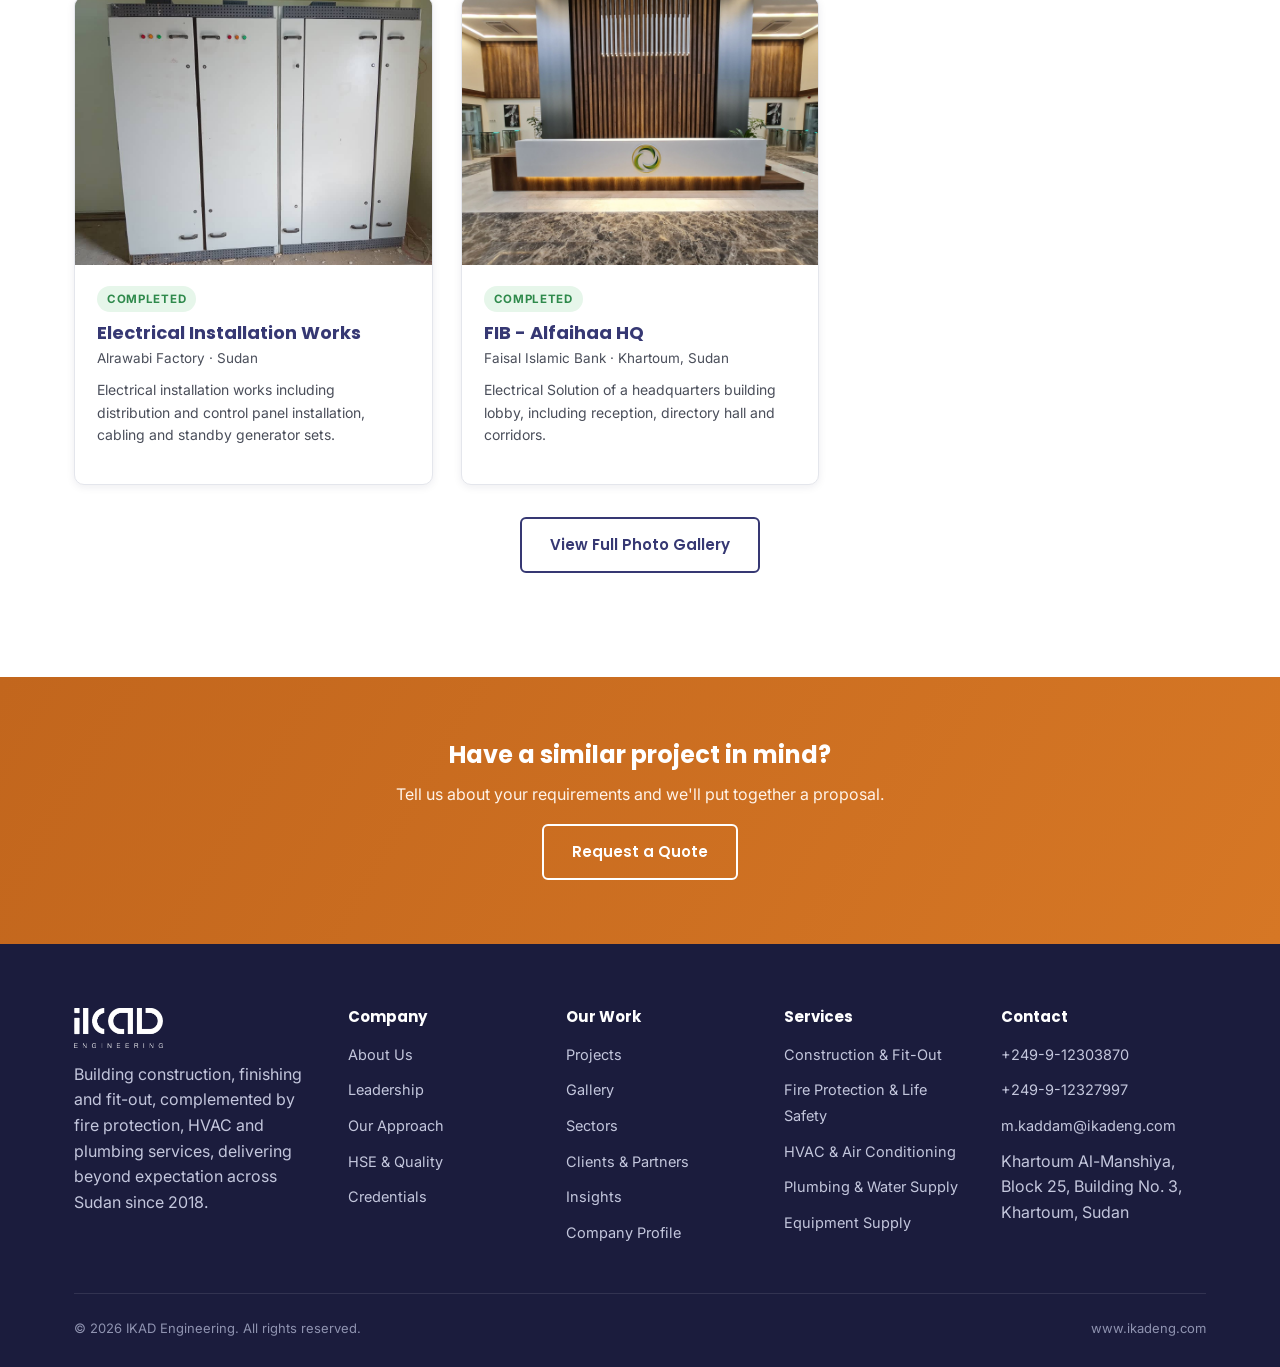
<file: projects.html>
<!DOCTYPE html>
<html lang="en">
<head>
<meta charset="UTF-8">
<meta name="viewport" content="width=device-width, initial-scale=1.0">
<title>Projects | Completed Works — IKAD Engineering</title>
<meta name="description" content="Completed projects delivered by IKAD Engineering for Bank of Khartoum, Faisal Islamic Bank and Green Food Company across Sudan.">
<link rel="canonical" href="https://www.ikadeng.com/projects.html">
<meta property="og:title" content="Projects — IKAD Engineering">
<meta property="og:description" content="Completed construction, finishing, fit-out and complementary MEP projects across Sudan.">
<meta property="og:image" content="assets/img/projects/kinana-branch-exterior-finishing.jpg">
<link rel="icon" type="image/png" href="assets/img/brand/favicon-32.png">
<link rel="preconnect" href="https://fonts.googleapis.com">
<link href="https://fonts.googleapis.com/css2?family=Inter:wght@400;500;600;700&family=Poppins:wght@600;700;800&display=swap" rel="stylesheet">
<link rel="stylesheet" href="assets/css/style.css">
<script>document.documentElement.classList.add("js");</script>
</head>
<body>

<header class="site-header">
  <div class="container nav">
    <a href="index.html" class="brand">
      <img src="assets/img/brand/ikad-logo-full.png" alt="IKAD Engineering logo" width="94" height="42">
    </a>
    <nav aria-label="Primary">
      <ul class="nav-links">
        <li><a href="index.html">Home</a></li>
        <li class="has-dropdown">
          <a href="about.html">About Us</a>
          <button class="dropdown-toggle" type="button" aria-expanded="false" aria-label="Toggle About submenu"><svg viewBox="0 0 12 8" fill="none" xmlns="http://www.w3.org/2000/svg"><path d="M1 1L6 6L11 1" stroke="currentColor" stroke-width="1.6" stroke-linecap="round" stroke-linejoin="round"/></svg></button>
          <ul class="dropdown-menu">
            <li><a href="about.html">Company</a></li>
            <li><a href="leadership.html">Leadership</a></li>
            <li><a href="approach.html">Our Approach</a></li>
            <li><a href="hse-quality.html">HSE &amp; Quality</a></li>
            <li><a href="credentials.html">Credentials</a></li>
          </ul>
        </li>
        <li class="has-dropdown">
          <a href="services.html">Services</a>
          <button class="dropdown-toggle" type="button" aria-expanded="false" aria-label="Toggle Services submenu"><svg viewBox="0 0 12 8" fill="none" xmlns="http://www.w3.org/2000/svg"><path d="M1 1L6 6L11 1" stroke="currentColor" stroke-width="1.6" stroke-linecap="round" stroke-linejoin="round"/></svg></button>
          <ul class="dropdown-menu">
            <li><a href="services.html#construction">Construction</a></li>
            <li><a href="services.html#finishing">Finishing &amp; Fit-Out</a></li>
            <li><a href="services.html#mep">MEP</a></li>
            <li><a href="services.html#fire-protection">Fire &amp; Life Safety</a></li>
            <li><a href="services.html#hvac">HVAC</a></li>
            <li><a href="services.html#plumbing">Plumbing</a></li>
            <li><a href="services.html#supply">Equipment Supply</a></li>
          </ul>
        </li>
        <li class="has-dropdown">
          <a href="projects.html">Projects</a>
          <button class="dropdown-toggle" type="button" aria-expanded="false" aria-label="Toggle Projects submenu"><svg viewBox="0 0 12 8" fill="none" xmlns="http://www.w3.org/2000/svg"><path d="M1 1L6 6L11 1" stroke="currentColor" stroke-width="1.6" stroke-linecap="round" stroke-linejoin="round"/></svg></button>
          <ul class="dropdown-menu">
            <li><a href="projects.html#banking">Banking</a></li>
            <li><a href="projects.html#commercial">Commercial</a></li>
            <li><a href="projects.html#industrial">Industrial</a></li>
            <li><a href="projects.html#retail">Retail</a></li>
            <li><a href="projects.html#fire-protection">Fire Protection</a></li>
          </ul>
        </li>
        <li><a href="gallery.html">Gallery</a></li>
        <li><a href="sectors.html">Sectors</a></li>
        <li><a href="clients.html">Clients &amp; Partners</a></li>
        <li><a href="insights.html">Insights</a></li>
        <li><a href="company-profile.html">Company Profile</a></li>
        <li><a href="contact.html">Contact</a></li>
      </ul>
    </nav>
    <div class="nav-cta">
      <a href="contact.html" class="btn btn-outline-dark">Get a Quote</a>
      <button class="nav-toggle" aria-label="Toggle menu" aria-expanded="false"><span></span><span></span><span></span></button>
    </div>
  </div>
</header>

<main>
  <section class="page-hero">
    <div class="container">
      <div class="breadcrumb"><a href="index.html">Home</a> / Projects</div>
      <h1>Our Projects</h1>
      <p style="color:#d8daea;max-width:60ch;">A selection of completed construction, finishing and fit-out projects, complemented by fire protection and MEP works, delivered for banking, industrial and retail clients across Sudan.</p>
    </div>
  </section>

  <section>
    <div class="container">
      <div class="filter-bar reveal" role="group" aria-label="Filter projects by sector">
        <button class="filter-btn active" data-filter="all">All Projects</button>
        <button class="filter-btn" data-filter="Banking" id="banking">Banking</button>
        <button class="filter-btn" data-filter="Commercial" id="commercial">Commercial</button>
        <button class="filter-btn" data-filter="Industrial" id="industrial">Industrial</button>
        <button class="filter-btn" data-filter="Retail" id="retail">Retail</button>
        <button class="filter-btn" data-filter="Fire Protection" id="fire-protection">Fire Protection</button>
      </div>

      <div class="grid grid-3">
        <div class="project-card reveal" data-client="Bank of Khartoum" data-sector="Banking">
          <div class="thumb"><img src="assets/img/projects/kosti-branch-exterior.jpg" alt="Bank of Khartoum Kosti branch completed project" loading="lazy"></div>
          <div class="body">
            <span class="status">Completed</span>
            <h3>Kosti Branch</h3>
            <div class="meta">Bank of Khartoum &middot; Kosti, White Nile State, Sudan</div>
            <p class="scope">Construction and interior fit-out for a new bank branch, complemented by fire protection systems including hydrant and sprinkler installation.</p>
          </div>
        </div>

        <div class="project-card reveal" data-client="Bank of Khartoum" data-sector="Banking">
          <div class="thumb"><img src="assets/img/projects/kinana-branch-container-assembly.jpg" alt="Bank of Khartoum Kinana branch completed project" loading="lazy"></div>
          <div class="body">
            <span class="status">Completed</span>
            <h3>Kinana Branch</h3>
            <div class="meta">Bank of Khartoum &middot; Kinana, Sudan</div>
            <p class="scope">Construction and fit-out for a new branch building, complemented by fire protection systems.</p>
          </div>
        </div>

        <div class="project-card reveal" data-client="Bank of Khartoum" data-sector="Banking">
          <div class="thumb"><img src="assets/img/projects/bahri-branch-teller-area.jpg" alt="Bank of Khartoum Bahri Industrial Area branch completed project" loading="lazy"></div>
          <div class="body">
            <span class="status">Completed</span>
            <h3>Bahri Industrial Area Branch</h3>
            <div class="meta">Bank of Khartoum &middot; Bahri, Khartoum, Sudan</div>
            <p class="scope">Construction and fit-out for a branch serving the Bahri industrial area, complemented by fire protection systems.</p>
          </div>
        </div>

        <div class="project-card reveal" data-client="Green Food Company" data-sector="Industrial|Fire Protection">
          <div class="thumb"><img src="assets/img/projects/green-food-firefighting-pipework.jpg" alt="Green Food Company fire fighting system installation" loading="lazy"></div>
          <div class="body">
            <span class="status">Completed</span>
            <h3>Fire Fighting System Installation</h3>
            <div class="meta">Green Food Company &middot; Sudan</div>
            <p class="scope">Design and installation of a fire-fighting system, including underground pipework and water storage.</p>
          </div>
        </div>

        <div class="project-card reveal" data-client="Faisal Islamic Bank" data-sector="Banking">
          <div class="thumb"><img src="assets/img/projects/fib-omdurman-branch-exterior.jpg" alt="Faisal Islamic Bank Omdurman branch completed project" loading="lazy"></div>
          <div class="body">
            <span class="status">Completed</span>
            <h3>FIB Omdurman Branch</h3>
            <div class="meta">Faisal Islamic Bank &middot; Omdurman, Sudan</div>
            <p class="scope">Construction and fit-out for a new bank branch, complemented by fire protection systems.</p>
          </div>
        </div>

        <div class="project-card reveal" data-client="Faisal Islamic Bank" data-sector="Commercial">
          <div class="thumb"><img src="assets/img/projects/faisal-corporate-office-reception.jpg" alt="Faisal Islamic Bank corporate office completed project" loading="lazy"></div>
          <div class="body">
            <span class="status">Completed</span>
            <h3>Corporate Office</h3>
            <div class="meta">Faisal Islamic Bank &middot; Khartoum, Sudan</div>
            <p class="scope">Electrical Solution of a corporate head office, including reception, boardroom and workspace areas.</p>
          </div>
        </div>

        <div class="project-card reveal" data-client="Alrawabi Factory" data-sector="Industrial">
          <div class="thumb"><img src="assets/img/projects/alrawabi-electrical-control-panels.jpg" alt="Alrawabi Factory electrical installation works completed project" loading="lazy"></div>
          <div class="body">
            <span class="status">Completed</span>
            <h3>Electrical Installation Works</h3>
            <div class="meta">Alrawabi Factory &middot; Sudan</div>
            <p class="scope">Electrical installation works including distribution and control panel installation, cabling and standby generator sets.</p>
          </div>
        </div>

        <div class="project-card reveal" data-client="Faisal Islamic Bank" data-sector="Commercial">
          <div class="thumb"><img src="assets/img/projects/fib-alfaihaa-hq-reception-desk.jpg" alt="Faisal Islamic Bank Alfaihaa HQ completed project" loading="lazy"></div>
          <div class="body">
            <span class="status">Completed</span>
            <h3>FIB - Alfaihaa HQ</h3>
            <div class="meta">Faisal Islamic Bank &middot; Khartoum, Sudan</div>
            <p class="scope">Electrical Solution of a headquarters building lobby, including reception, directory hall and corridors.</p>
          </div>
        </div>
      </div>

      <p id="filter-empty-note" class="placeholder-note" style="display:none;text-align:center;">No retail projects to show yet. Check back soon, or see our other completed work above.</p>

      <p style="text-align:center;margin-top:32px;"><a href="gallery.html" class="btn btn-outline-dark">View Full Photo Gallery</a></p>
    </div>
  </section>

  <section class="cta-band">
    <div class="container">
      <h2>Have a similar project in mind?</h2>
      <p>Tell us about your requirements and we'll put together a proposal.</p>
      <a href="contact.html" class="btn btn-outline">Request a Quote</a>
    </div>
  </section>
</main>

<footer class="site-footer">
  <div class="container">
    <div class="footer-grid">
      <div>
        <div class="footer-brand">
          <img src="assets/img/brand/ikad-logo-full.png" alt="IKAD Engineering">
        </div>
        <p>Building construction, finishing and fit-out, complemented by fire protection, HVAC and plumbing services, delivering beyond expectation across Sudan since 2018.</p>
      </div>
      <div>
        <h4>Company</h4>
        <ul>
          <li><a href="about.html">About Us</a></li>
          <li><a href="leadership.html">Leadership</a></li>
          <li><a href="approach.html">Our Approach</a></li>
          <li><a href="hse-quality.html">HSE &amp; Quality</a></li>
          <li><a href="credentials.html">Credentials</a></li>
        </ul>
      </div>
      <div>
        <h4>Our Work</h4>
        <ul>
          <li><a href="projects.html">Projects</a></li>
          <li><a href="gallery.html">Gallery</a></li>
          <li><a href="sectors.html">Sectors</a></li>
          <li><a href="clients.html">Clients &amp; Partners</a></li>
          <li><a href="insights.html">Insights</a></li>
          <li><a href="company-profile.html">Company Profile</a></li>
        </ul>
      </div>
      <div>
        <h4>Services</h4>
        <ul>
          <li><a href="services.html#construction">Construction &amp; Fit-Out</a></li>
          <li><a href="services.html#fire-protection">Fire Protection &amp; Life Safety</a></li>
          <li><a href="services.html#hvac">HVAC &amp; Air Conditioning</a></li>
          <li><a href="services.html#plumbing">Plumbing &amp; Water Supply</a></li>
          <li><a href="services.html#supply">Equipment Supply</a></li>
        </ul>
      </div>
      <div>
        <h4>Contact</h4>
        <ul>
          <li><a href="tel:+249912303870">+249-9-12303870</a></li>
          <li><a href="tel:+249912327997">+249-9-12327997</a></li>
          <li><a href="mailto:m.kaddam@ikadeng.com">m.kaddam@ikadeng.com</a></li>
          <li>Khartoum Al-Manshiya, Block 25, Building No. 3, Khartoum, Sudan</li>
        </ul>
      </div>
    </div>
    <div class="footer-bottom">
      <span>&copy; <span data-year></span> IKAD Engineering. All rights reserved.</span>
      <span>www.ikadeng.com</span>
    </div>
  </div>
</footer>
<div class="mobile-bar">
  <div class="row">
    <a class="call" href="tel:+249912303870">Call Us</a>
    <a class="email" href="mailto:m.kaddam@ikadeng.com">Email Us</a>
  </div>
</div>
<script src="assets/js/main.js"></script>
</body>
</html>
</file>
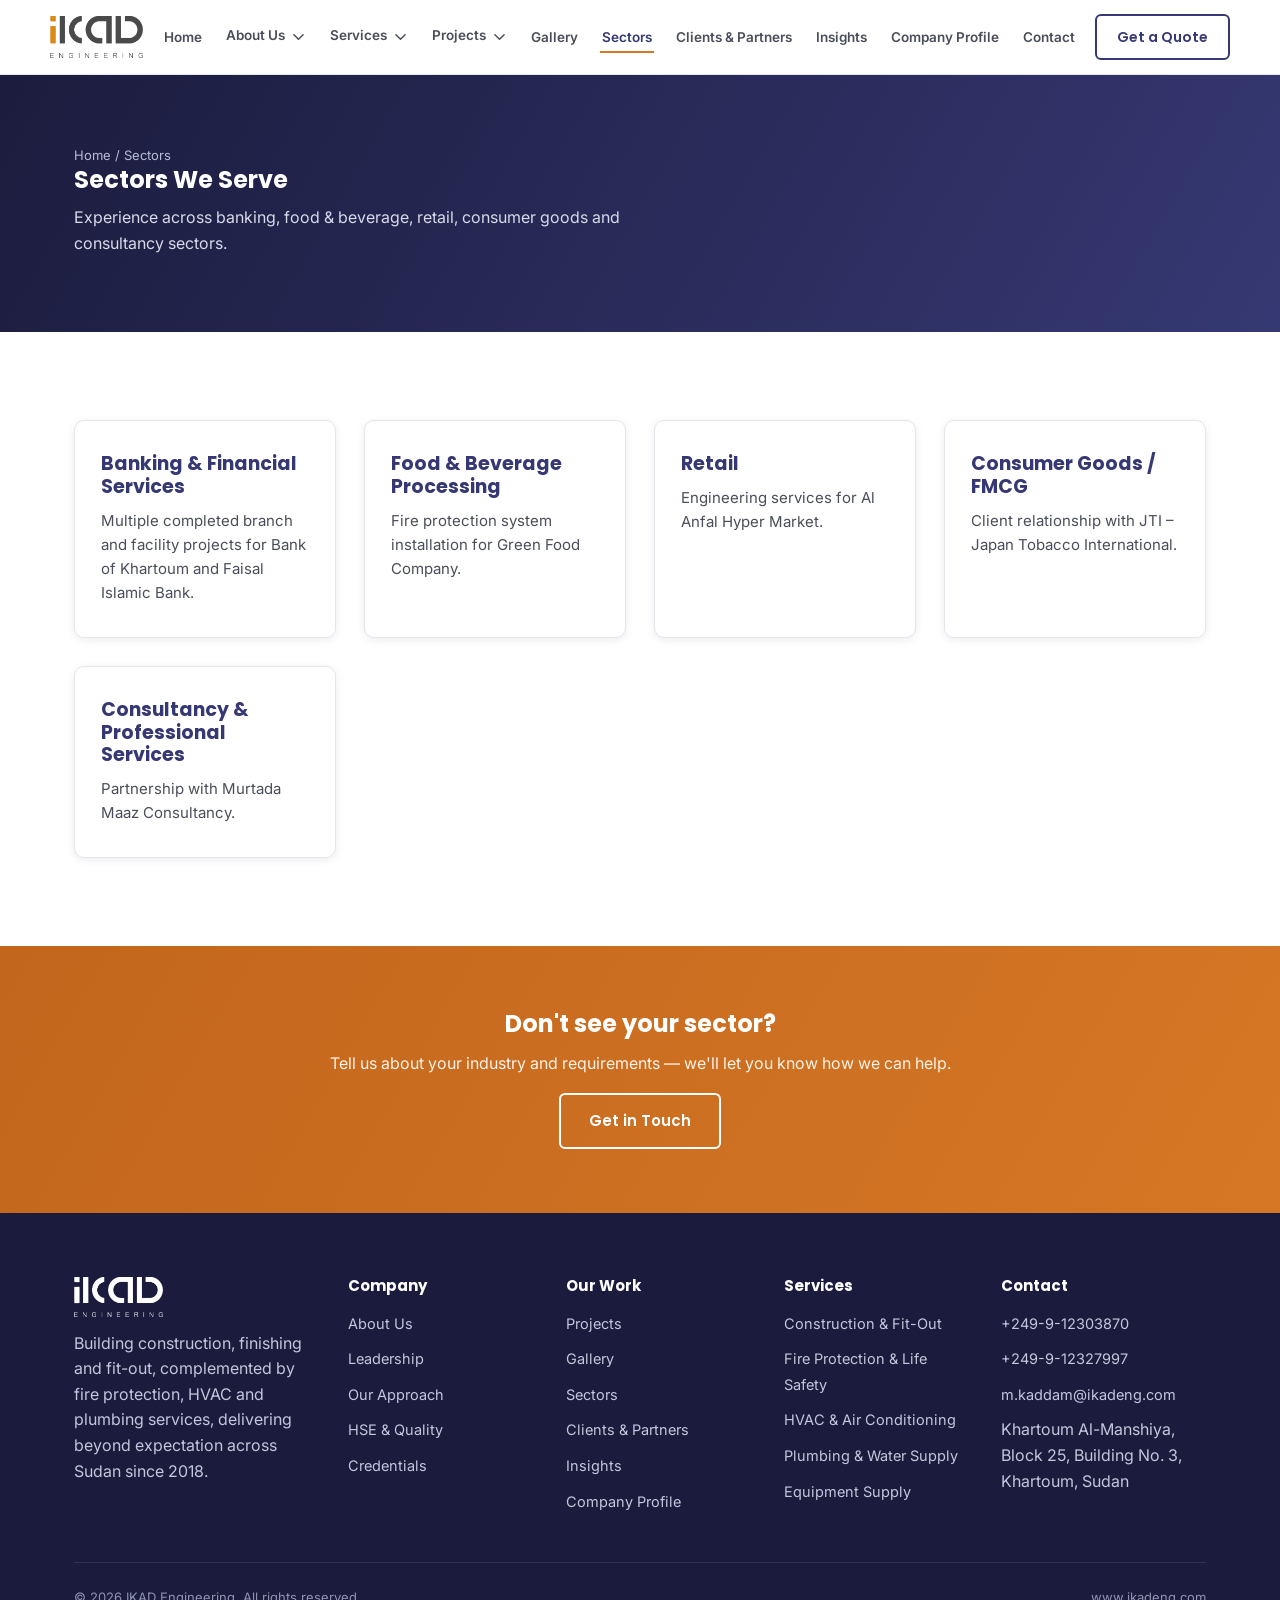
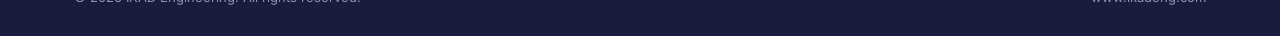
<file: sectors.html>
<!DOCTYPE html>
<html lang="en">
<head>
<meta charset="UTF-8">
<meta name="viewport" content="width=device-width, initial-scale=1.0">
<title>Sectors | IKAD Engineering</title>
<meta name="description" content="Industries IKAD Engineering serves, including banking & financial services, food & beverage processing, retail, consumer goods and consultancy.">
<link rel="canonical" href="https://www.ikadeng.com/sectors.html">
<meta property="og:title" content="Sectors — IKAD Engineering">
<meta property="og:description" content="Industries we serve.">
<link rel="icon" type="image/png" href="assets/img/brand/favicon-32.png">
<link rel="preconnect" href="https://fonts.googleapis.com">
<link href="https://fonts.googleapis.com/css2?family=Inter:wght@400;500;600;700&family=Poppins:wght@600;700;800&display=swap" rel="stylesheet">
<link rel="stylesheet" href="assets/css/style.css">
<script>document.documentElement.classList.add("js");</script>
</head>
<body>

<header class="site-header">
  <div class="container nav">
    <a href="index.html" class="brand">
      <img src="assets/img/brand/ikad-logo-full.png" alt="IKAD Engineering logo" width="94" height="42">
    </a>
    <nav aria-label="Primary">
      <ul class="nav-links">
        <li><a href="index.html">Home</a></li>
        <li class="has-dropdown">
          <a href="about.html">About Us</a>
          <button class="dropdown-toggle" type="button" aria-expanded="false" aria-label="Toggle About submenu"><svg viewBox="0 0 12 8" fill="none" xmlns="http://www.w3.org/2000/svg"><path d="M1 1L6 6L11 1" stroke="currentColor" stroke-width="1.6" stroke-linecap="round" stroke-linejoin="round"/></svg></button>
          <ul class="dropdown-menu">
            <li><a href="about.html">Company</a></li>
            <li><a href="leadership.html">Leadership</a></li>
            <li><a href="approach.html">Our Approach</a></li>
            <li><a href="hse-quality.html">HSE &amp; Quality</a></li>
            <li><a href="credentials.html">Credentials</a></li>
          </ul>
        </li>
        <li class="has-dropdown">
          <a href="services.html">Services</a>
          <button class="dropdown-toggle" type="button" aria-expanded="false" aria-label="Toggle Services submenu"><svg viewBox="0 0 12 8" fill="none" xmlns="http://www.w3.org/2000/svg"><path d="M1 1L6 6L11 1" stroke="currentColor" stroke-width="1.6" stroke-linecap="round" stroke-linejoin="round"/></svg></button>
          <ul class="dropdown-menu">
            <li><a href="services.html#construction">Construction</a></li>
            <li><a href="services.html#finishing">Finishing &amp; Fit-Out</a></li>
            <li><a href="services.html#mep">MEP</a></li>
            <li><a href="services.html#fire-protection">Fire &amp; Life Safety</a></li>
            <li><a href="services.html#hvac">HVAC</a></li>
            <li><a href="services.html#plumbing">Plumbing</a></li>
            <li><a href="services.html#supply">Equipment Supply</a></li>
          </ul>
        </li>
        <li class="has-dropdown">
          <a href="projects.html">Projects</a>
          <button class="dropdown-toggle" type="button" aria-expanded="false" aria-label="Toggle Projects submenu"><svg viewBox="0 0 12 8" fill="none" xmlns="http://www.w3.org/2000/svg"><path d="M1 1L6 6L11 1" stroke="currentColor" stroke-width="1.6" stroke-linecap="round" stroke-linejoin="round"/></svg></button>
          <ul class="dropdown-menu">
            <li><a href="projects.html#banking">Banking</a></li>
            <li><a href="projects.html#commercial">Commercial</a></li>
            <li><a href="projects.html#industrial">Industrial</a></li>
            <li><a href="projects.html#retail">Retail</a></li>
            <li><a href="projects.html#fire-protection">Fire Protection</a></li>
          </ul>
        </li>
        <li><a href="gallery.html">Gallery</a></li>
        <li><a href="sectors.html">Sectors</a></li>
        <li><a href="clients.html">Clients &amp; Partners</a></li>
        <li><a href="insights.html">Insights</a></li>
        <li><a href="company-profile.html">Company Profile</a></li>
        <li><a href="contact.html">Contact</a></li>
      </ul>
    </nav>
    <div class="nav-cta">
      <a href="contact.html" class="btn btn-outline-dark">Get a Quote</a>
      <button class="nav-toggle" aria-label="Toggle menu" aria-expanded="false"><span></span><span></span><span></span></button>
    </div>
  </div>
</header>

<main>
  <section class="page-hero">
    <div class="container">
      <div class="breadcrumb"><a href="index.html">Home</a> / Sectors</div>
      <h1>Sectors We Serve</h1>
      <p style="color:#d8daea;max-width:60ch;">Experience across banking, food & beverage, retail, consumer goods and consultancy sectors.</p>
    </div>
  </section>

  <section>
    <div class="container">
      <div class="grid grid-4">
        <div class="card reveal"><h3>Banking &amp; Financial Services</h3><p>Multiple completed branch and facility projects for Bank of Khartoum and Faisal Islamic Bank.</p></div>
        <div class="card reveal"><h3>Food &amp; Beverage Processing</h3><p>Fire protection system installation for Green Food Company.</p></div>
        <div class="card reveal"><h3>Retail</h3><p>Engineering services for Al Anfal Hyper Market.</p></div>
        <div class="card reveal"><h3>Consumer Goods / FMCG</h3><p>Client relationship with JTI &ndash; Japan Tobacco International.</p></div>
        <div class="card reveal"><h3>Consultancy &amp; Professional Services</h3><p>Partnership with Murtada Maaz Consultancy.</p></div>
      </div>
    </div>
  </section>

  <section class="cta-band">
    <div class="container">
      <h2>Don't see your sector?</h2>
      <p>Tell us about your industry and requirements &mdash; we'll let you know how we can help.</p>
      <a href="contact.html" class="btn btn-outline">Get in Touch</a>
    </div>
  </section>

</main>

<footer class="site-footer">
  <div class="container">
    <div class="footer-grid">
      <div>
        <div class="footer-brand">
          <img src="assets/img/brand/ikad-logo-full.png" alt="IKAD Engineering">
        </div>
        <p>Building construction, finishing and fit-out, complemented by fire protection, HVAC and plumbing services, delivering beyond expectation across Sudan since 2018.</p>
      </div>
      <div>
        <h4>Company</h4>
        <ul>
          <li><a href="about.html">About Us</a></li>
          <li><a href="leadership.html">Leadership</a></li>
          <li><a href="approach.html">Our Approach</a></li>
          <li><a href="hse-quality.html">HSE &amp; Quality</a></li>
          <li><a href="credentials.html">Credentials</a></li>
        </ul>
      </div>
      <div>
        <h4>Our Work</h4>
        <ul>
          <li><a href="projects.html">Projects</a></li>
          <li><a href="gallery.html">Gallery</a></li>
          <li><a href="sectors.html">Sectors</a></li>
          <li><a href="clients.html">Clients &amp; Partners</a></li>
          <li><a href="insights.html">Insights</a></li>
          <li><a href="company-profile.html">Company Profile</a></li>
        </ul>
      </div>
      <div>
        <h4>Services</h4>
        <ul>
          <li><a href="services.html#construction">Construction &amp; Fit-Out</a></li>
          <li><a href="services.html#fire-protection">Fire Protection &amp; Life Safety</a></li>
          <li><a href="services.html#hvac">HVAC &amp; Air Conditioning</a></li>
          <li><a href="services.html#plumbing">Plumbing &amp; Water Supply</a></li>
          <li><a href="services.html#supply">Equipment Supply</a></li>
        </ul>
      </div>
      <div>
        <h4>Contact</h4>
        <ul>
          <li><a href="tel:+249912303870">+249-9-12303870</a></li>
          <li><a href="tel:+249912327997">+249-9-12327997</a></li>
          <li><a href="mailto:m.kaddam@ikadeng.com">m.kaddam@ikadeng.com</a></li>
          <li>Khartoum Al-Manshiya, Block 25, Building No. 3, Khartoum, Sudan</li>
        </ul>
      </div>
    </div>
    <div class="footer-bottom">
      <span>&copy; <span data-year></span> IKAD Engineering. All rights reserved.</span>
      <span>www.ikadeng.com</span>
    </div>
  </div>
</footer>
<div class="mobile-bar">
  <div class="row">
    <a class="call" href="tel:+249912303870">Call Us</a>
    <a class="email" href="mailto:m.kaddam@ikadeng.com">Email Us</a>
  </div>
</div>
<script src="assets/js/main.js"></script>
</body>
</html>
</file>
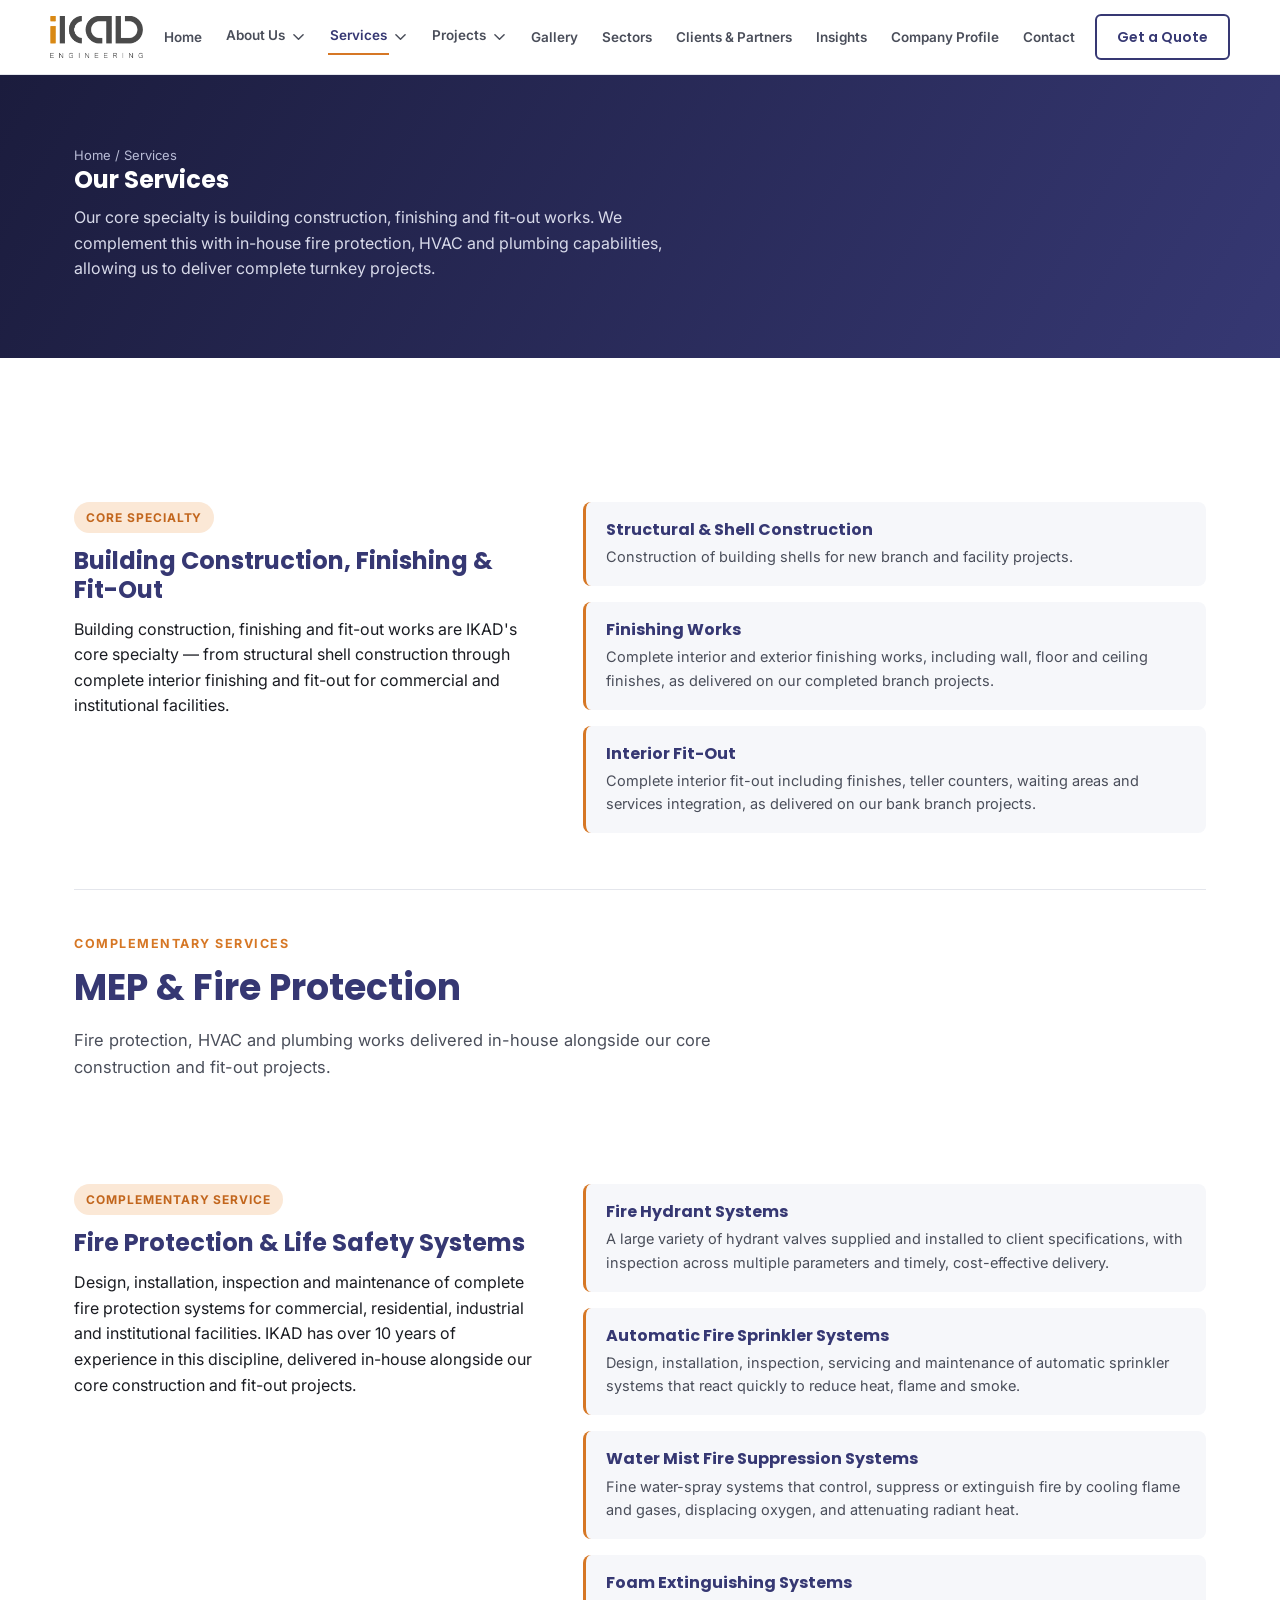
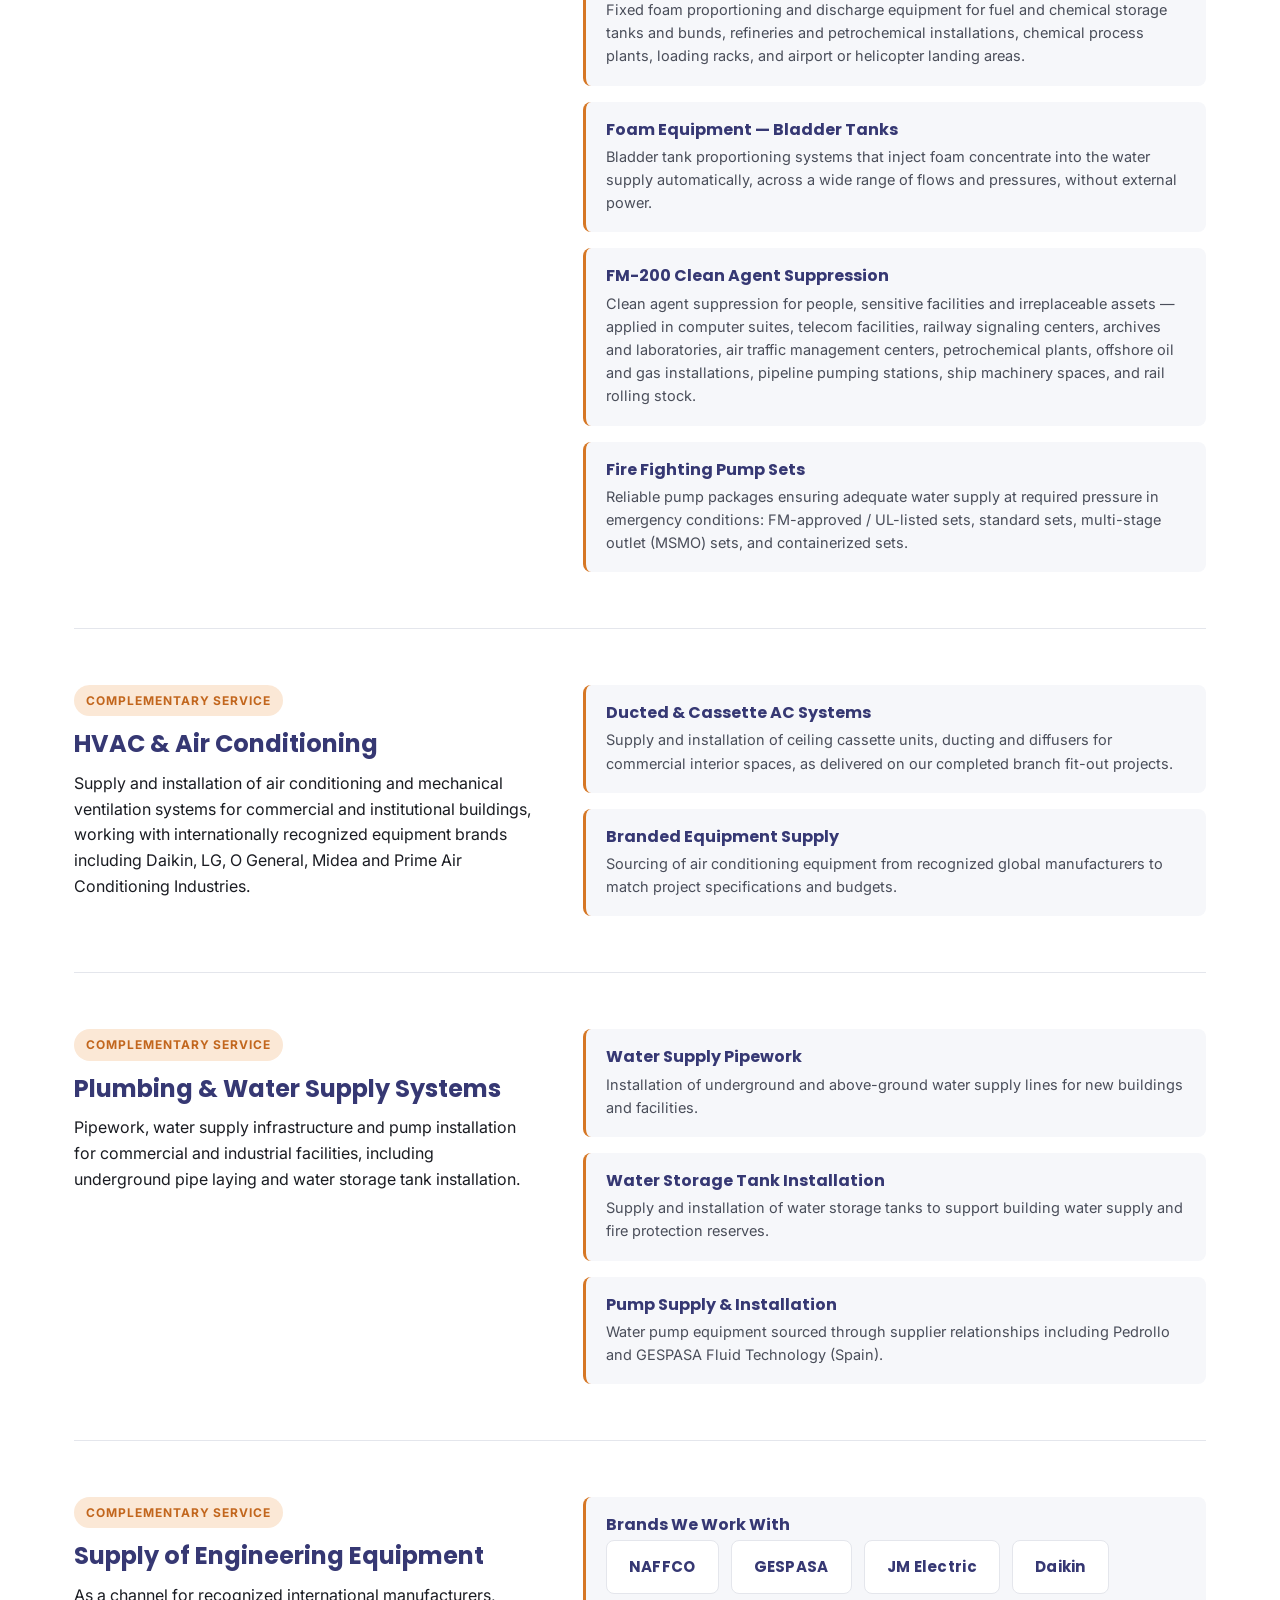
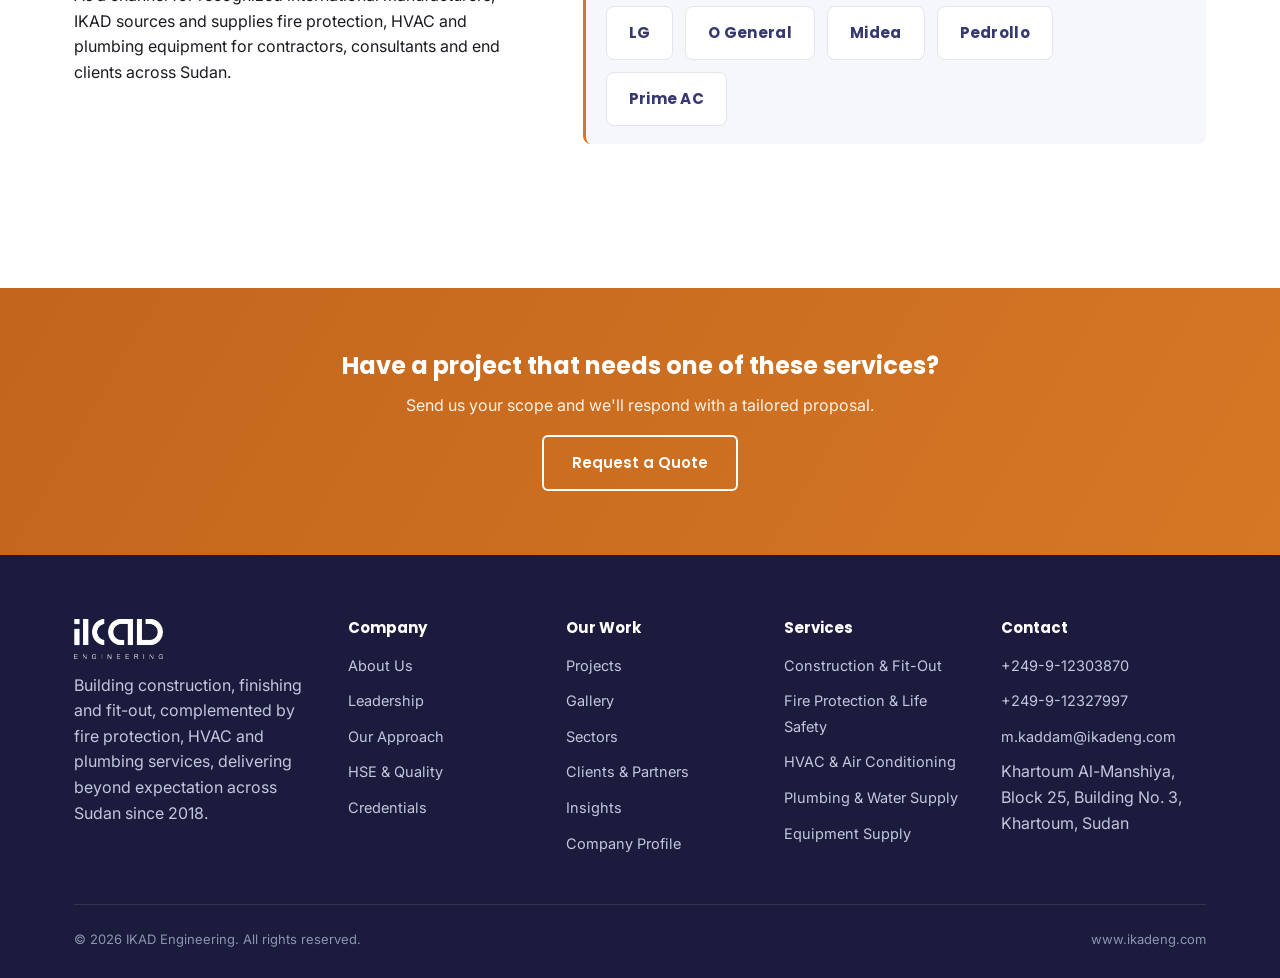
<file: services.html>
<!DOCTYPE html>
<html lang="en">
<head>
<meta charset="UTF-8">
<meta name="viewport" content="width=device-width, initial-scale=1.0">
<title>Services | Building Construction, Finishing &amp; Fit-Out — IKAD Engineering</title>
<meta name="description" content="IKAD Engineering's core specialty is building construction, finishing and fit-out works, complemented by in-house fire protection, HVAC, plumbing and equipment supply.">
<link rel="canonical" href="https://www.ikadeng.com/services.html">
<meta property="og:title" content="Services — IKAD Engineering">
<meta property="og:description" content="Building construction, finishing and fit-out, complemented by fire protection, HVAC, plumbing and equipment supply.">
<meta property="og:image" content="assets/img/projects/bahri-branch-construction.jpg">
<link rel="icon" type="image/png" href="assets/img/brand/favicon-32.png">
<link rel="preconnect" href="https://fonts.googleapis.com">
<link href="https://fonts.googleapis.com/css2?family=Inter:wght@400;500;600;700&family=Poppins:wght@600;700;800&display=swap" rel="stylesheet">
<link rel="stylesheet" href="assets/css/style.css">
<script>document.documentElement.classList.add("js");</script>
</head>
<body>

<header class="site-header">
  <div class="container nav">
    <a href="index.html" class="brand">
      <img src="assets/img/brand/ikad-logo-full.png" alt="IKAD Engineering logo" width="94" height="42">
    </a>
    <nav aria-label="Primary">
      <ul class="nav-links">
        <li><a href="index.html">Home</a></li>
        <li class="has-dropdown">
          <a href="about.html">About Us</a>
          <button class="dropdown-toggle" type="button" aria-expanded="false" aria-label="Toggle About submenu"><svg viewBox="0 0 12 8" fill="none" xmlns="http://www.w3.org/2000/svg"><path d="M1 1L6 6L11 1" stroke="currentColor" stroke-width="1.6" stroke-linecap="round" stroke-linejoin="round"/></svg></button>
          <ul class="dropdown-menu">
            <li><a href="about.html">Company</a></li>
            <li><a href="leadership.html">Leadership</a></li>
            <li><a href="approach.html">Our Approach</a></li>
            <li><a href="hse-quality.html">HSE &amp; Quality</a></li>
            <li><a href="credentials.html">Credentials</a></li>
          </ul>
        </li>
        <li class="has-dropdown">
          <a href="services.html">Services</a>
          <button class="dropdown-toggle" type="button" aria-expanded="false" aria-label="Toggle Services submenu"><svg viewBox="0 0 12 8" fill="none" xmlns="http://www.w3.org/2000/svg"><path d="M1 1L6 6L11 1" stroke="currentColor" stroke-width="1.6" stroke-linecap="round" stroke-linejoin="round"/></svg></button>
          <ul class="dropdown-menu">
            <li><a href="services.html#construction">Construction</a></li>
            <li><a href="services.html#finishing">Finishing &amp; Fit-Out</a></li>
            <li><a href="services.html#mep">MEP</a></li>
            <li><a href="services.html#fire-protection">Fire &amp; Life Safety</a></li>
            <li><a href="services.html#hvac">HVAC</a></li>
            <li><a href="services.html#plumbing">Plumbing</a></li>
            <li><a href="services.html#supply">Equipment Supply</a></li>
          </ul>
        </li>
        <li class="has-dropdown">
          <a href="projects.html">Projects</a>
          <button class="dropdown-toggle" type="button" aria-expanded="false" aria-label="Toggle Projects submenu"><svg viewBox="0 0 12 8" fill="none" xmlns="http://www.w3.org/2000/svg"><path d="M1 1L6 6L11 1" stroke="currentColor" stroke-width="1.6" stroke-linecap="round" stroke-linejoin="round"/></svg></button>
          <ul class="dropdown-menu">
            <li><a href="projects.html#banking">Banking</a></li>
            <li><a href="projects.html#commercial">Commercial</a></li>
            <li><a href="projects.html#industrial">Industrial</a></li>
            <li><a href="projects.html#retail">Retail</a></li>
            <li><a href="projects.html#fire-protection">Fire Protection</a></li>
          </ul>
        </li>
        <li><a href="gallery.html">Gallery</a></li>
        <li><a href="sectors.html">Sectors</a></li>
        <li><a href="clients.html">Clients &amp; Partners</a></li>
        <li><a href="insights.html">Insights</a></li>
        <li><a href="company-profile.html">Company Profile</a></li>
        <li><a href="contact.html">Contact</a></li>
      </ul>
    </nav>
    <div class="nav-cta">
      <a href="contact.html" class="btn btn-outline-dark">Get a Quote</a>
      <button class="nav-toggle" aria-label="Toggle menu" aria-expanded="false"><span></span><span></span><span></span></button>
    </div>
  </div>
</header>

<main>
  <section class="page-hero">
    <div class="container">
      <div class="breadcrumb"><a href="index.html">Home</a> / Services</div>
      <h1>Our Services</h1>
      <p style="color:#d8daea;max-width:60ch;">Our core specialty is building construction, finishing and fit-out works. We complement this with in-house fire protection, HVAC and plumbing capabilities, allowing us to deliver complete turnkey projects.</p>
    </div>
  </section>

  <section>
    <div class="container">

      <div class="service-block reveal" id="construction">
        <div>
          <span class="tag">Core Specialty</span>
          <h2>Building Construction, Finishing &amp; Fit-Out</h2>
          <p>Building construction, finishing and fit-out works are IKAD's core specialty &mdash; from structural shell construction through complete interior finishing and fit-out for commercial and institutional facilities.</p>
        </div>
        <div class="sub-services">
          <div class="sub-service">
            <h4>Structural &amp; Shell Construction</h4>
            <p>Construction of building shells for new branch and facility projects.</p>
          </div>
          <div class="sub-service" id="finishing">
            <h4>Finishing Works</h4>
            <p>Complete interior and exterior finishing works, including wall, floor and ceiling finishes, as delivered on our completed branch projects.</p>
          </div>
          <div class="sub-service">
            <h4>Interior Fit-Out</h4>
            <p>Complete interior fit-out including finishes, teller counters, waiting areas and services integration, as delivered on our bank branch projects.</p>
          </div>
        </div>
      </div>

      <div class="section-head reveal" id="mep" style="margin-top:40px;">
        <span class="eyebrow">Complementary Services</span>
        <h2>MEP &amp; Fire Protection</h2>
        <p>Fire protection, HVAC and plumbing works delivered in-house alongside our core construction and fit-out projects.</p>
      </div>

      <div class="service-block reveal" id="fire-protection">
        <div>
          <span class="tag">Complementary Service</span>
          <h2>Fire Protection &amp; Life Safety Systems</h2>
          <p>Design, installation, inspection and maintenance of complete fire protection systems for commercial, residential, industrial and institutional facilities. IKAD has over 10 years of experience in this discipline, delivered in-house alongside our core construction and fit-out projects.</p>
        </div>
        <div class="sub-services">
          <div class="sub-service">
            <h4>Fire Hydrant Systems</h4>
            <p>A large variety of hydrant valves supplied and installed to client specifications, with inspection across multiple parameters and timely, cost-effective delivery.</p>
          </div>
          <div class="sub-service">
            <h4>Automatic Fire Sprinkler Systems</h4>
            <p>Design, installation, inspection, servicing and maintenance of automatic sprinkler systems that react quickly to reduce heat, flame and smoke.</p>
          </div>
          <div class="sub-service">
            <h4>Water Mist Fire Suppression Systems</h4>
            <p>Fine water-spray systems that control, suppress or extinguish fire by cooling flame and gases, displacing oxygen, and attenuating radiant heat.</p>
          </div>
          <div class="sub-service">
            <h4>Foam Extinguishing Systems</h4>
            <p>Fixed foam proportioning and discharge equipment for fuel and chemical storage tanks and bunds, refineries and petrochemical installations, chemical process plants, loading racks, and airport or helicopter landing areas.</p>
          </div>
          <div class="sub-service">
            <h4>Foam Equipment &mdash; Bladder Tanks</h4>
            <p>Bladder tank proportioning systems that inject foam concentrate into the water supply automatically, across a wide range of flows and pressures, without external power.</p>
          </div>
          <div class="sub-service">
            <h4>FM-200 Clean Agent Suppression</h4>
            <p>Clean agent suppression for people, sensitive facilities and irreplaceable assets &mdash; applied in computer suites, telecom facilities, railway signaling centers, archives and laboratories, air traffic management centers, petrochemical plants, offshore oil and gas installations, pipeline pumping stations, ship machinery spaces, and rail rolling stock.</p>
          </div>
          <div class="sub-service">
            <h4>Fire Fighting Pump Sets</h4>
            <p>Reliable pump packages ensuring adequate water supply at required pressure in emergency conditions: FM-approved / UL-listed sets, standard sets, multi-stage outlet (MSMO) sets, and containerized sets.</p>
          </div>
        </div>
      </div>

      <div class="service-block reveal" id="hvac">
        <div>
          <span class="tag">Complementary Service</span>
          <h2>HVAC &amp; Air Conditioning</h2>
          <p>Supply and installation of air conditioning and mechanical ventilation systems for commercial and institutional buildings, working with internationally recognized equipment brands including Daikin, LG, O General, Midea and Prime Air Conditioning Industries.</p>
        </div>
        <div class="sub-services">
          <div class="sub-service">
            <h4>Ducted &amp; Cassette AC Systems</h4>
            <p>Supply and installation of ceiling cassette units, ducting and diffusers for commercial interior spaces, as delivered on our completed branch fit-out projects.</p>
          </div>
          <div class="sub-service">
            <h4>Branded Equipment Supply</h4>
            <p>Sourcing of air conditioning equipment from recognized global manufacturers to match project specifications and budgets.</p>
          </div>
        </div>
      </div>

      <div class="service-block reveal" id="plumbing">
        <div>
          <span class="tag">Complementary Service</span>
          <h2>Plumbing &amp; Water Supply Systems</h2>
          <p>Pipework, water supply infrastructure and pump installation for commercial and industrial facilities, including underground pipe laying and water storage tank installation.</p>
        </div>
        <div class="sub-services">
          <div class="sub-service">
            <h4>Water Supply Pipework</h4>
            <p>Installation of underground and above-ground water supply lines for new buildings and facilities.</p>
          </div>
          <div class="sub-service">
            <h4>Water Storage Tank Installation</h4>
            <p>Supply and installation of water storage tanks to support building water supply and fire protection reserves.</p>
          </div>
          <div class="sub-service">
            <h4>Pump Supply &amp; Installation</h4>
            <p>Water pump equipment sourced through supplier relationships including Pedrollo and GESPASA Fluid Technology (Spain).</p>
          </div>
        </div>
      </div>

      <div class="service-block reveal" id="supply">
        <div>
          <span class="tag">Complementary Service</span>
          <h2>Supply of Engineering Equipment</h2>
          <p>As a channel for recognized international manufacturers, IKAD sources and supplies fire protection, HVAC and plumbing equipment for contractors, consultants and end clients across Sudan.</p>
        </div>
        <div class="sub-services">
          <div class="sub-service">
            <h4>Brands We Work With</h4>
            <div class="logo-strip" style="justify-content:flex-start;gap:12px;">
              <span class="chip">NAFFCO</span>
              <span class="chip">GESPASA</span>
              <span class="chip">JM Electric</span>
              <span class="chip">Daikin</span>
              <span class="chip">LG</span>
              <span class="chip">O General</span>
              <span class="chip">Midea</span>
              <span class="chip">Pedrollo</span>
              <span class="chip">Prime AC</span>
            </div>
          </div>
        </div>
      </div>

    </div>
  </section>

  <section class="cta-band">
    <div class="container">
      <h2>Have a project that needs one of these services?</h2>
      <p>Send us your scope and we'll respond with a tailored proposal.</p>
      <a href="contact.html" class="btn btn-outline">Request a Quote</a>
    </div>
  </section>
</main>

<footer class="site-footer">
  <div class="container">
    <div class="footer-grid">
      <div>
        <div class="footer-brand">
          <img src="assets/img/brand/ikad-logo-full.png" alt="IKAD Engineering">
        </div>
        <p>Building construction, finishing and fit-out, complemented by fire protection, HVAC and plumbing services, delivering beyond expectation across Sudan since 2018.</p>
      </div>
      <div>
        <h4>Company</h4>
        <ul>
          <li><a href="about.html">About Us</a></li>
          <li><a href="leadership.html">Leadership</a></li>
          <li><a href="approach.html">Our Approach</a></li>
          <li><a href="hse-quality.html">HSE &amp; Quality</a></li>
          <li><a href="credentials.html">Credentials</a></li>
        </ul>
      </div>
      <div>
        <h4>Our Work</h4>
        <ul>
          <li><a href="projects.html">Projects</a></li>
          <li><a href="gallery.html">Gallery</a></li>
          <li><a href="sectors.html">Sectors</a></li>
          <li><a href="clients.html">Clients &amp; Partners</a></li>
          <li><a href="insights.html">Insights</a></li>
          <li><a href="company-profile.html">Company Profile</a></li>
        </ul>
      </div>
      <div>
        <h4>Services</h4>
        <ul>
          <li><a href="services.html#construction">Construction &amp; Fit-Out</a></li>
          <li><a href="services.html#fire-protection">Fire Protection &amp; Life Safety</a></li>
          <li><a href="services.html#hvac">HVAC &amp; Air Conditioning</a></li>
          <li><a href="services.html#plumbing">Plumbing &amp; Water Supply</a></li>
          <li><a href="services.html#supply">Equipment Supply</a></li>
        </ul>
      </div>
      <div>
        <h4>Contact</h4>
        <ul>
          <li><a href="tel:+249912303870">+249-9-12303870</a></li>
          <li><a href="tel:+249912327997">+249-9-12327997</a></li>
          <li><a href="mailto:m.kaddam@ikadeng.com">m.kaddam@ikadeng.com</a></li>
          <li>Khartoum Al-Manshiya, Block 25, Building No. 3, Khartoum, Sudan</li>
        </ul>
      </div>
    </div>
    <div class="footer-bottom">
      <span>&copy; <span data-year></span> IKAD Engineering. All rights reserved.</span>
      <span>www.ikadeng.com</span>
    </div>
  </div>
</footer>
<div class="mobile-bar">
  <div class="row">
    <a class="call" href="tel:+249912303870">Call Us</a>
    <a class="email" href="mailto:m.kaddam@ikadeng.com">Email Us</a>
  </div>
</div>
<script src="assets/js/main.js"></script>
</body>
</html>
</file>
<file: assets/css/style.css>
/* IKAD Engineering — brand colors extracted directly from the company logo */
:root{
  --navy-900:#1b1c3d;
  --navy-800:#242659;
  --navy-700:#363873; /* primary brand navy */
  --navy-600:#454894;
  --orange-600:#c2661d;
  --orange-500:#d67725; /* primary brand orange */
  --orange-400:#e8933f;
  --orange-100:#fbe8d6;
  --ink:#1a1c22;
  --ink-soft:#4a4e5a;
  --paper:#ffffff;
  --paper-soft:#f6f7fa;
  --line:#e4e6ec;
  --radius:10px;
  --shadow-sm:0 2px 8px rgba(27,28,61,0.08);
  --shadow-md:0 12px 32px rgba(27,28,61,0.14);
  --container:1180px;
  --font-head:"Poppins", "Segoe UI", Arial, sans-serif;
  --font-body:"Inter", "Segoe UI", Arial, sans-serif;
}

*,*::before,*::after{box-sizing:border-box;}
html{scroll-behavior:smooth;scroll-padding-top:90px;}
body{
  margin:0;
  font-family:var(--font-body);
  color:var(--ink);
  background:var(--paper);
  line-height:1.6;
  -webkit-font-smoothing:antialiased;
}
img{max-width:100%;display:block;}
a{color:inherit;text-decoration:none;}
h1,h2,h3,h4{font-family:var(--font-head);line-height:1.2;margin:0 0 .5em;color:var(--navy-700);}
p{margin:0 0 1em;}
ul{margin:0;padding:0;}
.container{max-width:var(--container);margin:0 auto;padding:0 24px;}
.visually-hidden{position:absolute;width:1px;height:1px;overflow:hidden;clip:rect(0,0,0,0);white-space:nowrap;}
section{padding:88px 0;}
@media (max-width:768px){ section{padding:56px 0;} }

/* Buttons */
.btn{
  display:inline-flex;align-items:center;justify-content:center;gap:8px;
  padding:14px 28px;border-radius:6px;font-weight:600;font-size:15px;
  border:2px solid transparent;cursor:pointer;transition:all .2s ease;
  font-family:var(--font-head);
}
.btn-primary{background:var(--orange-500);color:#fff;}
.btn-primary:hover{background:var(--orange-600);}
.btn-outline{border-color:#fff;color:#fff;}
.btn-outline:hover{background:#fff;color:var(--navy-700);}
.btn-outline-dark{border-color:var(--navy-700);color:var(--navy-700);}
.btn-outline-dark:hover{background:var(--navy-700);color:#fff;}

/* Header */
.site-header{
  position:sticky;top:0;z-index:100;background:rgba(255,255,255,.97);
  border-bottom:1px solid var(--line);backdrop-filter:blur(6px);
}
.nav{display:flex;align-items:center;justify-content:space-between;padding:14px 0;}
.brand{display:flex;align-items:center;gap:10px;font-family:var(--font-head);font-weight:700;font-size:20px;color:var(--navy-700);}
.brand img{height:42px;width:auto;}
.nav-links{display:flex;gap:20px;list-style:none;align-items:center;flex-wrap:wrap;}
.nav-links a{font-weight:600;font-size:13.5px;color:var(--ink-soft);padding:6px 2px;border-bottom:2px solid transparent;transition:all .2s;white-space:nowrap;}
.nav-links a:hover,.nav-links a.active{color:var(--navy-700);border-color:var(--orange-500);}
.nav-cta{display:flex;align-items:center;gap:14px;}
.nav-cta .btn{padding:10px 20px;font-size:14px;}
.nav-toggle{display:none;background:none;border:none;cursor:pointer;padding:6px;}
.nav-toggle span{display:block;width:24px;height:2px;background:var(--navy-700);margin:5px 0;transition:.2s;}

.has-dropdown{position:relative;display:flex;align-items:center;gap:2px;}
.dropdown-toggle{background:none;border:none;cursor:pointer;padding:4px;color:var(--ink-soft);display:flex;}
.dropdown-toggle svg{width:11px;height:11px;transition:transform .2s;}
.has-dropdown.open .dropdown-toggle svg{transform:rotate(180deg);}
.dropdown-menu{list-style:none;display:none;margin:0;padding:0;}
.has-dropdown.open .dropdown-menu{display:block;}

@media (min-width:961px){
  .dropdown-menu{
    position:absolute;top:100%;left:0;background:#fff;border:1px solid var(--line);border-radius:10px;
    box-shadow:0 16px 40px rgba(20,20,60,.14);padding:8px;min-width:220px;margin-top:14px;z-index:50;
  }
  .dropdown-menu li{margin:0;}
  .dropdown-menu a{display:block;padding:9px 12px;border-radius:6px;font-size:13.5px;border-bottom:none !important;white-space:normal;}
  .dropdown-menu a:hover{background:var(--orange-100);color:var(--navy-700);}
}

@media (max-width:960px){
  .nav-links{
    position:fixed;top:64px;right:0;left:0;height:calc(100vh - 64px);background:#fff;flex-direction:column;
    align-items:flex-start;padding:32px 24px;gap:20px;transform:translateX(100%);transition:transform .25s ease;
    overflow-y:auto;
  }
  .nav-links.open{transform:translateX(0);}
  .nav-toggle{display:block;}
  .nav-cta .btn-outline-dark{display:none;}
  .has-dropdown{flex-direction:column;align-items:flex-start;width:100%;}
  .dropdown-menu{width:100%;padding-left:14px;margin-top:12px;border-left:2px solid var(--line);}
  .has-dropdown.open .dropdown-menu{display:flex;flex-direction:column;gap:14px;}
}

/* Hero */
.hero{
  position:relative;color:#fff;background:linear-gradient(135deg,var(--navy-900) 0%,var(--navy-700) 60%,var(--navy-600) 100%);
  padding:120px 0 100px;overflow:hidden;
}
.hero::after{
  content:"";position:absolute;right:-10%;top:-20%;width:60%;height:140%;
  background:radial-gradient(circle,rgba(214,119,37,.25) 0%,rgba(214,119,37,0) 70%);
}
.hero .container{position:relative;z-index:1;display:grid;grid-template-columns:1.1fr .9fr;gap:56px;align-items:center;}
.hero-eyebrow{display:inline-block;color:var(--orange-400);font-weight:700;letter-spacing:.12em;font-size:13px;text-transform:uppercase;margin-bottom:18px;}
.hero h1{color:#fff;font-size:clamp(32px,4.4vw,52px);margin-bottom:20px;}
.hero p.lead{color:#d8daea;font-size:18px;max-width:52ch;margin-bottom:32px;}
.hero-actions{display:flex;gap:16px;flex-wrap:wrap;margin-bottom:40px;}
.hero-stats{display:flex;gap:36px;flex-wrap:wrap;}
.hero-stats div{border-left:3px solid var(--orange-500);padding-left:14px;}
.hero-stats strong{display:block;font-family:var(--font-head);font-size:26px;color:#fff;}
.hero-stats span{font-size:13px;color:#c3c6dc;}
.hero-media{position:relative;border-radius:var(--radius);overflow:hidden;box-shadow:var(--shadow-md);}
.hero-media img{width:100%;height:100%;object-fit:cover;aspect-ratio:4/5;}
@media (max-width:900px){
  .hero .container{grid-template-columns:1fr;}
  .hero{padding:56px 0 64px;}
}

/* Section headers */
.section-head{max-width:720px;margin:0 0 48px;}
.eyebrow{display:inline-block;color:var(--orange-500);font-weight:700;letter-spacing:.12em;font-size:12.5px;text-transform:uppercase;margin-bottom:12px;}
.section-head h2{font-size:clamp(26px,3vw,36px);}
.section-head p{color:var(--ink-soft);font-size:16.5px;}
.section-head.center{margin-left:auto;margin-right:auto;text-align:center;}

/* Cards / grids */
.grid{display:grid;gap:28px;}
.grid-3{grid-template-columns:repeat(3,1fr);}
.grid-4{grid-template-columns:repeat(4,1fr);}
.grid-2{grid-template-columns:repeat(2,1fr);}
@media (max-width:960px){.grid-3,.grid-4{grid-template-columns:repeat(2,1fr);}}
@media (max-width:640px){.grid-3,.grid-4,.grid-2{grid-template-columns:1fr;}}

.card{
  background:#fff;border:1px solid var(--line);border-radius:var(--radius);
  padding:32px 26px;box-shadow:var(--shadow-sm);transition:transform .2s ease,box-shadow .2s ease;
}
.card:hover{transform:translateY(-4px);box-shadow:var(--shadow-md);}
.card .icon{
  width:52px;height:52px;border-radius:12px;background:var(--orange-100);
  display:flex;align-items:center;justify-content:center;margin-bottom:18px;color:var(--orange-500);
}
.card h3{font-size:19px;margin-bottom:10px;}
.card p{color:var(--ink-soft);font-size:15px;margin-bottom:0;}

.bg-soft{background:var(--paper-soft);}
.bg-navy{background:var(--navy-700);color:#fff;}
.bg-navy h2,.bg-navy h3,.bg-navy .eyebrow{color:#fff;}
.bg-navy p{color:#d8daea;}

/* Services */
.service-block{display:grid;grid-template-columns:.85fr 1.15fr;gap:48px;align-items:start;padding:56px 0;border-bottom:1px solid var(--line);}
.service-block:last-child{border-bottom:none;}
.service-block .tag{display:inline-block;background:var(--orange-100);color:var(--orange-600);font-weight:700;font-size:12px;letter-spacing:.08em;text-transform:uppercase;padding:6px 12px;border-radius:20px;margin-bottom:14px;}
.sub-services{display:grid;gap:16px;}
.sub-service{background:var(--paper-soft);border-radius:8px;padding:18px 20px;border-left:3px solid var(--orange-500);}
.sub-service h4{margin:0 0 6px;font-size:16px;color:var(--navy-700);}
.sub-service p{margin:0;font-size:14.5px;color:var(--ink-soft);}
@media (max-width:860px){.service-block{grid-template-columns:1fr;gap:24px;}}

/* Timeline / list */
.check-list{list-style:none;margin:0;padding:0;display:grid;gap:14px;}
.check-list li{display:flex;gap:12px;align-items:flex-start;color:var(--ink-soft);}
.check-list li::before{content:"";flex:0 0 auto;width:20px;height:20px;margin-top:2px;border-radius:50%;background:var(--orange-500);
  -webkit-mask:url("data:image/svg+xml;utf8,<svg xmlns='http://www.w3.org/2000/svg' viewBox='0 0 24 24'><path fill='black' d='M9 16.2 4.8 12l-1.4 1.4L9 19 21 7l-1.4-1.4z'/></svg>") center/14px no-repeat;
  mask:url("data:image/svg+xml;utf8,<svg xmlns='http://www.w3.org/2000/svg' viewBox='0 0 24 24'><path fill='black' d='M9 16.2 4.8 12l-1.4 1.4L9 19 21 7l-1.4-1.4z'/></svg>") center/14px no-repeat;
}

/* Projects */
.filter-bar{display:flex;gap:10px;flex-wrap:wrap;margin-bottom:36px;}
.filter-btn{
  background:#fff;border:1px solid var(--line);color:var(--ink-soft);font-weight:600;font-size:14px;
  padding:9px 18px;border-radius:24px;cursor:pointer;transition:.2s;
}
.filter-btn:hover{border-color:var(--orange-500);color:var(--orange-500);}
.filter-btn.active{background:var(--navy-700);border-color:var(--navy-700);color:#fff;}
.project-card{border:1px solid var(--line);border-radius:var(--radius);overflow:hidden;background:#fff;box-shadow:var(--shadow-sm);transition:transform .2s,box-shadow .2s;}
.project-card:hover{transform:translateY(-4px);box-shadow:var(--shadow-md);}
.project-card .thumb{aspect-ratio:4/3;overflow:hidden;background:var(--paper-soft);}
.project-card .thumb img{width:100%;height:100%;object-fit:cover;}
.project-card .body{padding:20px 22px 24px;}
.project-card .status{display:inline-block;font-size:11.5px;font-weight:700;letter-spacing:.06em;text-transform:uppercase;color:#2f8a4c;background:#e6f6ea;padding:4px 10px;border-radius:20px;margin-bottom:10px;}
.project-card h3{font-size:18px;margin-bottom:4px;}
.project-card .meta{font-size:13.5px;color:var(--ink-soft);margin-bottom:10px;}
.project-card .scope{font-size:14px;color:var(--ink-soft);}

/* Logos strip */
.logo-strip{display:flex;flex-wrap:wrap;gap:36px;align-items:center;justify-content:center;}
.logo-strip .chip{
  border:1px solid var(--line);border-radius:8px;padding:14px 22px;font-weight:700;
  color:var(--navy-700);background:#fff;font-family:var(--font-head);font-size:15px;letter-spacing:.02em;
}

/* Timeline management */
.two-col{display:grid;grid-template-columns:1fr 1fr;gap:56px;align-items:center;}
@media (max-width:860px){.two-col{grid-template-columns:1fr;}}

/* CTA band */
.cta-band{background:linear-gradient(120deg,var(--orange-600),var(--orange-500));color:#fff;padding:64px 0;text-align:center;}
.cta-band h2{color:#fff;}
.cta-band p{color:#fff3e8;}

/* Contact */
.contact-grid{display:grid;grid-template-columns:.9fr 1.1fr;gap:48px;}
@media (max-width:860px){.contact-grid{grid-template-columns:1fr;}}
.contact-info-card{background:var(--navy-700);color:#fff;border-radius:var(--radius);padding:36px;}
.contact-info-card h3{color:#fff;}
.contact-info-item{display:flex;gap:14px;margin-bottom:22px;align-items:flex-start;}
.contact-info-item .ico{flex:0 0 auto;width:38px;height:38px;border-radius:8px;background:rgba(255,255,255,.12);display:flex;align-items:center;justify-content:center;}
.contact-info-item a,.contact-info-item span{color:#e4e6f4;font-size:14.5px;}
.form-field{margin-bottom:20px;}
.form-field label{display:block;font-weight:600;font-size:14px;margin-bottom:6px;color:var(--navy-700);}
.form-field input,.form-field select,.form-field textarea{
  width:100%;padding:13px 14px;border:1px solid var(--line);border-radius:6px;font-family:var(--font-body);font-size:15px;
  background:#fff;transition:border-color .2s;
}
.form-field input:focus,.form-field select:focus,.form-field textarea:focus{outline:none;border-color:var(--orange-500);}
.form-row{display:grid;grid-template-columns:1fr 1fr;gap:20px;}
@media (max-width:600px){.form-row{grid-template-columns:1fr;}}
.form-note{font-size:13px;color:var(--ink-soft);margin-top:10px;}
.map-wrap{border-radius:var(--radius);overflow:hidden;border:1px solid var(--line);margin-top:28px;}
.map-wrap iframe{width:100%;height:320px;border:0;display:block;}

/* Footer */
.site-footer{background:var(--navy-900);color:#c3c6dc;padding:64px 0 28px;}
.footer-grid{display:grid;grid-template-columns:1.3fr 1fr 1fr 1fr 1.1fr;gap:32px;margin-bottom:48px;}
@media (max-width:1080px){.footer-grid{grid-template-columns:1fr 1fr 1fr;}}
@media (max-width:640px){.footer-grid{grid-template-columns:1fr 1fr;}}
@media (max-width:420px){.footer-grid{grid-template-columns:1fr;}}
.footer-grid h4{color:#fff;font-size:15px;margin-bottom:16px;}
.footer-grid ul{list-style:none;display:grid;gap:10px;}
.footer-grid a{font-size:14.5px;color:#c3c6dc;transition:color .2s;}
.footer-grid a:hover{color:var(--orange-400);}
.footer-brand{display:flex;align-items:center;gap:10px;margin-bottom:14px;}
.footer-brand img{height:40px;filter:brightness(0) invert(1);}
.footer-bottom{border-top:1px solid rgba(255,255,255,.1);padding-top:24px;display:flex;justify-content:space-between;flex-wrap:wrap;gap:12px;font-size:13px;color:#8f93b0;}

/* Sticky mobile call/whatsapp bar */
.mobile-bar{
  display:none;position:fixed;bottom:0;left:0;right:0;z-index:200;background:#fff;
  border-top:1px solid var(--line);box-shadow:0 -4px 16px rgba(0,0,0,.08);
}
.mobile-bar .row{display:flex;}
.mobile-bar a{flex:1;text-align:center;padding:14px 8px;font-weight:700;font-size:14px;}
.mobile-bar a.call{background:var(--navy-700);color:#fff;}
.mobile-bar a.email{background:var(--orange-500);color:#fff;}
@media (max-width:640px){
  .mobile-bar{display:block;}
  body{padding-bottom:54px;}
}

/* Reveal animation — only hides content once JS confirms it can reveal it again
   (see the inline script in <head>); without JS, .reveal content is fully visible. */
.js .reveal{opacity:0;transform:translateY(18px);transition:opacity .6s ease,transform .6s ease;}
.js .reveal.in{opacity:1;transform:none;}
@media (prefers-reduced-motion: reduce){
  .js .reveal{opacity:1;transform:none;transition:none;}
  html{scroll-behavior:auto;}
}

/* Page hero (interior pages) */
.page-hero{background:linear-gradient(120deg,var(--navy-900),var(--navy-700));color:#fff;padding:70px 0 60px;}
.page-hero h1{color:#fff;margin-bottom:10px;}
.breadcrumb{font-size:13px;color:#b9bcd6;}
.breadcrumb a{color:#b9bcd6;}
.breadcrumb a:hover{color:#fff;}

.placeholder-note{
  background:#fff7ec;border:1px dashed var(--orange-400);color:#8a5a1f;font-size:13.5px;
  padding:12px 16px;border-radius:8px;margin-top:20px;
}

/* Gallery */
.gallery-project{padding:48px 0;border-bottom:1px solid var(--line);}
.gallery-project:last-child{border-bottom:none;}
.gallery-project-head{display:flex;justify-content:space-between;align-items:flex-end;flex-wrap:wrap;gap:12px;margin-bottom:24px;}
.gallery-project-head h2{margin-bottom:4px;}
.gallery-project-head .meta{color:var(--ink-soft);font-size:14.5px;}
.gallery-grid{display:grid;grid-template-columns:repeat(auto-fill,minmax(220px,1fr));gap:16px;}
.gallery-grid button{
  border:1px solid var(--line);border-radius:8px;overflow:hidden;padding:0;cursor:zoom-in;
  background:var(--paper-soft);aspect-ratio:4/3;display:block;width:100%;transition:transform .2s,box-shadow .2s;
}
.gallery-grid button:hover{transform:translateY(-3px);box-shadow:var(--shadow-md);}
.gallery-grid button img{width:100%;height:100%;object-fit:cover;display:block;}
.gallery-empty-note{color:var(--ink-soft);font-size:14px;font-style:italic;}

/* Lightbox */
.lightbox{
  position:fixed;inset:0;background:rgba(20,20,30,.92);z-index:500;display:none;
  align-items:center;justify-content:center;padding:32px;
}
.lightbox.open{display:flex;}
.lightbox img{max-width:100%;max-height:90vh;border-radius:6px;box-shadow:0 20px 60px rgba(0,0,0,.5);}
.lightbox-close{
  position:absolute;top:20px;right:24px;background:rgba(255,255,255,.12);color:#fff;border:none;
  width:44px;height:44px;border-radius:50%;font-size:22px;cursor:pointer;line-height:1;
}
.lightbox-close:hover{background:rgba(255,255,255,.24);}
.lightbox-caption{
  position:absolute;bottom:24px;left:0;right:0;text-align:center;color:#fff;font-size:14px;
}
</file>
